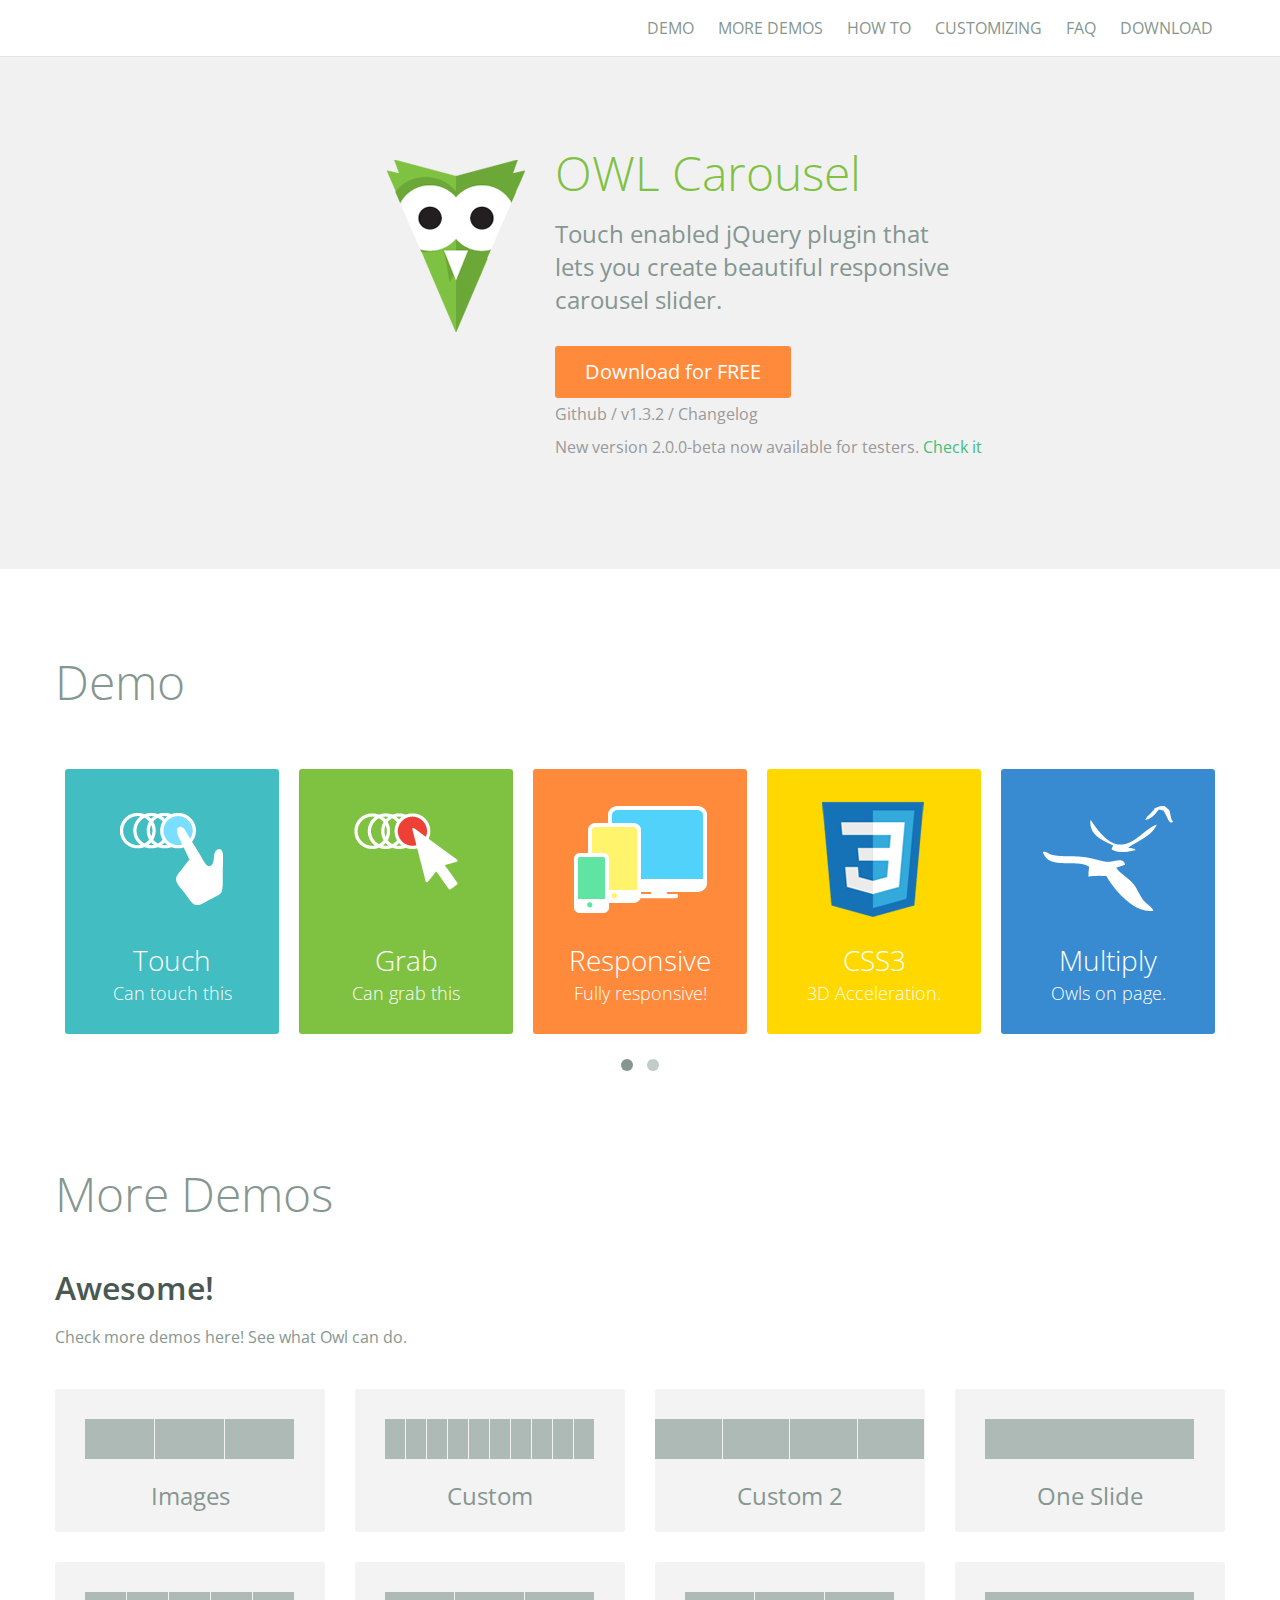
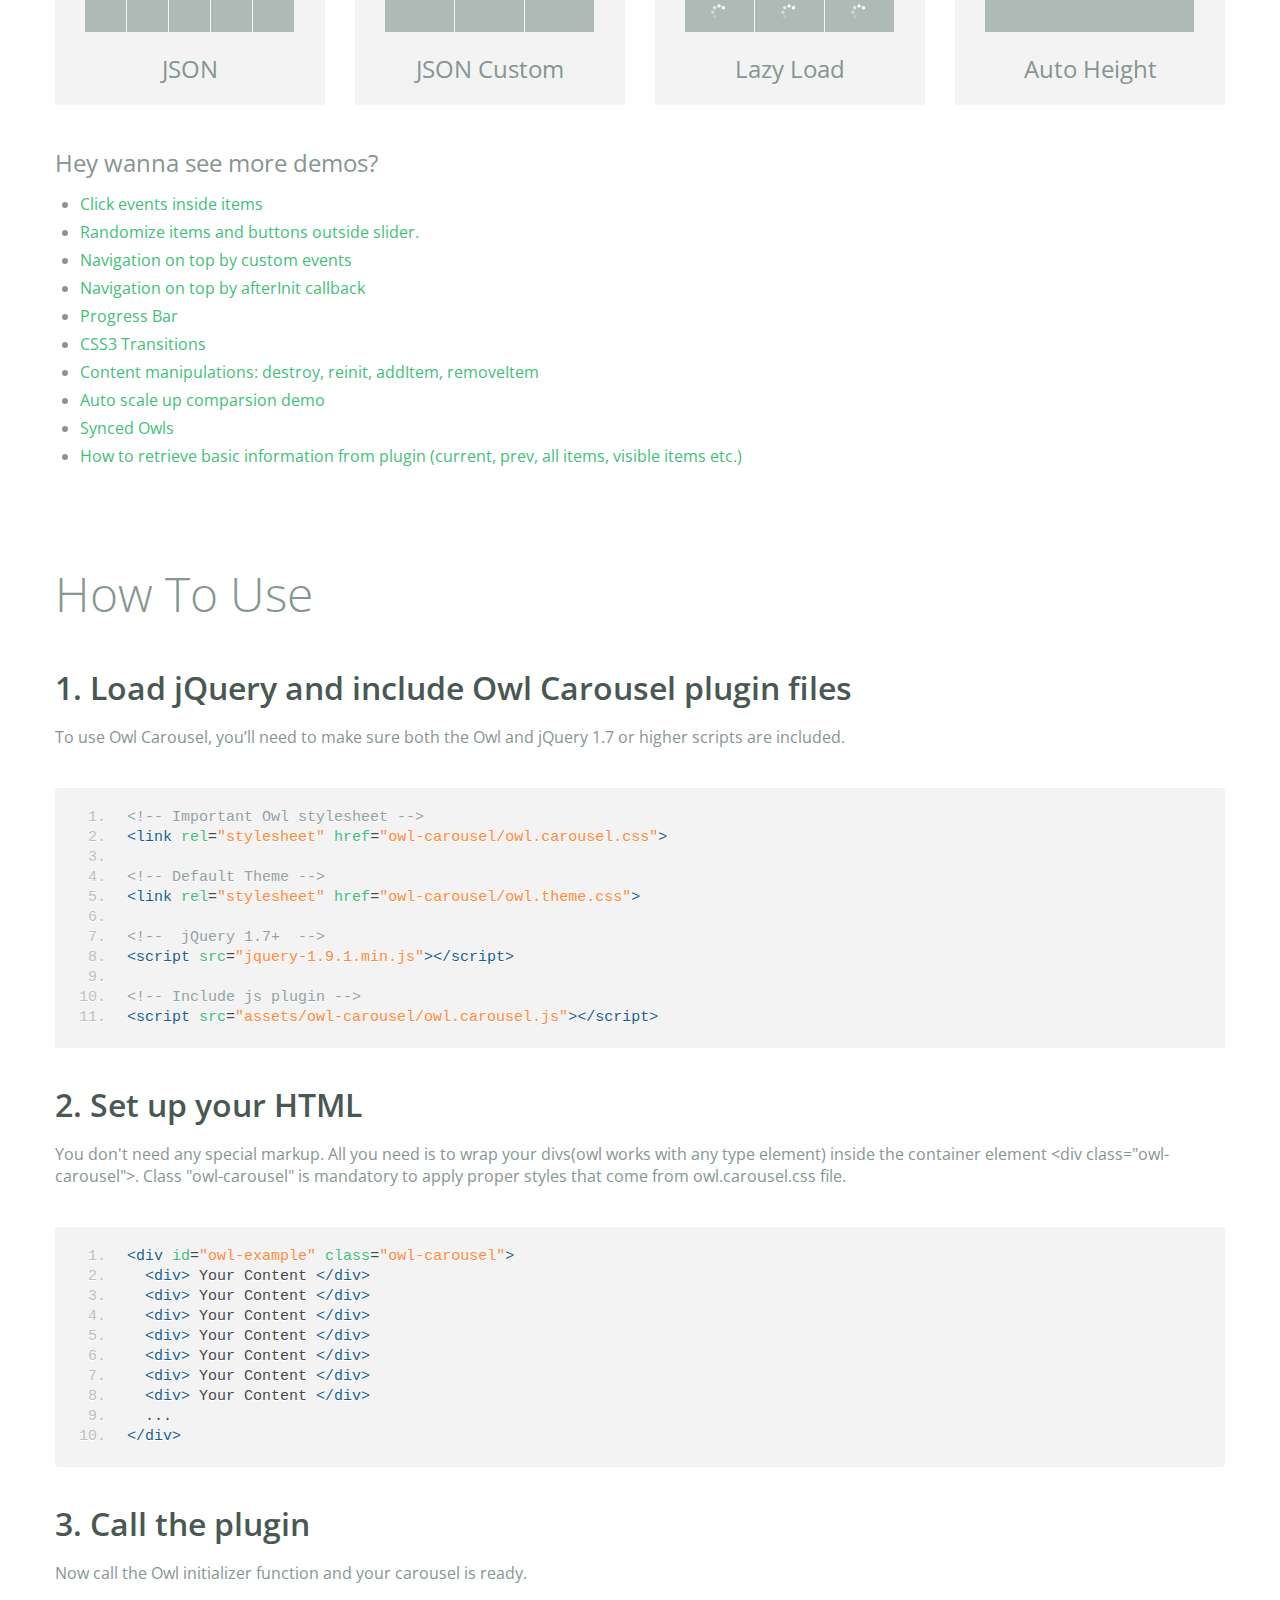
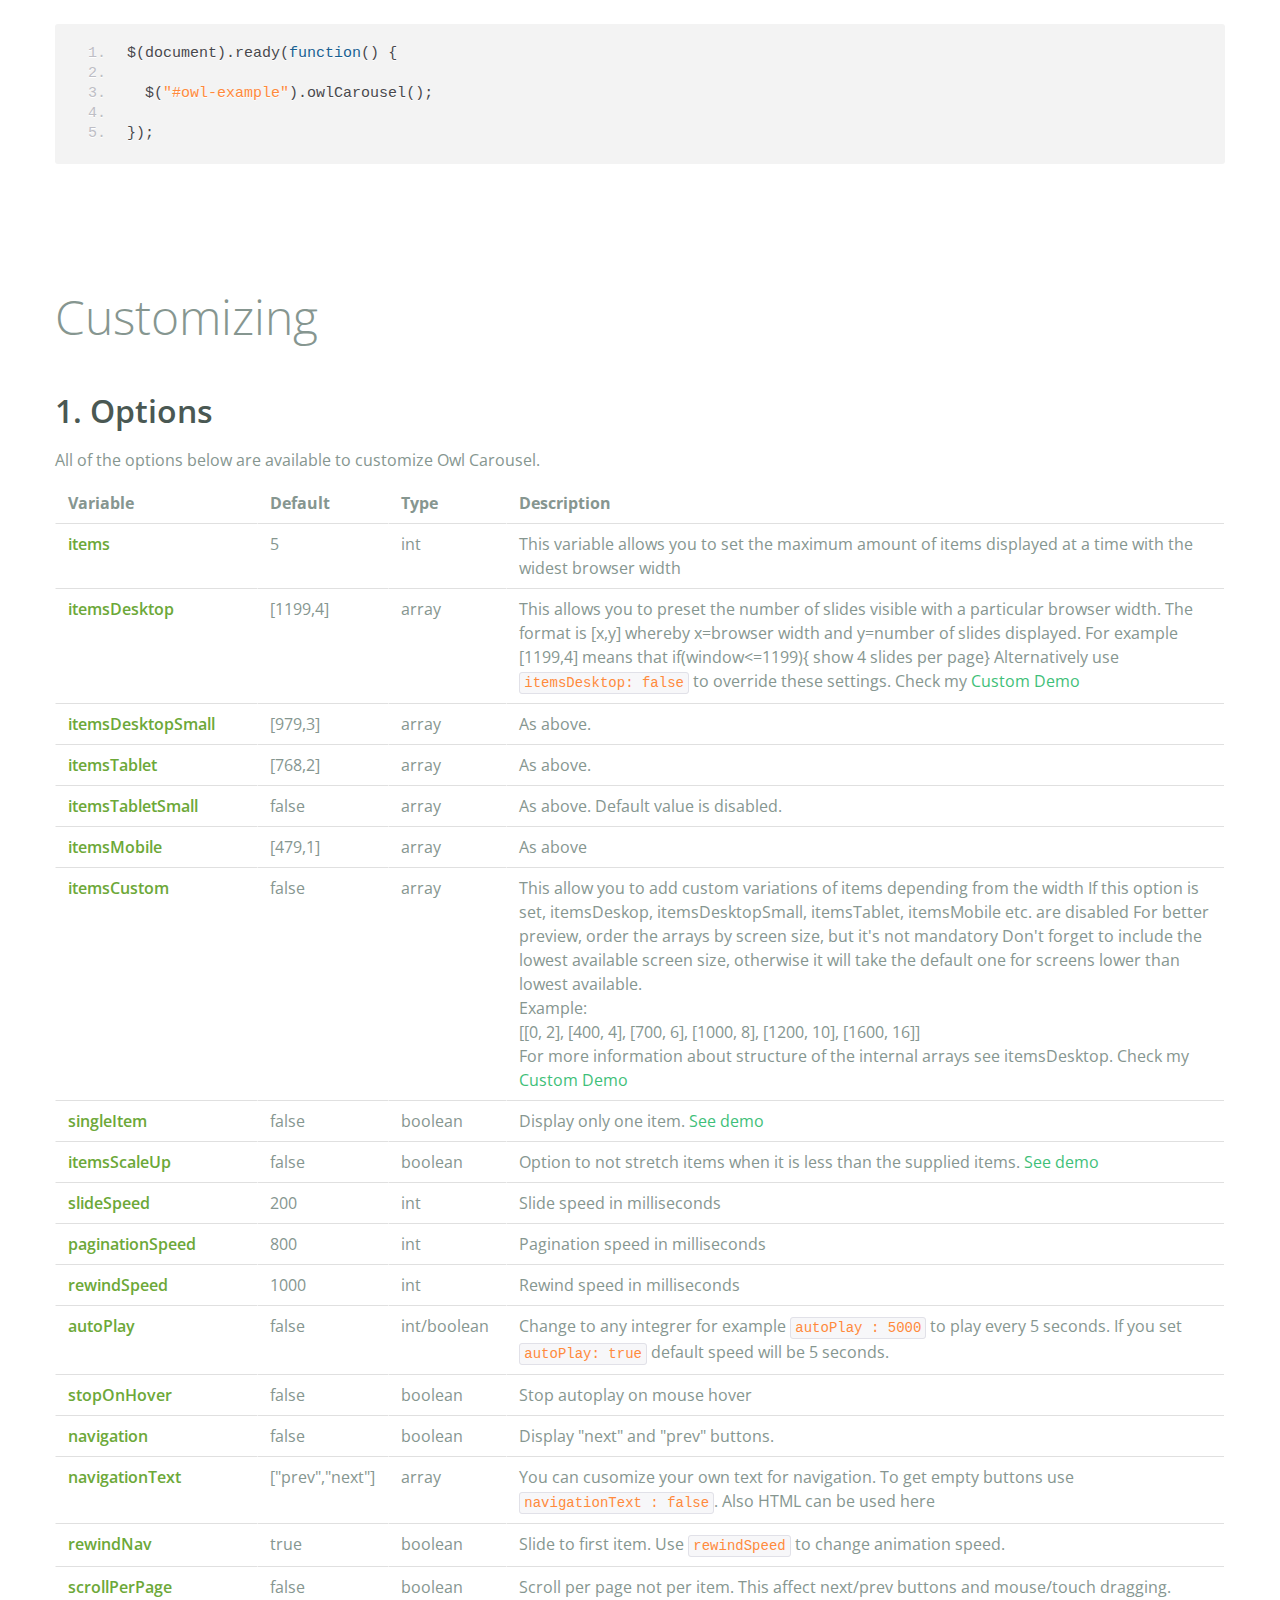
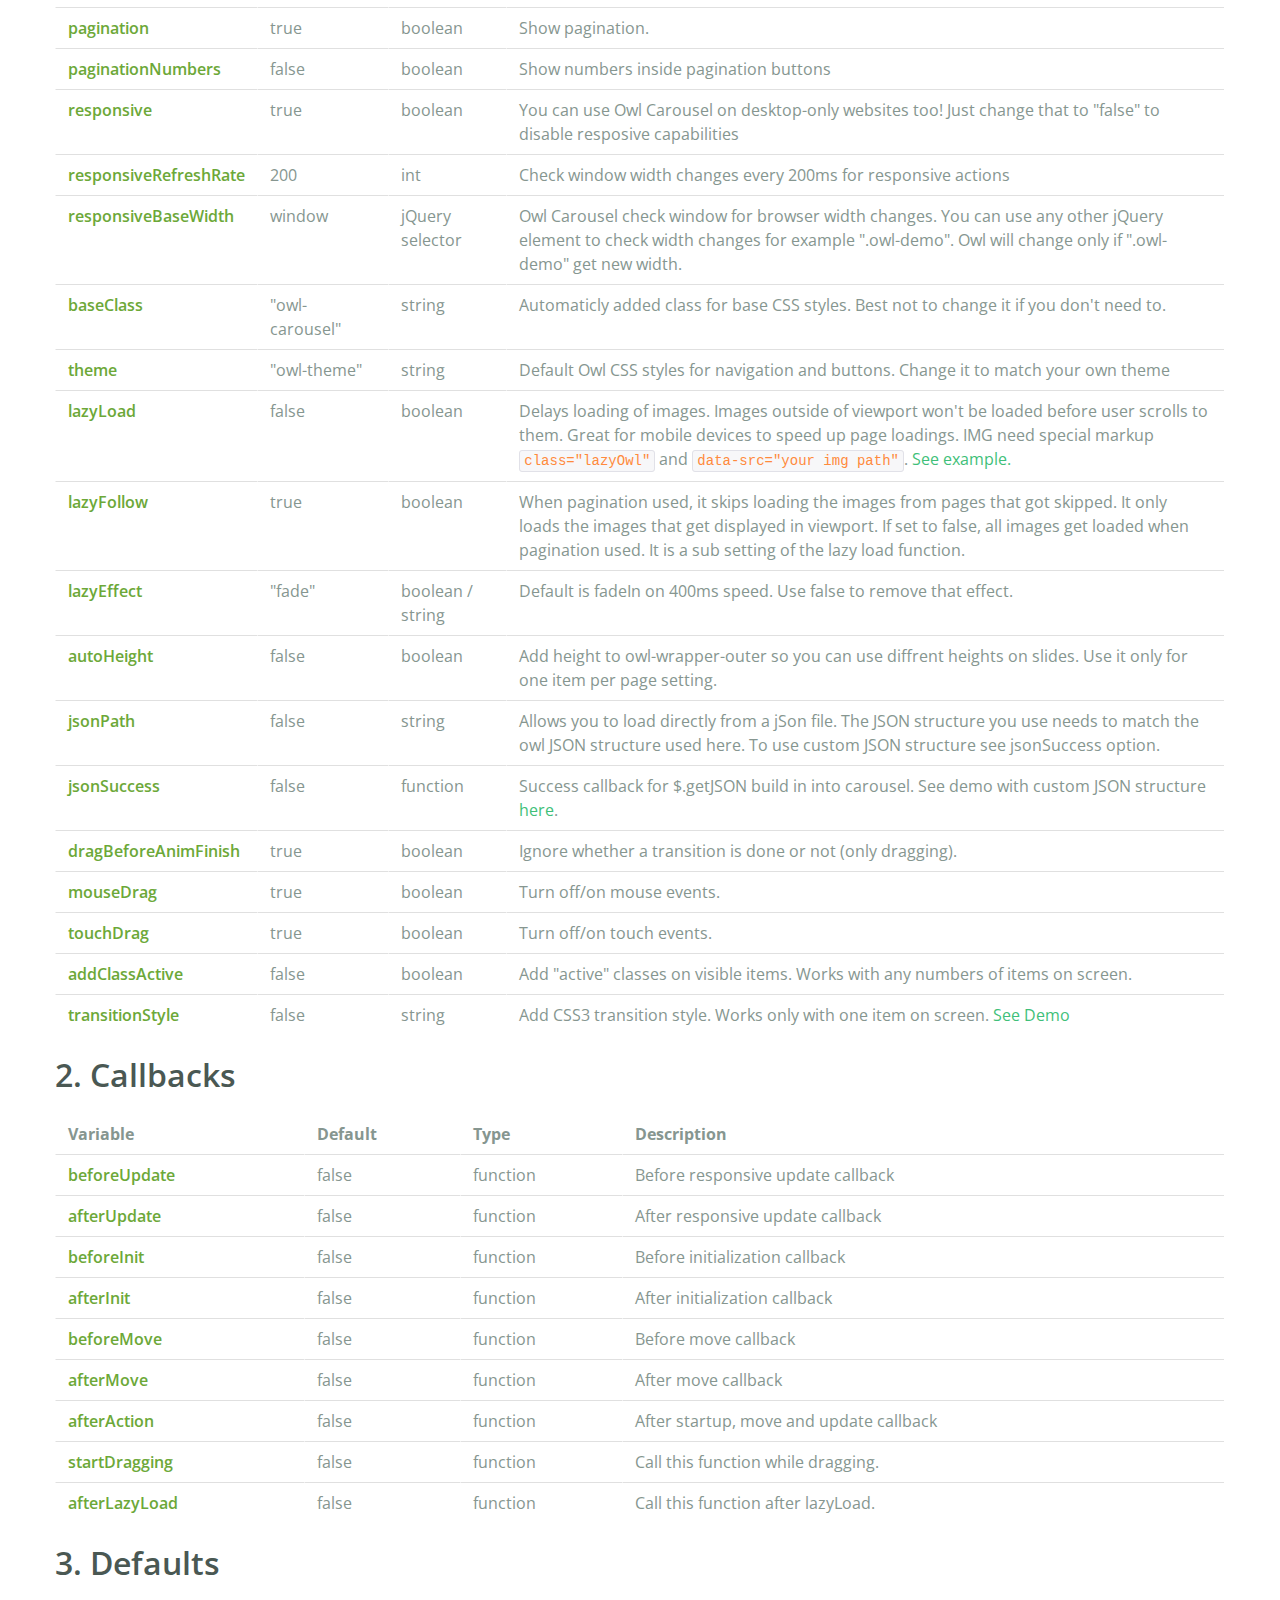
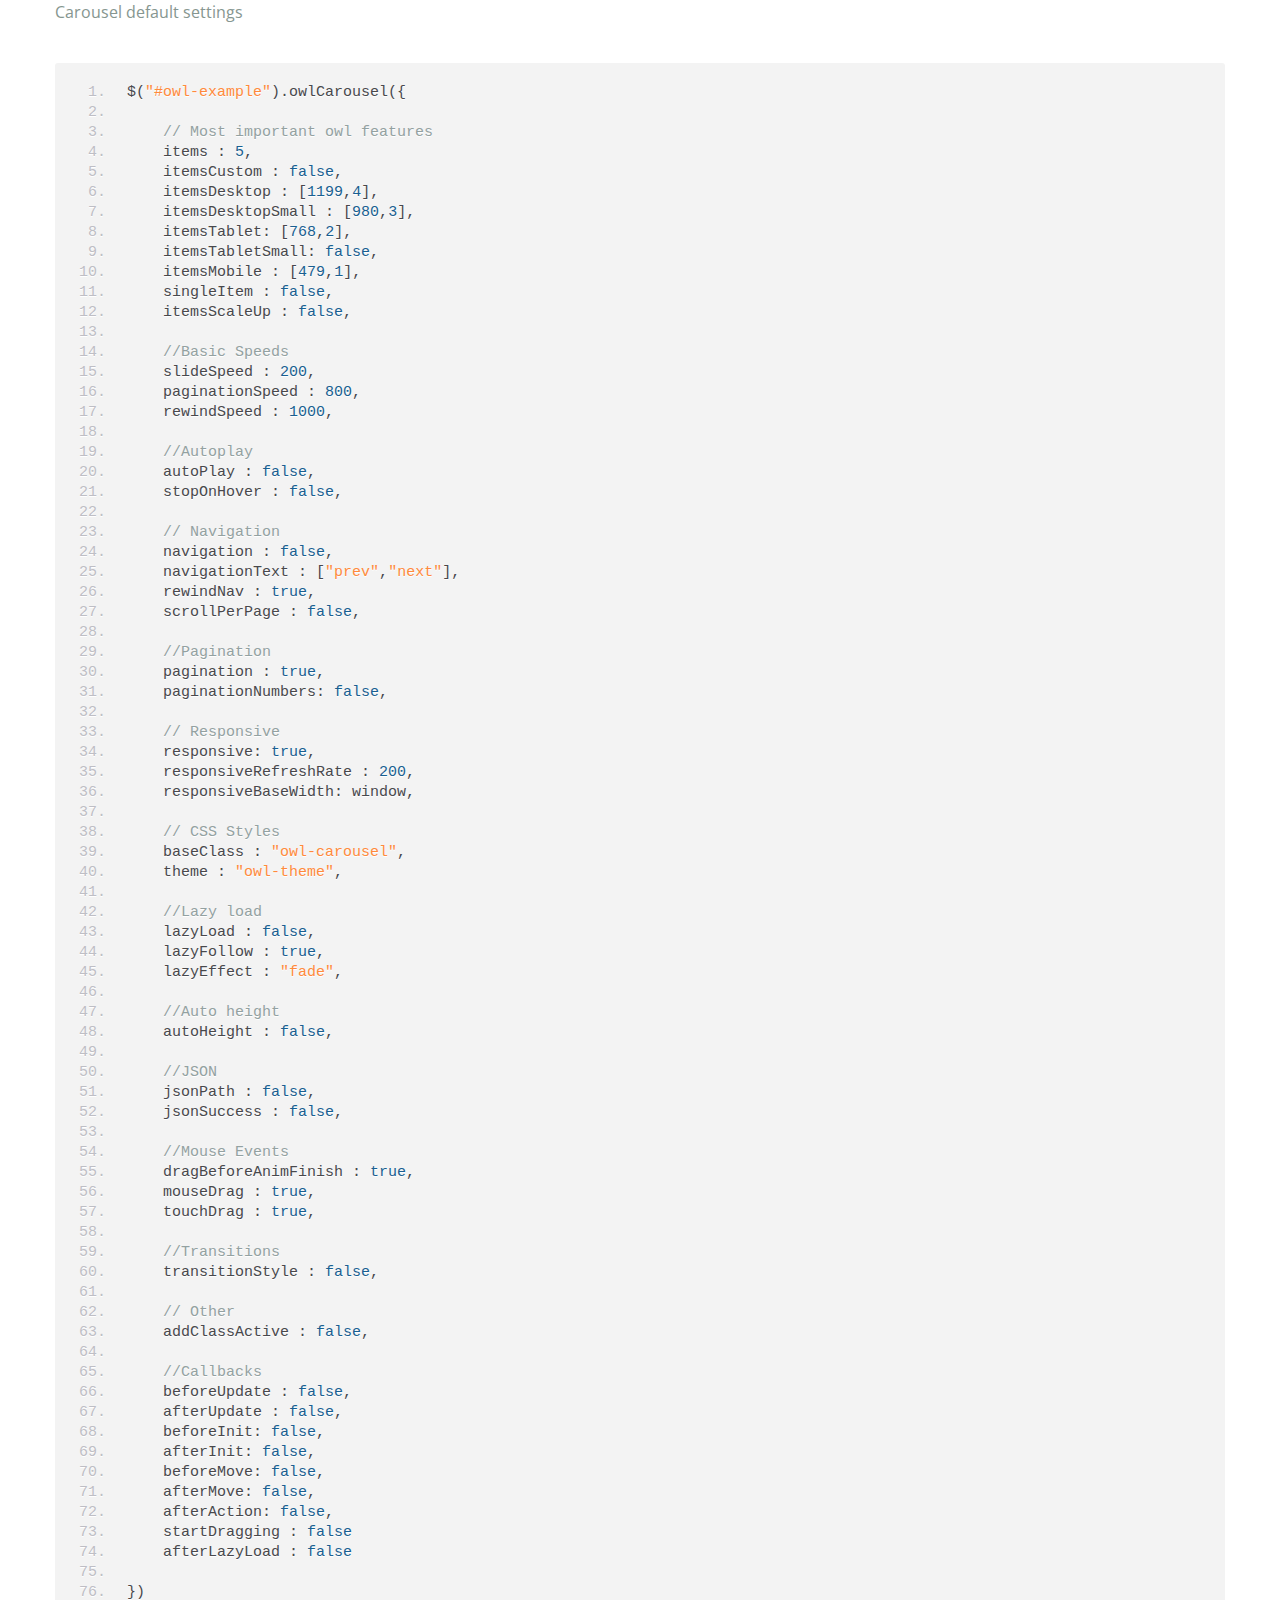
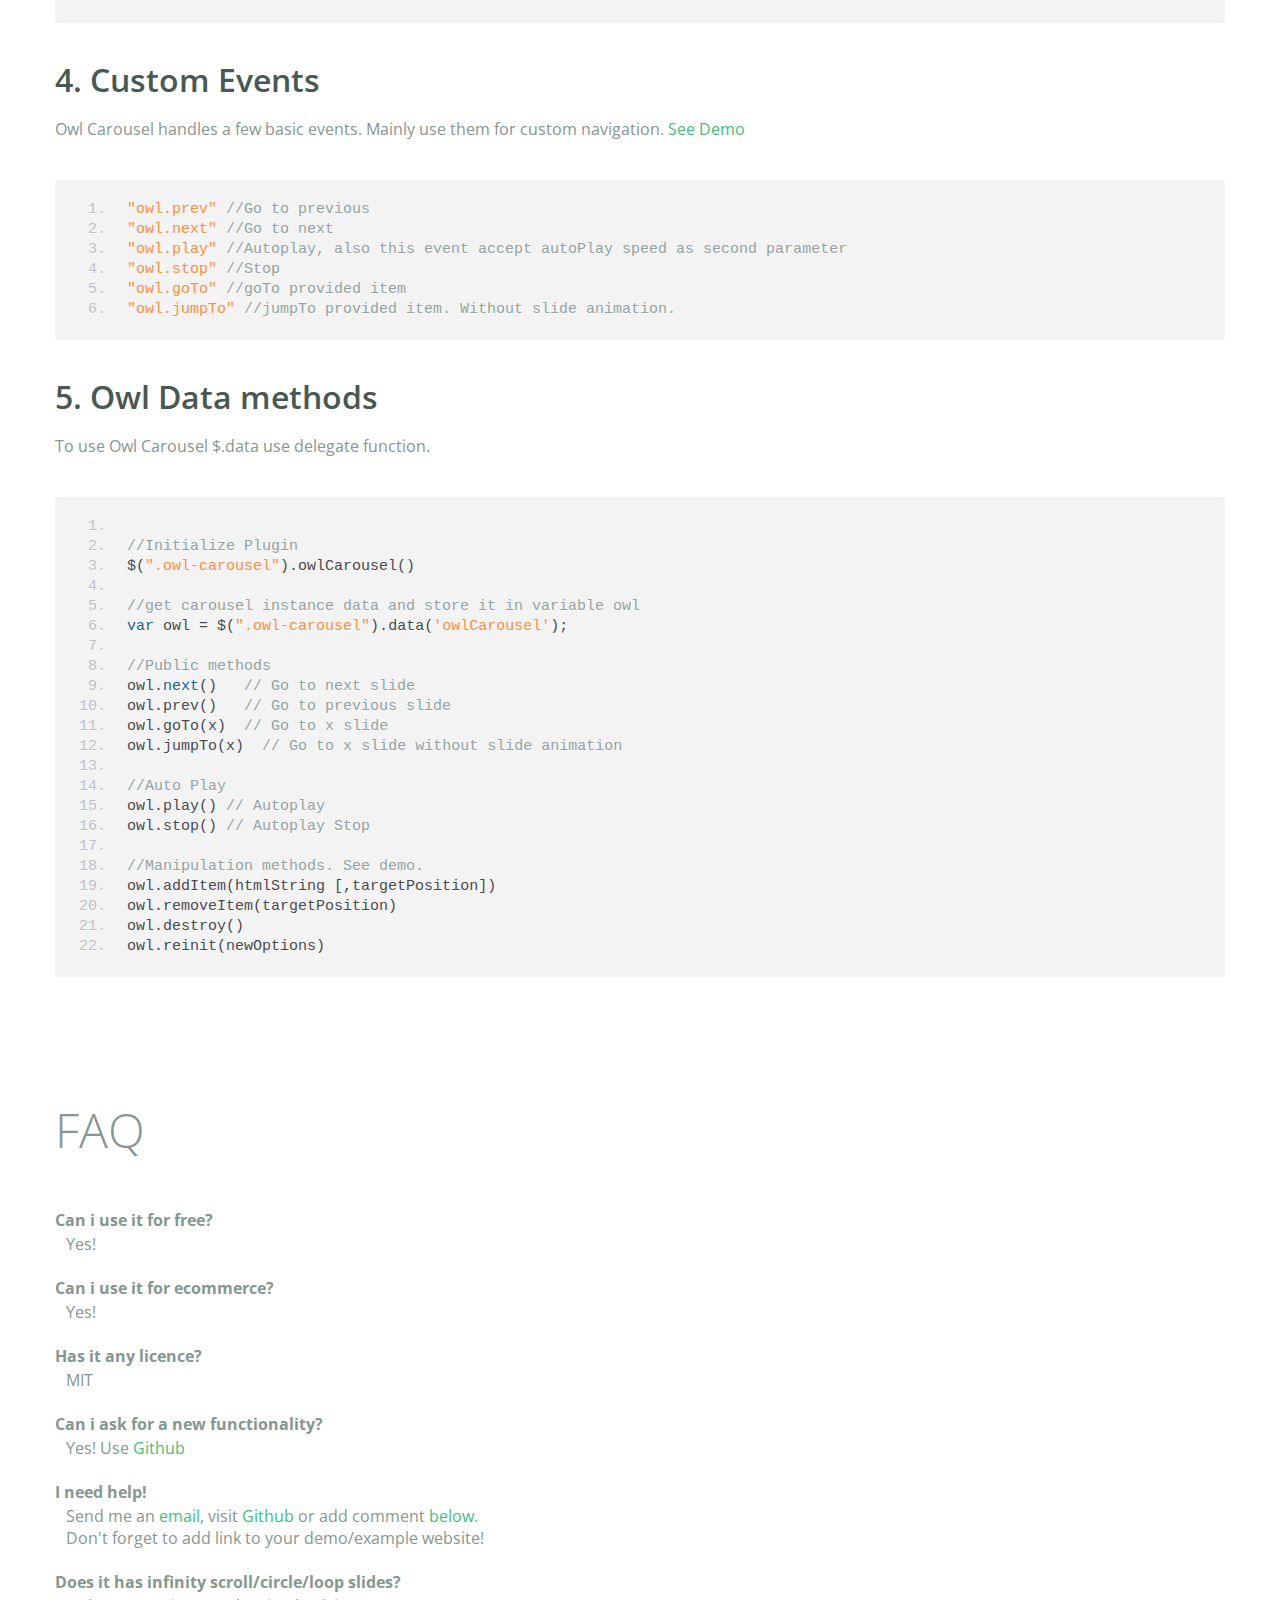
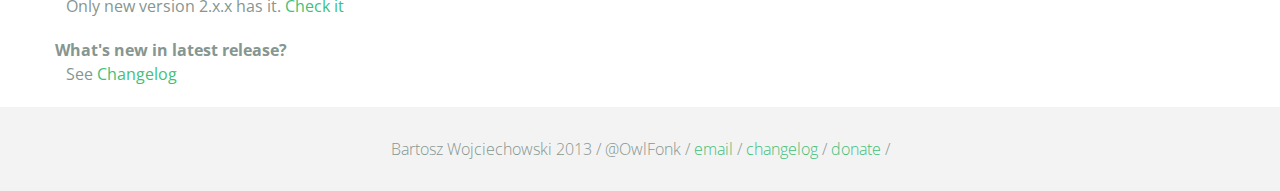
<file: Powerful-Customizable-jQuery-Carousel-Slider-OWL-Carousel/index.html>
<!DOCTYPE html>
<html lang="en">
  <head>
    <meta charset="utf-8">
    <title>Owl Carousel</title>
    <meta name="viewport" content="width=device-width, initial-scale=1.0">
    <meta name="description" content="jQuery Responsive Carousel - Owl Carusel">
    <meta name="author" content="Bartosz Wojciechowski">
    <meta name="keywords" content="HTML,CSS,JSON,JavaScript, jQuery, Responsive, Design, Owl, Carousel, Free">

    <link href='http://fonts.googleapis.com/css?family=Open+Sans:400italic,400,300,600,700' rel='stylesheet' type='text/css'>
    <link href="assets/css/bootstrapTheme.css" rel="stylesheet">
    <link href="assets/css/custom.css" rel="stylesheet">

    <!-- Owl Carousel Assets -->
    <link href="owl-carousel/owl.carousel.css" rel="stylesheet">
    <link href="owl-carousel/owl.theme.css" rel="stylesheet">

    <!-- Prettify -->
    <link href="assets/js/google-code-prettify/prettify.css" rel="stylesheet">

    <!-- Le fav and touch icons -->
    <link rel="apple-touch-icon-precomposed" sizes="144x144" href="assets/ico/apple-touch-icon-144-precomposed.png">
    <link rel="apple-touch-icon-precomposed" sizes="114x114" href="assets/ico/apple-touch-icon-114-precomposed.png">
      <link rel="apple-touch-icon-precomposed" sizes="72x72" href="assets/ico/apple-touch-icon-72-precomposed.png">
                    <link rel="apple-touch-icon-precomposed" href="assets/ico/apple-touch-icon-57-precomposed.png">
                                   <link rel="shortcut icon" href="assets/ico/favicon.png">
  </head>
  <body>
      <div id="top-nav" class="navbar navbar-fixed-top">
        <div class="navbar-inner">
          <div class="container">
            <button type="button" class="btn btn-navbar" data-toggle="collapse" data-target=".nav-collapse">
            <span class="icon-bar"></span>
            <span class="icon-bar"></span>
            <span class="icon-bar"></span>
          </button>
            <div class="nav-collapse collapse">
            <ul class="nav pull-right">
              <li><a href="#demo">Demo</a></li>
              <li><a href="#more-demos">More Demos</a></li>
              <li><a href="#how-to">How To</a></li>
              <li><a href="#customizing">Customizing</a></li>
              <li><a href="#faq">FAQ</a></li>
              <li><a href="owl.carousel.zip" class="download" data-spy="affix" data-offset-top="450">Download</a></li>
            </ul>
            </div>
          </div>
        </div>
      </div>

      <div id="header">
        <div class="container">
          <div class="row">
            <div class="span5">
                <img class="logo" src="assets/img/owl-logo.png" alt="Owl Logo">
              </div>
            <div class="span7">
              <h1>OWL Carousel </h1>
              <h3>Touch enabled jQuery plugin that lets you create beautiful responsive carousel slider.</h3>
              <a class="btn btn-success btn-large" href="owl.carousel.zip">Download for FREE</a>
              <p class="muted"><a class="muted" href="https://github.com/OwlFonk/OwlCarousel">Github</a> / v1.3.2 / <a class="muted" href="changelog.html">Changelog</a></p> 
              <p class="muted">New version 2.0.0-beta now available for testers. <a href="http://www.owlgraphic.com/owlcarousel2/">Check it</a></p>
            </div>
          </div>
        </div>
      </div>

      <div id="demo">
        <div class="container">
          <div class="row">
            <div class="span12">
              <h1>Demo</h1>
            </div>
          </div>

          <div class="row">
            <div class="span12">

              <div id="owl-example" class="owl-carousel">

                <div class="item darkCyan">
                  <img src="assets/img/demo-slides/touch.png" alt="Touch">
                    <h3>Touch</h3>
                    <h4>Can touch this</h4>
                </div>
                <div class="item forestGreen">
                  <img src="assets/img/demo-slides/grab.png" alt="Grab">
                    <h3>Grab</h3>
                    <h4>Can grab this</h4>
                </div>
                <div class="item orange">
                  <img src="assets/img/demo-slides/responsive.png" alt="Responsive">
                    <h3>Responsive</h3>
                    <h4>Fully responsive!</h4>
                </div>

                <div class="item yellow">
                  <img src="assets/img/demo-slides/css3.png" alt="CSS3">
                    <h3>CSS3</h3>
                    <h4>3D Acceleration.</h4>
                </div>

                <div class="item dodgerBlue">
                  <img src="assets/img/demo-slides/multi.png" alt="Multi">
                    <h3>Multiply</h3>
                    <h4>Owls on page.</h4>
                </div>

                <div class="item skyBlue">
                  <img src="assets/img/demo-slides/modern.png" alt="Modern Browsers">
                    <h3>Modern</h3>
                    <h4>Browsers Compatibility</h4>
                </div>

                <div class="item zombieGreen">
                  <img src="assets/img/demo-slides/zombie.png" alt="Zombie Browsers - old ones">
                    <h3>Zombie</h3>
                    <h4>Browsers Compatibility</h4>
                </div>

                <div class="item violet">
                  <img src="assets/img/demo-slides/controls.png" alt="Take Control">
                    <h3>Take Control</h3>
                    <h4>The way you like</h4>
                </div>

                <div class="item yellowLight">
                  <img src="assets/img/demo-slides/feather.png" alt="Light">
                    <h3>Light</h3>
                    <h4>As a feather</h4>
                </div>

                <div class="item steelGray">
                  <img src="assets/img/demo-slides/tons.png" alt="Tons of Opotions">
                    <h3>Tons</h3>
                    <h4>of options</h4>
                </div>

              </div>


            </div>
          </div>

        </div>
      </div>

    <div id="more-demos">
      <div class="container">

        <div class="row">
          <div class="span12">
            <h1>More Demos</h1>
            <h2>Awesome!</h2>
            <p>Check more demos here! See what Owl can do.</p>
          </div>
        </div>

        <div class="row demos-row">
          <div class="span3">
            <a href="demos/images.html" class="demo-box">
              <div class="demo-wrapper demo-images clearfix">
                <div class="demo-slide"><div class="bg"></div></div>
                <div class="demo-slide"><div class="bg"></div></div>
                <div class="demo-slide"><div class="bg"></div></div>
              </div>
              <h3>Images</h3>
            </a>
          </div>

          <div class="span3">
            <a href="demos/custom.html" class="demo-box">
              <div class="demo-wrapper demo-custom clearfix">
                <div class="demo-slide"><div class="bg"></div></div>
                <div class="demo-slide"><div class="bg"></div></div>
                <div class="demo-slide"><div class="bg"></div></div>
                <div class="demo-slide"><div class="bg"></div></div>
                <div class="demo-slide"><div class="bg"></div></div>
                <div class="demo-slide"><div class="bg"></div></div>
                <div class="demo-slide"><div class="bg"></div></div>
                <div class="demo-slide"><div class="bg"></div></div>
                <div class="demo-slide"><div class="bg"></div></div>
                <div class="demo-slide"><div class="bg"></div></div>
              </div>
              <h3>Custom</h3>
            </a>
          </div>

          <div class="span3">
            <a href="demos/itemsCustom.html" class="demo-box">
              <div class="demo-wrapper demo-full clearfix">
                <div class="demo-slide"><div class="bg"></div></div>
                <div class="demo-slide"><div class="bg"></div></div>
                <div class="demo-slide"><div class="bg"></div></div>
                <div class="demo-slide"><div class="bg"></div></div>
              </div>
              <h3>Custom 2</h3>
            </a>
          </div>

          <div class="span3">
            <a href="demos/one.html" class="demo-box">
              <div class="demo-wrapper demo-one clearfix">
                <div class="demo-slide"><div class="bg"></div></div>
              </div>
              <h3>One Slide</h3>
            </a>
          </div>

        </div>
        <div class="row demos-row">
          <div class="span3">
            <a href="demos/json.html" class="demo-box">
              <div class="demo-wrapper demo-Json clearfix">
                <div class="demo-slide"><div class="bg"></div></div>
                <div class="demo-slide"><div class="bg"></div></div>
                <div class="demo-slide"><div class="bg"></div></div>
                <div class="demo-slide"><div class="bg"></div></div>
                <div class="demo-slide"><div class="bg"></div></div>
              </div>
              <h3>JSON</h3>
            </a>
          </div>

          <div class="span3">
            <a href="demos/customJson.html" class="demo-box">
              <div class="demo-wrapper demo-Json-custom clearfix">
                <div class="demo-slide"><div class="bg"></div></div>
                <div class="demo-slide"><div class="bg"></div></div>
                <div class="demo-slide"><div class="bg"></div></div>
              </div>
              <h3>JSON Custom</h3>
            </a>
          </div>

          <div class="span3">
            <a href="demos/lazyLoad.html" class="demo-box">
              <div class="demo-wrapper demo-lazy clearfix">
                <div class="demo-slide"><div class="bg"></div></div>
                <div class="demo-slide"><div class="bg"></div></div>
                <div class="demo-slide"><div class="bg"></div></div>
              </div>
              <h3>Lazy Load</h3>
            </a>
          </div>

          <div class="span3">
            <a href="demos/autoHeight.html" class="demo-box">
              <div class="demo-wrapper demo-height clearfix">
                <div class="demo-slide"><div class="bg"></div></div>
              </div>
              <h3>Auto Height</h3>
            </a>
          </div>

          
        </div>

        <div class="row">
          <div class="span12">
            <h3>Hey wanna see more demos?</h3>
            <ul>
              <li>
                <a href="demos/click.html">Click events inside items</a>
              </li>
              <li>
                <a href="demos/randomOrder.html">Randomize items and buttons outside slider.</a>
              </li>
              <li>
                <a href="demos/navOnTop.html">Navigation on top by custom events</a>
              </li>
              <li>
                <a href="demos/navOnTop2.html">Navigation on top by afterInit callback</a>
              </li>
              <li>
                <a href="demos/progressBar.html">Progress Bar</a>
              </li>
              <li>
                <a href="demos/transitions.html">CSS3 Transitions</a>
              </li>
              <li>
                <a href="demos/manipulations.html">Content manipulations: destroy, reinit, addItem, removeItem</a>
              </li>
              <li>
                <a href="demos/scaleup.html">Auto scale up comparsion demo</a>
              </li>
              <li>
                <a href="demos/sync.html">Synced Owls</a>
              </li>
              <li>
                <a href="demos/owlStatus.html">How to retrieve basic information from plugin (current, prev, all items, visible items etc.)</a>
              </li>
            </ul>
            
          </div>
        </div>


      </div>
    </div>

    <div id="how-to">
      <div class="container">
        <div class="row">
          <div class="span12">
            <h1>How To Use</h1>
            <h2>1. Load jQuery and include Owl Carousel plugin files</h2>
            <p>To use Owl Carousel, you’ll need to make sure both the Owl and jQuery 1.7 or higher scripts are included.</p>
<pre class="pre-show prettyprint linenums">
&lt;!-- Important Owl stylesheet --&gt;
&lt;link rel="stylesheet" href="owl-carousel/owl.carousel.css"&gt;

&lt;!-- Default Theme --&gt;
&lt;link rel="stylesheet" href="owl-carousel/owl.theme.css"&gt;

&lt;!--  jQuery 1.7+  --&gt;
&lt;script src="jquery-1.9.1.min.js"&gt;&lt;/script&gt;

&lt;!-- Include js plugin --&gt;
&lt;script src="assets/owl-carousel/owl.carousel.js"&gt;&lt;/script&gt;
</pre>
          <h2>2. Set up your HTML</h2>
          <p>You don't need any special markup. All you need is to wrap your divs(owl works with any type element) inside the container element &lt;div class="owl-carousel"&gt;. Class "owl-carousel" is mandatory to apply proper styles that come from owl.carousel.css file.</p>
<pre class="pre-show prettyprint linenums">
&lt;div id="owl-example" class="owl-carousel"&gt;
  &lt;div&gt; Your Content &lt;/div&gt;
  &lt;div&gt; Your Content &lt;/div&gt;
  &lt;div&gt; Your Content &lt;/div&gt;
  &lt;div&gt; Your Content &lt;/div&gt;
  &lt;div&gt; Your Content &lt;/div&gt;
  &lt;div&gt; Your Content &lt;/div&gt;
  &lt;div&gt; Your Content &lt;/div&gt;
  ...
&lt;/div>
</pre>    
          <h2>3. Call the plugin</h2>
          <p>Now call the Owl initializer function and your carousel is ready.</p>
<pre class="pre-show prettyprint linenums">
$(document).ready(function() {

  $("#owl-example").owlCarousel();

});
</pre>  
          </div>
        </div>
      </div>
    </div>


    <div id="customizing">
      <div class="container">
        <div class="row">
          <div class="span12">
            <h1>Customizing</h1>
            <h2>1. Options</h2>
            <p>All of the options below are available to customize Owl Carousel.</p> 
            <table class="table hp-table table-bordered table-striped">
              <thead>
                <tr>
                  <th>Variable</th>
                  <th>Default</th>
                  <th>Type</th>
                  <th>Description</th>
                </tr>
              </thead>
              <tbody>
                <tr>
                  <td><span class="text-emp">items</span></td>
                  <td>5</td>
                  <td>int</td>
                  <td>This variable allows you to set the maximum amount of items displayed at a time with the widest browser width</td>
                </tr>
                 <tr>
                  <td><span class="text-emp">itemsDesktop</span></td>
                  <td>[1199,4]</td>
                  <td>array</td>
                  <td>This allows you to preset the number of slides visible with a particular browser width. The format is [x,y] whereby x=browser width and y=number of slides displayed. For example [1199,4] means that if(window&lt;=1199){ show 4 slides per page}
                    Alternatively use <code>itemsDesktop: false</code> to override these settings. Check my <a href="demos/custom.html">Custom Demo</a></td>
                </tr>
                <tr>
                  <td><span class="text-emp">itemsDesktopSmall</span></td>
                  <td>[979,3]</td>
                  <td>array</td>
                  <td>As above.</td>
                </tr>
                <tr>
                  <td><span class="text-emp">itemsTablet</span></td>
                  <td>[768,2]</td>
                  <td>array</td>
                  <td>As above.</td>
                </tr>
                <tr>
                  <td><span class="text-emp">itemsTabletSmall</span></td>
                  <td>false</td>
                  <td>array</td>
                  <td>As above. Default value is disabled.</td>
                </tr>
                <tr>
                  <td><span class="text-emp">itemsMobile</span></td>
                  <td>[479,1]</td>
                  <td>array</td>
                  <td>As above</td>
                </tr>
                <tr>
                  <td><span class="text-emp">itemsCustom</span></td>
                  <td>false</td>
                  <td>array</td>
                  <td>
                    This allow you to add custom variations of items depending from the width
                    If this option is set, itemsDeskop, itemsDesktopSmall, itemsTablet, itemsMobile etc. are disabled
                    For better preview, order the arrays by screen size, but it's not mandatory
                    Don't forget to include the lowest available screen size, otherwise it will take the default one for screens lower than lowest available.
                    <br />Example:<br /> [[0, 2], [400, 4], [700, 6], [1000, 8], [1200, 10], [1600, 16]]<br />
                    For more information about structure of the internal arrays see itemsDesktop. Check my <a href="demos/custom.html">Custom Demo</a></td>
                </tr>
                <tr>
                  <td><span class="text-emp">singleItem</span></td>
                  <td>false</td>
                  <td>boolean</td>
                  <td>Display only one item. <a href="demos/one.html">See demo</a></td>
                </tr>
                <tr>
                  <td><span class="text-emp">itemsScaleUp</span></td>
                  <td>false</td>
                  <td>boolean</td>
                  <td>Option to not stretch items when it is less than the supplied items. <a href="demos/scaleup.html">See demo</a></td>
                </tr>
                <tr>
                  <td><span class="text-emp">slideSpeed</span></td>
                  <td>200</td>
                  <td>int</td>
                  <td>Slide speed in milliseconds</td>
                </tr>
                <tr>
                  <td><span class="text-emp">paginationSpeed</span></td>
                  <td>800</td>
                  <td>int</td>
                  <td>Pagination speed in milliseconds</td>
                </tr>
                <tr>
                  <td><span class="text-emp">rewindSpeed</span></td>
                  <td>1000</td>
                  <td>int</td>
                  <td>Rewind speed in milliseconds</td>
                </tr>
                <tr>
                  <td><span class="text-emp">autoPlay</span></td>
                  <td>false</td>
                  <td>int/boolean</td>
                  <td>Change to any integrer for example <code>autoPlay : 5000</code> to play every 5 seconds. If you set <code>autoPlay: true</code> default speed will be 5 seconds.</td>
                </tr>
                <tr>
                <tr>
                  <td><span class="text-emp">stopOnHover</span></td>
                  <td>false</td>
                  <td>boolean</td>
                  <td>Stop autoplay on mouse hover</td>
                </tr>
                <tr>
                <tr>
                  <td><span class="text-emp">navigation</span></td>
                  <td>false</td>
                  <td>boolean</td>
                  <td>Display "next" and "prev" buttons.</td>
                </tr>
                <tr>
                  <td><span class="text-emp">navigationText</span></td>
                  <td>["prev","next"]</td>
                  <td>array</td>
                  <td>You can cusomize your own text for navigation. To get empty buttons use <code>navigationText : false</code>. Also HTML can be used here</td>
                </tr>
                <tr>
                  <td><span class="text-emp">rewindNav</span></td>
                  <td>true</td>
                  <td>boolean</td>
                  <td>Slide to first item. Use <code>rewindSpeed</code> to change animation speed. </td>
                </tr>
                <tr>
                  <td><span class="text-emp">scrollPerPage</span></td>
                  <td>false</td>
                  <td>boolean</td>
                  <td>Scroll per page not per item. This affect next/prev buttons and mouse/touch dragging.</td>
                </tr>
                <tr>
                  <td><span class="text-emp">pagination</span></td>
                  <td>true</td>
                  <td>boolean</td>
                  <td>Show pagination.</td>
                </tr>
                <tr>
                  <td><span class="text-emp">paginationNumbers</span></td>
                  <td>false</td>
                  <td>boolean</td>
                  <td>Show numbers inside pagination buttons</td>
                </tr>
                <tr>
                  <td><span class="text-emp">responsive</span></td>
                  <td>true</td>
                  <td>boolean</td>
                  <td>You can use Owl Carousel on desktop-only websites too! Just change that to "false" to disable resposive capabilities</td>
                </tr>
                <tr>
                  <td><span class="text-emp">responsiveRefreshRate</span></td>
                  <td>200</td>
                  <td>int</td>
                  <td>Check window width changes every 200ms for responsive actions</td>
                </tr>
                <tr>
                  <td><span class="text-emp">responsiveBaseWidth</span></td>
                  <td>window</td>
                  <td>jQuery selector</td>
                  <td>Owl Carousel check window for browser width changes. You can use any other jQuery element to check width changes for example ".owl-demo". Owl will change only if ".owl-demo" get new width.</td>
                </tr>
                <tr>
                  <td><span class="text-emp">baseClass</span></td>
                  <td>"owl-carousel"</td>
                  <td>string</td>
                  <td>Automaticly added class for base CSS styles. Best not to change it if you don't need to.</td>
                </tr>
                <tr>
                  <td><span class="text-emp">theme</span></td>
                  <td>"owl-theme"</td>
                  <td>string</td>
                  <td>Default Owl CSS styles for navigation and buttons. Change it to match your own theme</td>
                </tr>
                <tr>
                  <td><span class="text-emp">lazyLoad</span></td>
                  <td>false</td>
                  <td>boolean</td>
                  <td>Delays loading of images. Images outside of viewport won't be loaded before user scrolls to them. Great for mobile devices to speed up page loadings. IMG need special markup <code>class="lazyOwl"</code> and <code>data-src="your img path"</code>. <a href="demos/lazyLoad.html">See example.</a></td>
                </tr>
                <tr>
                  <td><span class="text-emp">lazyFollow</span></td>
                  <td>true</td>
                  <td>boolean</td>
                  <td>When pagination used, it skips loading the images from pages that got skipped. It only loads the images that get displayed in viewport. If set to false, all images get loaded when pagination used. It is a sub setting of the lazy load function.</td>
                </tr>
                <tr>
                  <td><span class="text-emp">lazyEffect</span></td>
                  <td>"fade"</td>
                  <td>boolean / string</td>
                  <td>Default is fadeIn on 400ms speed. Use false to remove that effect.</td>
                </tr>
                <tr>
                  <td><span class="text-emp">autoHeight</span></td>
                  <td>false</td>
                  <td>boolean</td>
                  <td>Add height to owl-wrapper-outer so you can use diffrent heights on slides. Use it only for one item per page setting.</td>
                </tr>
                <tr>
                  <td><span class="text-emp">jsonPath</span></td>
                  <td>false</td>
                  <td>string</td>
                  <td>Allows you to load directly from a jSon file. The JSON structure you use needs to match the owl JSON structure used here. To use custom JSON structure see jsonSuccess option.</td>
                </tr>
                <tr>
                  <td><span class="text-emp">jsonSuccess</span></td>
                  <td>false</td>
                  <td>function</td>
                  <td>Success callback for $.getJSON build in into carousel. See demo with custom JSON structure <a href="demos/customJson.html">here</a>. </td>
                </tr>
                <tr>
                  <td><span class="text-emp">dragBeforeAnimFinish</span></td>
                  <td>true</td>
                  <td>boolean</td>
                  <td>Ignore whether a transition is done or not (only dragging).</td>
                </tr>
                <tr>
                  <td><span class="text-emp">mouseDrag</span></td>
                  <td>true</td>
                  <td>boolean</td>
                  <td>Turn off/on mouse events.</td>
                </tr>
                <tr>
                  <td><span class="text-emp">touchDrag</span></td>
                  <td>true</td>
                  <td>boolean</td>
                  <td>Turn off/on touch events.</td>
                </tr>
                <tr>
                  <td><span class="text-emp">addClassActive</span></td>
                  <td>false</td>
                  <td>boolean</td>
                  <td>Add "active" classes on visible items. Works with any numbers of items on screen.</td>
                </tr>
                <tr>
                  <td><span class="text-emp">transitionStyle</span></td>
                  <td>false</td>
                  <td>string</td>
                  <td>Add CSS3 transition style. Works only with one item on screen. <a href="demos/transitions.html">See Demo</a></td>
                </tr>
              </tbody>
            </table>
            <h2>2. Callbacks</h2>
            <table class="table hp-table table-bordered table-striped">
              <thead>
                <tr>
                  <th>Variable</th>
                  <th>Default</th>
                  <th>Type</th>
                  <th>Description</th>
                </tr>
              </thead>
              <tbody>
                <tr>
                  <td><span class="text-emp">beforeUpdate</span></td>
                  <td>false</td>
                  <td>function</td>
                  <td>Before responsive update callback</td>
                </tr>
                <tr>
                  <td><span class="text-emp">afterUpdate</span></td>
                  <td>false</td>
                  <td>function</td>
                  <td>After responsive update callback</td>
                </tr>
                <tr>
                  <td><span class="text-emp">beforeInit</span></td>
                  <td>false</td>
                  <td>function</td>
                  <td>Before initialization callback</td>
                </tr>
                <tr>
                  <td><span class="text-emp">afterInit</span></td>
                  <td>false</td>
                  <td>function</td>
                  <td>After initialization callback</td>
                </tr>
                <tr>
                  <td><span class="text-emp">beforeMove</span></td>
                  <td>false</td>
                  <td>function</td>
                  <td>Before move callback</td>
                </tr>
                <tr>
                  <td><span class="text-emp">afterMove</span></td>
                  <td>false</td>
                  <td>function</td>
                  <td>After move callback</td>
                </tr>
                <tr>
                  <td><span class="text-emp">afterAction</span></td>
                  <td>false</td>
                  <td>function</td>
                  <td>After startup, move and update callback</td>
                </tr>
                <tr>
                  <td><span class="text-emp">startDragging</span></td>
                  <td>false</td>
                  <td>function</td>
                  <td>Call this function while dragging.</td>
                </tr>
                <tr>
                  <td><span class="text-emp">afterLazyLoad</span></td>
                  <td>false</td>
                  <td>function</td>
                  <td>Call this function after lazyLoad.</td>
                </tr>
              </tbody>
            </table>

              <h2>3. Defaults</h2>
              <p>Carousel default settings</p>
<pre class="pre-show prettyprint linenums">
$("#owl-example").owlCarousel({

    // Most important owl features
    items : 5,
    itemsCustom : false,
    itemsDesktop : [1199,4],
    itemsDesktopSmall : [980,3],
    itemsTablet: [768,2],
    itemsTabletSmall: false,
    itemsMobile : [479,1],
    singleItem : false,
    itemsScaleUp : false,

    //Basic Speeds
    slideSpeed : 200,
    paginationSpeed : 800,
    rewindSpeed : 1000,

    //Autoplay
    autoPlay : false,
    stopOnHover : false,

    // Navigation
    navigation : false,
    navigationText : ["prev","next"],
    rewindNav : true,
    scrollPerPage : false,

    //Pagination
    pagination : true,
    paginationNumbers: false,

    // Responsive 
    responsive: true,
    responsiveRefreshRate : 200,
    responsiveBaseWidth: window,

    // CSS Styles
    baseClass : "owl-carousel",
    theme : "owl-theme",

    //Lazy load
    lazyLoad : false,
    lazyFollow : true,
    lazyEffect : "fade",

    //Auto height
    autoHeight : false,

    //JSON 
    jsonPath : false, 
    jsonSuccess : false,

    //Mouse Events
    dragBeforeAnimFinish : true,
    mouseDrag : true,
    touchDrag : true,

    //Transitions
    transitionStyle : false,

    // Other
    addClassActive : false,

    //Callbacks
    beforeUpdate : false,
    afterUpdate : false,
    beforeInit: false, 
    afterInit: false, 
    beforeMove: false, 
    afterMove: false,
    afterAction: false,
    startDragging : false
    afterLazyLoad : false

})
</pre>
              <h2>4. Custom Events</h2>
              <p>Owl Carousel handles a few basic events. Mainly use them for custom navigation. <a href="demos/custom.html">See Demo</a></p>

<pre class="pre-show prettyprint linenums">
"owl.prev" //Go to previous
"owl.next" //Go to next
"owl.play" //Autoplay, also this event accept autoPlay speed as second parameter
"owl.stop" //Stop
"owl.goTo" //goTo provided item
"owl.jumpTo" //jumpTo provided item. Without slide animation.
</pre>

              <h2>5. Owl Data methods</h2>
              <p>To use Owl Carousel $.data use delegate function.</p>
              
<pre class="pre-show prettyprint linenums">

//Initialize Plugin
$(".owl-carousel").owlCarousel()

//get carousel instance data and store it in variable owl
var owl = $(".owl-carousel").data('owlCarousel');

//Public methods
owl.next()   // Go to next slide
owl.prev()   // Go to previous slide
owl.goTo(x)  // Go to x slide
owl.jumpTo(x)  // Go to x slide without slide animation

//Auto Play
owl.play() // Autoplay
owl.stop() // Autoplay Stop

//Manipulation methods. <a href="demos/manipulations.html">See demo.</a>
owl.addItem(htmlString [,targetPosition])
owl.removeItem(targetPosition)
owl.destroy()
owl.reinit(newOptions)
</pre>
          </div>
        </div>
      </div>
    </div>

    <div id="faq" class="container">
      <div class="row">
        <div class="span12">
          <h1>FAQ</h1>
          <dl>
            <dt>Can i use it for free?</dt>
            <dd>Yes!</dd>
            <dt>Can i use it for ecommerce?</dt>
            <dd>Yes!</dd>
            <dt>Has it any licence?</dt>
            <dd>MIT</dd>
            <dt>Can i ask for a new functionality?</dt>
            <dd>Yes! Use <a href="https://github.com/OwlFonk/OwlCarousel">Github</a></dd>
            <dt>I need help!</dt>
            <dd>Send me an <a href="mailto:owl@owlgraphic.com?subject=Hey Owl! I need help">email</a>, visit <a href="https://github.com/OwlFonk/OwlCarousel">Github</a> or add comment <a href="#disqus">below.</a><br>Don't forget to add link to your demo/example website!</dd>
            <dt>Does it has infinity scroll/circle/loop slides?</dt>
            <dd>Only new version 2.x.x has it. <a href="http://www.owlgraphic.com/owlcarousel2/">Check it</a></dd>
            <dt>What's new in latest release?</dt>
            <dd>See <a href="changelog.html">Changelog</a></dd>
          </dl>
        </div>
      </div>
    </div>

    <div class="container disqus">
        <div class="row">
          <div class="span12">
            <h1>Disqus</h1>

    <div id="disqus_thread"></div>
    <noscript>Please enable JavaScript to view the <a href="http://disqus.com/?ref_noscript">comments powered by Disqus.</a></noscript>
    <a href="http://disqus.com" class="dsq-brlink">comments powered by <span class="logo-disqus">Disqus</span></a>
      </div>
    </div>
  </div>

    <div id="footer">
      <div class="container">
        <div class="row">
          <div class="span12">
            <h5>Bartosz Wojciechowski 2013 / @OwlFonk / 
            <a href="mailto:owl@owlgraphic.com?subject=Hey Owl!">email</a> / 
            <a href="changelog.html">changelog</a> /
            <a href="https://www.paypal.com/cgi-bin/webscr?cmd=_s-xclick&hosted_button_id=EFSGXZS7V2U9N">donate</a> / 
            <a href="https://twitter.com/share" class="twitter-share-button" data-url="http://owlgraphic.com/owlcarousel/" data-text="Awesome jQuery Owl Carousel Responsive Plugin" data-via="OwlFonk" data-count="none" data-hashtags="owlcarousel"></a>
            <script>
            var owldomain = window.location.hostname.indexOf("owlgraphic");
            if(owldomain !== -1){
              !function(d,s,id){var js,fjs=d.getElementsByTagName(s)[0],p=/^http:/.test(d.location)?'http':'https';if(!d.getElementById(id)){js=d.createElement(s);js.id=id;js.src=p+'://platform.twitter.com/widgets.js';fjs.parentNode.insertBefore(js,fjs);}}(document, 'script', 'twitter-wjs');
            }
            </script>
            </h5>
          </div>
        </div>
      </div>
    </div>


    <script src="assets/js/jquery-1.9.1.min.js"></script>
    <script src="owl-carousel/owl.carousel.min.js"></script>

    <!-- Frontpage Demo -->
    <script>

    $(document).ready(function($) {
      $("#owl-example").owlCarousel();
    });


    $("body").data("page", "frontpage");

    </script>
    <script src="assets/js/bootstrap-collapse.js"></script>
    <script src="assets/js/bootstrap-transition.js"></script>

    <script src="assets/js/google-code-prettify/prettify.js"></script>
	  <script src="assets/js/application.js"></script>

    <script type="text/javascript">
    jQuery(function($){
      var disqus_loaded = false;
      var top = $("#faq").offset().top; 
      var owldomain = window.location.hostname.indexOf("owlgraphic");
      var comments = window.location.href.indexOf("comment");

      if(owldomain !== -1){
        function check(){
          if ( (!disqus_loaded && $(window).scrollTop() + $(window).height() > top) || (comments !== -1) ){
            $(window).off( "scroll" )
            disqus_loaded = true;
            /* * * CONFIGURATION VARIABLES: EDIT BEFORE PASTING INTO YOUR WEBPAGE * * */
            var disqus_shortname = 'owlcarousel'; // required: replace example with your forum shortname
            var disqus_identifier = 'OWL Carousel';
            //var disqus_url = 'http://owlgraphic.com/owlcarousel/';
            /* * * DON'T EDIT BELOW THIS LINE * * */
            (function() {
                var dsq = document.createElement('script'); dsq.type = 'text/javascript'; dsq.async = true;
                dsq.src = '//' + disqus_shortname + '.disqus.com/embed.js';
                (document.getElementsByTagName('head')[0] || document.getElementsByTagName('body')[0]).appendChild(dsq);
            })();
          }
        }
        $(window).on( "scroll", check )
        check();
      } else {
        $('.disqus').hide();
      }
    });
    </script>

    <script>
    var owldomain = window.location.hostname.indexOf("owlgraphic");
    if(owldomain !== -1){
      (function(i,s,o,g,r,a,m){i['GoogleAnalyticsObject']=r;i[r]=i[r]||function(){
      (i[r].q=i[r].q||[]).push(arguments)},i[r].l=1*new Date();a=s.createElement(o),
      m=s.getElementsByTagName(o)[0];a.async=1;a.src=g;m.parentNode.insertBefore(a,m)
      })(window,document,'script','//www.google-analytics.com/analytics.js','ga');

      ga('create', 'UA-41541058-1', 'owlgraphic.com');
      ga('send', 'pageview');
    }
    </script>

  </body>
</html>
</file>
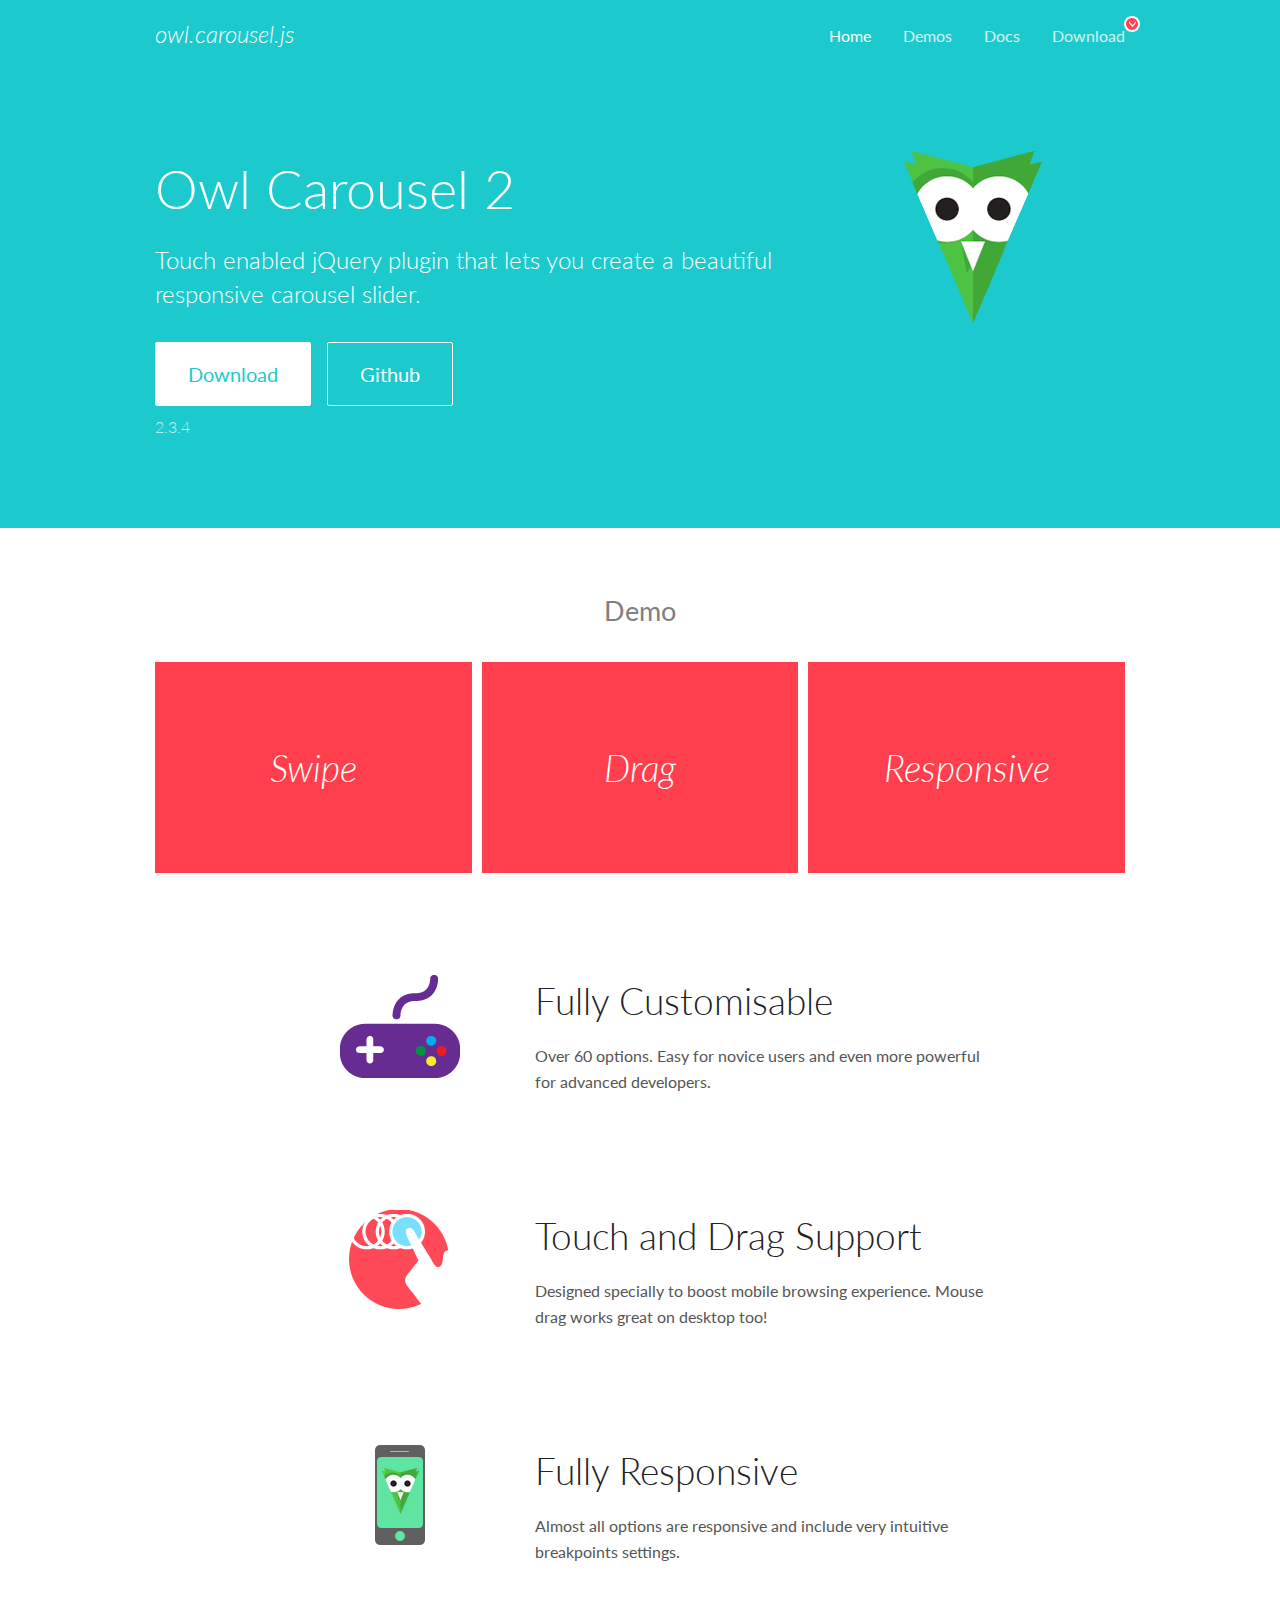
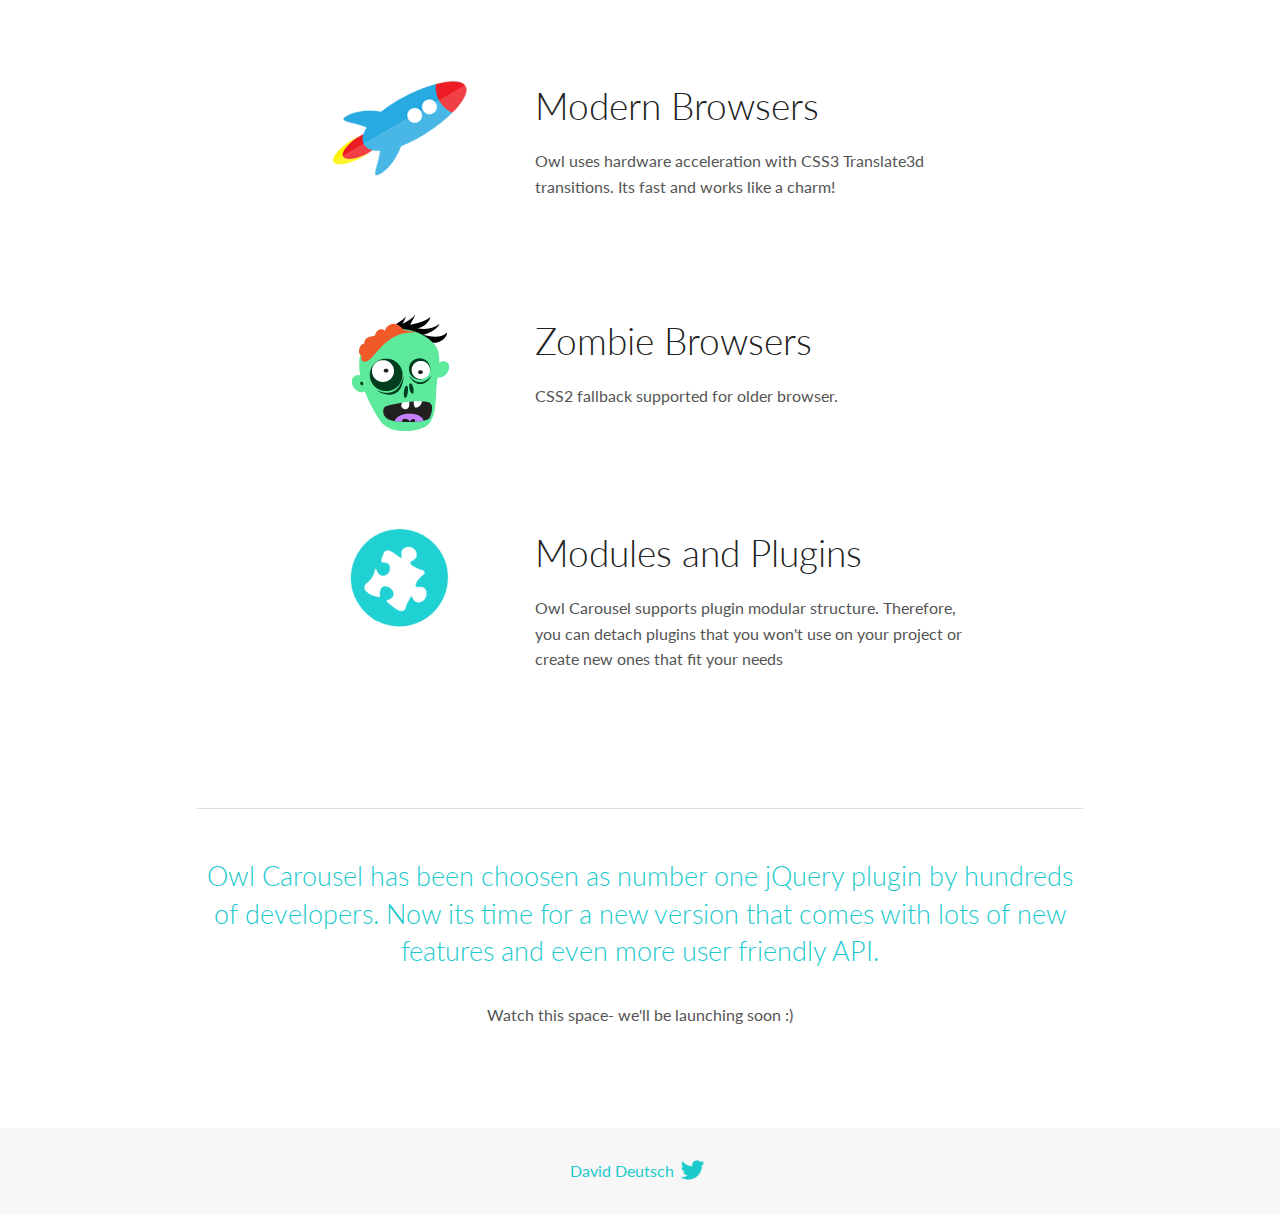
<file: OwlCarousel2-2.3.4/docs/index.html>
<!DOCTYPE html>
<html lang="en">
  <head>

    <!-- head -->
    <meta charset="utf-8">
    <meta name="msapplication-tap-highlight" content="no" />
    <meta name="viewport" content="width=device-width, initial-scale=1.0" />
    <meta name="description" content="Touch enabled jQuery plugin that lets you create beautiful responsive carousel slider.">
    <meta name="author" content="David Deutsch">
    <title>
      Home | Owl Carousel | 2.3.4
    </title>

    <!-- Stylesheets -->
    <link href='https://fonts.googleapis.com/css?family=Lato:300,400,700,400italic,300italic' rel='stylesheet' type='text/css'>
    <link rel="stylesheet" href="assets/css/docs.theme.min.css">

    <!-- Owl Stylesheets -->
    <link rel="stylesheet" href="assets/owlcarousel/assets/owl.carousel.min.css">
    <link rel="stylesheet" href="assets/owlcarousel/assets/owl.theme.default.min.css">

    <!-- HTML5 shim and Respond.js IE8 support of HTML5 elements and media queries -->

    <!--[if lt IE 9]>
      <script src="https://oss.maxcdn.com/libs/html5shiv/3.7.0/html5shiv.js"></script>
      <script src="https://oss.maxcdn.com/libs/respond.js/1.3.0/respond.min.js"></script>
    <![endif]-->

    <!-- Favicons -->
    <link rel="apple-touch-icon-precomposed" sizes="144x144" href="assets/ico/apple-touch-icon-144-precomposed.png">
    <link rel="shortcut icon" href="assets/ico/favicon.png">
    <link rel="shortcut icon" href="favicon.ico">

    <!-- Yeah i know js should not be in header. Its required for demos.-->

    <!-- javascript -->
    <script src="assets/vendors/jquery.min.js"></script>
    <script src="assets/owlcarousel/owl.carousel.js"></script>
  </head>
  <body>

    <!-- header -->
    <header class="header">
      <div class="row">
        <div class="large-12 columns">
          <div class="brand left">
            <h3>
              <a href="/OwlCarousel2/">owl.carousel.js</a> 
            </h3>
          </div>
          <a id="toggle-nav" class="right">
            <span></span> <span></span> <span></span> 
          </a> 
          <div class="nav-bar">
            <ul class="clearfix">
              <li class="active">
                <a href="/OwlCarousel2/index.html">Home</a> 
              </li>
              <li> <a href="/OwlCarousel2/demos/demos.html">Demos</a>  </li>
              <li> <a href="/OwlCarousel2/docs/started-welcome.html">Docs</a>  </li>
              <li>
                <a href="https://github.com/OwlCarousel2/OwlCarousel2/archive/2.3.4.zip">Download</a> 
                <span class="download"></span> 
              </li>
            </ul>
          </div>
        </div>
      </div>
    </header>

    <!-- home panel -->
    <section id="hero">
      <div class="row">
        <div class="large-8 medium-8 columns">
          <h1>Owl Carousel 2</h1>
          <h4>Touch enabled jQuery plugin that lets you create a beautiful responsive carousel slider.</h4>
          <a href="https://github.com/OwlCarousel2/OwlCarousel2/archive/2.3.4.zip" class="hero-button">Download</a> 
          <a href="https://github.com/OwlCarousel2/OwlCarousel2" class="hero-button outline">Github</a> 
          <p>2.3.4</p>
        </div>
        <div class="large-4 medium-4 columns">
          <img class="owl-logo" src="assets/img/owl-logo.png" alt="mr. Owl">
        </div>
      </div>
    </section>

    <!-- body -->
    <div class="home-demo">
      <div class="row">
        <div class="large-12 columns">
          <h3>Demo</h3>
          <div class="owl-carousel">
            <div class="item">
              <h2>Swipe</h2>
            </div>
            <div class="item">
              <h2>Drag</h2>
            </div>
            <div class="item">
              <h2>Responsive</h2>
            </div>
            <div class="item">
              <h2>CSS3</h2>
            </div>
            <div class="item">
              <h2>Fast</h2>
            </div>
            <div class="item">
              <h2>Easy</h2>
            </div>
            <div class="item">
              <h2>Free</h2>
            </div>
            <div class="item">
              <h2>Upgradable</h2>
            </div>
            <div class="item">
              <h2>Tons of options</h2>
            </div>
            <div class="item">
              <h2>Infinity</h2>
            </div>
            <div class="item">
              <h2>Auto Width</h2>
            </div>
          </div>
        </div>
      </div>
    </div>
    <script>
      var owl = $('.owl-carousel');
      owl.owlCarousel({
        margin: 10,
        loop: true,
        responsive: {
          0: {
            items: 1
          },
          600: {
            items: 2
          },
          1000: {
            items: 3
          }
        }
      })
    </script>

    <!-- features -->
    <div id="features">
      <div class="row">
        <div class="small-12 medium-9 small-centered columns">
          <section class="row feature">
            <div class="medium-4 small-12 columns">
              <img src="assets/img/feature-options.png" alt="">
            </div>
            <div class="medium-8 small-12 columns">
              <h2>Fully Customisable</h2>
              <p>Over 60 options. Easy for novice users and even more powerful for advanced developers.</p>
            </div>
          </section>
          <section class="row feature">
            <div class="medium-4 small-12 columns">
              <img src="assets/img/feature-drag.png" alt="">
            </div>
            <div class="medium-8 small-12 columns">
              <h2>Touch and Drag Support</h2>
              <p>Designed specially to boost mobile browsing experience. Mouse drag works great on desktop too!</p>
            </div>
          </section>
          <section class="row feature">
            <div class="medium-4 small-12 columns">
              <img src="assets/img/feature-responsive.png" alt="">
            </div>
            <div class="medium-8 small-12 columns">
              <h2>Fully Responsive</h2>
              <p>Almost all options are responsive and include very intuitive breakpoints settings.</p>
            </div>
          </section>
          <section class="row feature">
            <div class="medium-4 small-12 columns">
              <img src="assets/img/feature-modern.png" alt="">
            </div>
            <div class="medium-8 small-12 columns">
              <h2>Modern Browsers</h2>
              <p>Owl uses hardware acceleration with CSS3 Translate3d transitions. Its fast and works like a charm! </p>
            </div>
          </section>
          <section class="row feature">
            <div class="medium-4 small-12 columns">
              <img src="assets/img/feature-zombie.png" alt="">
            </div>
            <div class="medium-8 small-12 columns">
              <h2>Zombie Browsers</h2>
              <p>CSS2 fallback supported for older browser.</p>
            </div>
          </section>
          <section class="row feature">
            <div class="medium-4 small-12 columns">
              <img src="assets/img/feature-module.png" alt="">
            </div>
            <div class="medium-8 small-12 columns">
              <h2>Modules and Plugins</h2>
              <p>Owl Carousel supports plugin modular structure. Therefore, you can detach plugins that you won&#x27;t use on your project or create new ones that fit your needs</p>
            </div>
          </section>
        </div>
      </div>
    </div>

    <!-- footer -->
    <section id="teaser-text">
      <div class="row">
        <div class="small-12 medium-11 small-centered columns">
          <hr>
          <h3 id="owl-carousel-has-been-choosen-as-number-one-jquery-plugin-by-hundreds-of-developers-now-its-time-for-a-new-version-that-comes-with-lots-of-new-features-and-even-more-user-friendly-api-">Owl Carousel has been choosen as number one jQuery plugin by hundreds of developers. Now its time for a new version that comes with lots of new features and even more user friendly API.</h3>
          <p>Watch this space- we&#39;ll be launching soon :)</p>
        </div>
      </div>
    </section>

    <!-- footer -->
    <footer class="footer">
      <div class="row">
        <div class="large-12 columns">
          <h5>
            <a href="/OwlCarousel2/docs/support-contact.html">David Deutsch</a> 
            <a id="custom-tweet-button" href="https://twitter.com/share?url=https://github.com/OwlCarousel2/OwlCarousel2&text=Owl Carousel - This is so awesome! " target="_blank"></a> 
          </h5>
        </div>
      </div>
    </footer>

    <!-- vendors -->
    <script src="assets/vendors/highlight.js"></script>
    <script src="assets/js/app.js"></script>
  </body>
</html>
</file>
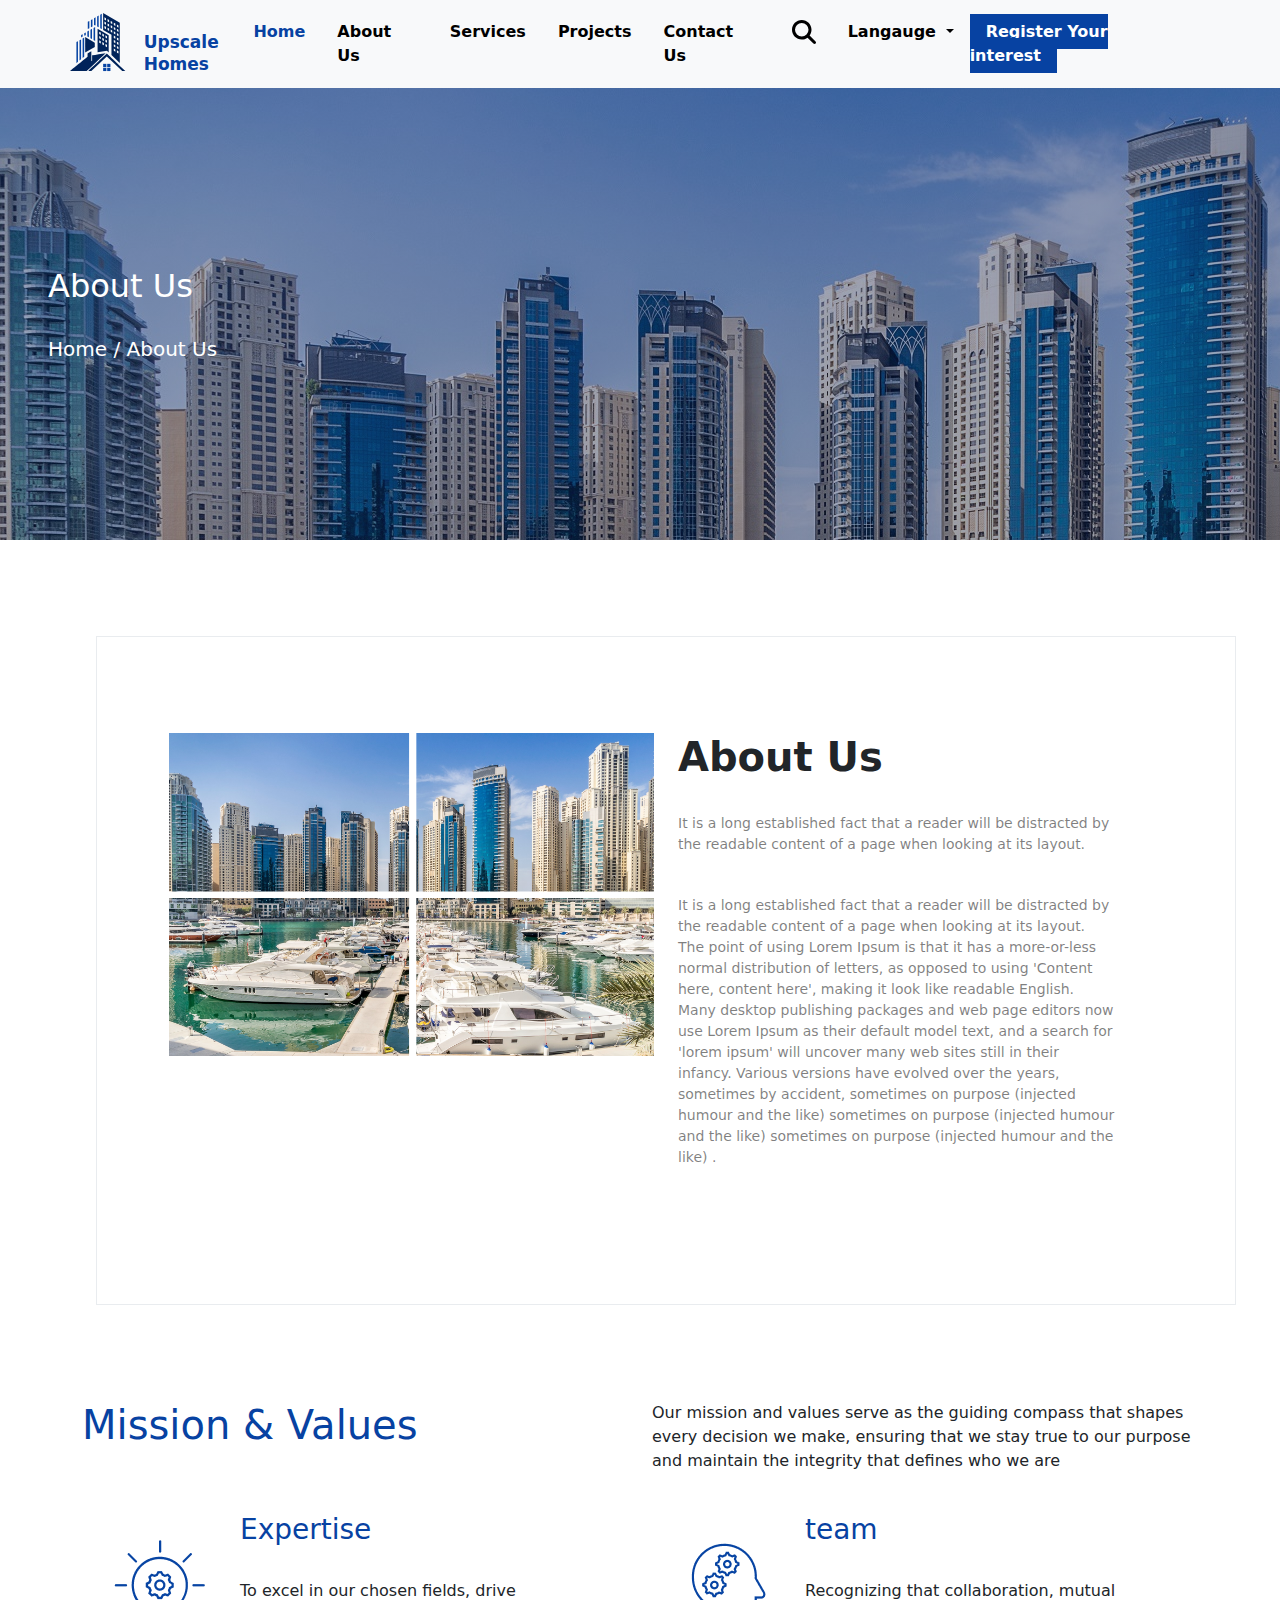
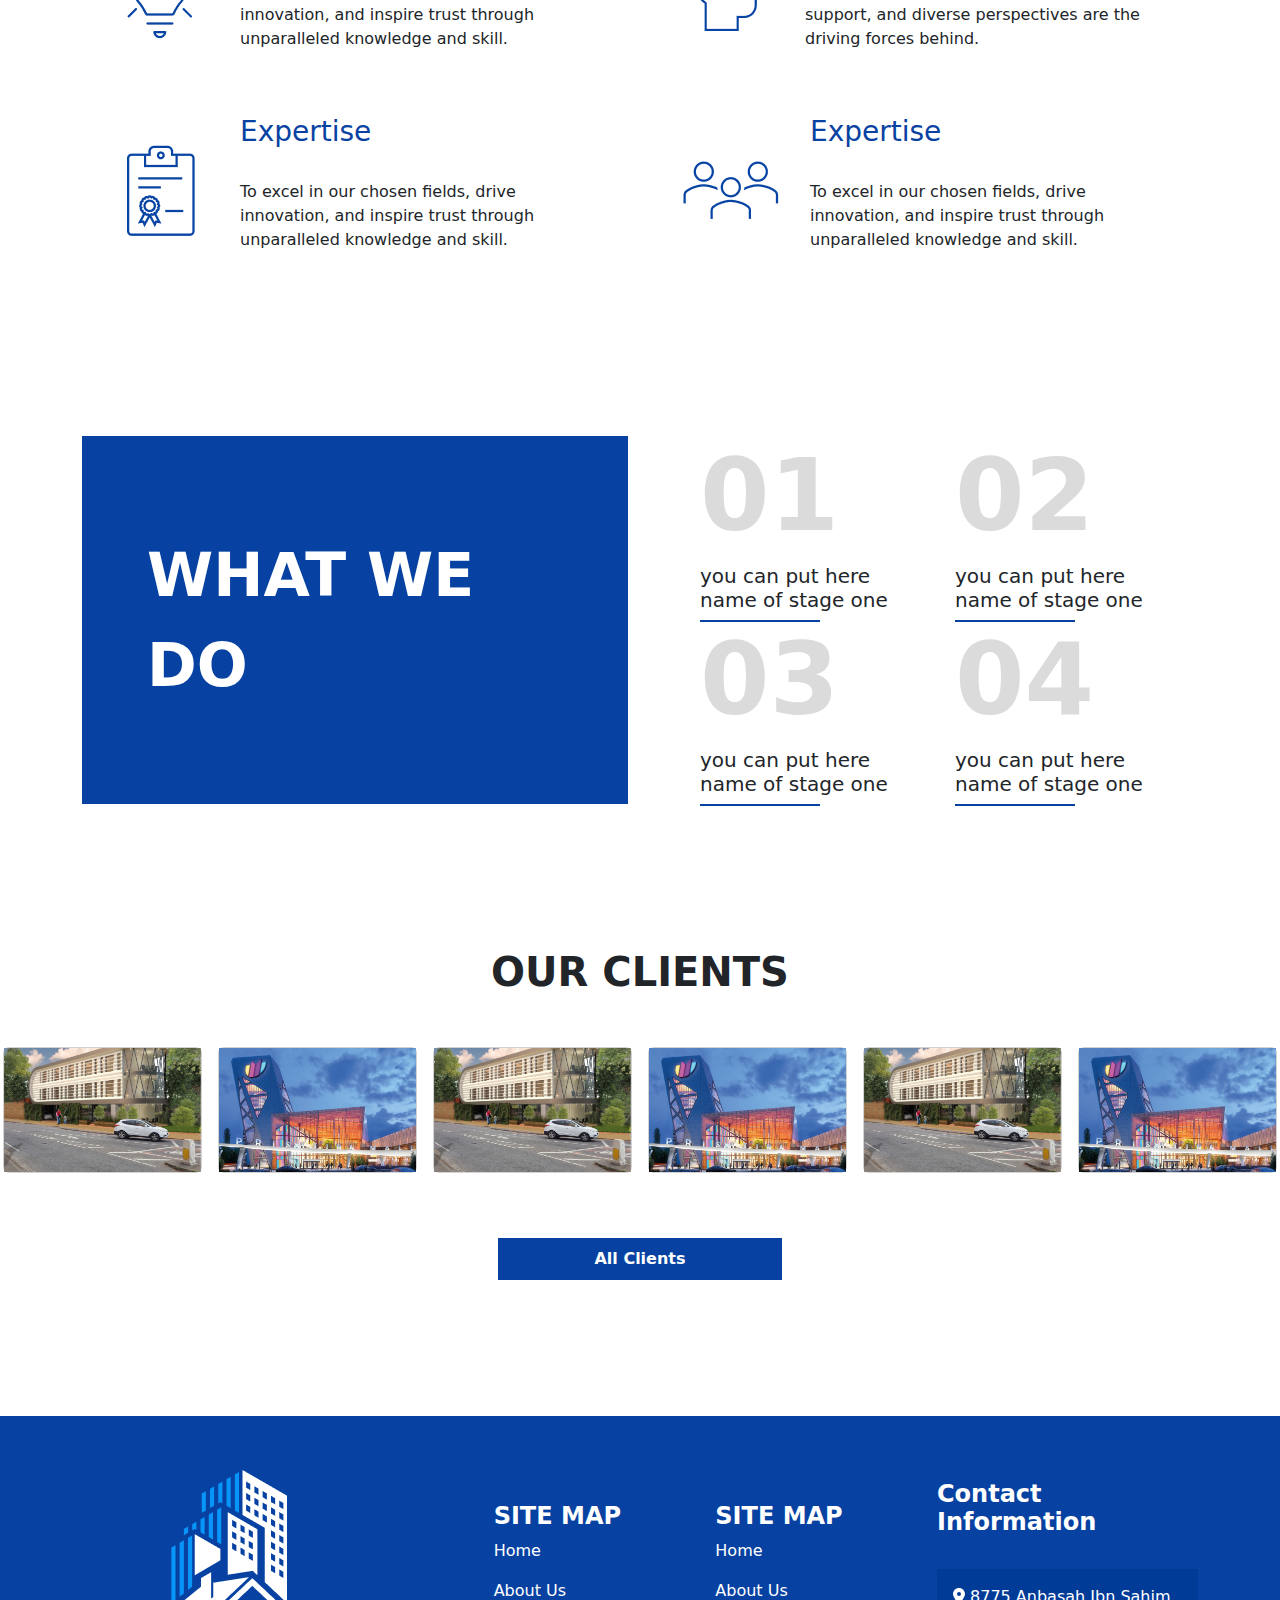
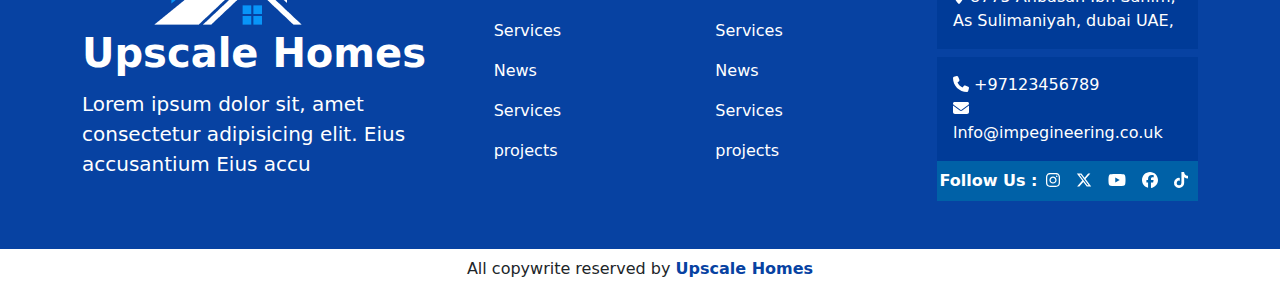
<file: about.html>
<!DOCTYPE html>
<html lang="en">
<head>
    <meta charset="UTF-8">
    <meta name="viewport" content="width=device-width, initial-scale=1.0">
    <link rel="stylesheet" href="style.css">
    <link rel="stylesheet" href="bootstrap/css/bootstrap.min.css">
    <link rel="stylesheet" href="fontawesome/css/all.min.css">
    <link rel="preconnect" href="https://fonts.googleapis.com">
    <link rel="stylesheet" href="css/owl.carousel.min.css ">
    <link rel="stylesheet" href="css/owl.theme.default.min.css"> 
<link rel="preconnect" href="https://fonts.gstatic.com" crossorigin>
<link href="https://fonts.googleapis.com/css2?family=Roboto:wght@100;300;400;500&display=swap" rel="stylesheet">
    <title>Document</title>
</head>
<body>

<!-- start navbar -->
<nav class="navbar bg-body-tertiary navbar-expand-lg fixed-top ">
  <div class="container">
    <!-- logo -->
    <a class="navbar-brand ms-2 ms-lg-0 " href="#">
      <div class="row">
        <div class="col-6 p-0 m-0">
          <img src="images/Group 69521.svg" alt="">
        </div>
        <div class="col-6 p-0 m-0">
          <div class="row d-flex brand-name">
            <div class="col-12 p-0 m-0">
            <p class="p-0 m-0">Upscale</p>
            </div>
            <div class="col-12 p-0 m-0">
            <p class="p-0 m-0">Homes</p>
            </div>
          </div>
        </div>
      </div>
    </a>
    <!-- toggler -->
    <button class="navbar-toggler shadow-none border-0" type="button" data-bs-toggle="offcanvas" data-bs-target="#offcanvasNavbar" aria-controls="offcanvasNavbar" aria-label="Toggle navigation">
      <span class="navbar-toggler-icon"></span>
    </button>

    <div class="sidebar offcanvas offcanvas-start h-75" tabindex="-1" id="offcanvasNavbar" aria-labelledby="offcanvasNavbarLabel">
      <div class="offcanvas-header">
        <h5 class="offcanvas-title" id="offcanvasNavbarLabel">Offcanvas</h5>
        <button type="button" class="btn-close" data-bs-dismiss="offcanvas" aria-label="Close"></button>
      </div>
      <div class="offcanvas-body ">
        <ul class="navbar-nav justify-content-center flex-grow-1 gap-3  pe-3 ">
          <li class="nav-item ">
            <a class="nav-link active " aria-current="page" href="index.html">Home</a>
          </li>
          <li class="nav-item">
            <a class="nav-link  " href="about.html">About Us</a>
          </li>
          <li class="nav-item">
            <a class="nav-link " href="services.html">Services</a>
          </li>
          <li class="nav-item">
            <a class="nav-link " href="projects.html">Projects</a>
          </li>
          <li class="nav-item">
            <a class="nav-link " href="contact.html">Contact Us</a>
          </li>
        
        </ul>
        <div class="navbar-nav">
          <li class="nav-item pe-3">
            <a class="nav-link"><i class="fa-solid fa-magnifying-glass fs-4"></i></a>
          </li>
          <li class="nav-item dropdown">
            <a class="nav-link dropdown-toggle text-md-white" href="#" role="button" data-bs-toggle="dropdown" aria-expanded="false">
              Langauge
            </a>
            <ul class="dropdown-menu">
              <li><a class="dropdown-item" href="#"><img src="images/image 1.svg"><span class="lang-name ps-2">Arabic</span></a></li>
            
              
              
            </ul>
          </li>
          <li class="nav-item mt-2 ms-2">
            <a class="main-btn  fw-bold" href="#">Register Your interest</a>

          </li>
        </div>
      </div>
    </div>
  </div>
</nav>
<!-- end navbar -->
<!--start banner -->
    <div class="page-banner d-flex align-items-center">
        
                <div class="item text-white  ps-5 mt-5"> 
                    <h2 class="pt-5 pb-4 ">About Us</h2>
        <h5>Home / <span>About Us</span></h5>   
        </div>
        
    </div>
<!-- end banner -->
<!-- start about -->
<div class="about p-lg-5 ">
    <div class="container py-5 m-lg-5 border border-light-subtle">
      <div class="row d-flex  m-lg-5 ">
        <div class="col-lg-6 image-container">
          <div class="box">
            <img class="img-fluid"  src="images/754a4c3f64c9b30a2affcdc78d6adf62.jfif" alt="">
          </div>
        </div>
        <div class="col-lg-6 ">
          <div class="about-content  pt-5 pt-lg-0">
            <h1 class="fw-bold pb-4  ">About Us</h1>
            <p class="pb-4 text-black-50">It is a long established fact that a reader will be distracted by the readable content of a page when looking at its layout. </p>
            <p class="pb-4 text-black-50">It is a long established fact that a reader will be distracted by the readable content of a page when looking at its layout. The point of using Lorem Ipsum is that it has a more-or-less normal distribution of letters, as opposed to using 'Content here, content here', making it look like readable English. Many desktop publishing packages and web page editors now use Lorem Ipsum as their default model text, and a search for 'lorem ipsum' will uncover many web sites still in their infancy. Various versions have evolved over the years, sometimes by accident, sometimes on purpose (injected humour and the like) sometimes on purpose (injected humour and the like) sometimes on purpose (injected humour and the like) .</p>
            
  
          </div>
        </div>
      </div>
    </div>
  </div>
<!-- end about -->
<!-- start mission -->
  <div class="mission  mb-5">
    <div class="container">
        <div class="row">
            <div class="col-sm-12 col-md-6 col-lg-6 pt-sm-5 pt-lg-0">
                <h1 class="head-content">Mission & Values</h1>
            </div>
            <div class="col-sm-12 col-md-6 col-lg-6 pt-sm-5 pt-lg-0">
                <p>Our mission and values serve as the guiding compass that shapes every decision we make, ensuring that we stay true to our purpose and maintain the integrity that defines who we are</p>
            </div>
            <div class="col col-lg-6 ">
                <div class="item d-flex align-items-center justify-content-center p-4">
                    <img id="image-container" src="images/mission 1.png" alt="">
                <div class="mission-content ps-4">
                    <h3 class="head-content">
                        Expertise
                    </h3>
                    <p class="pt-4">To excel in our chosen fields, drive innovation, and inspire trust through unparalleled knowledge and skill.</p>
                </div>
                </div>
            </div>
            <div class="col col-lg-6 ">
                <div class="item d-flex align-items-center justify-content-center p-4">
                    <img id="image-container" src="images/mission 2.png" alt="">
                <div class="mission-content ps-4">
                    <h3 class="head-content">
                        team
                    </h3>
                    <p class="pt-4">Recognizing that collaboration, mutual support, and diverse perspectives are the driving forces behind.</p>
                </div>
                </div>
            </div>
            <div class="col col-lg-6 ">
                <div class="item d-flex align-items-center justify-content-center p-4">
                    <img id="image-container" src="images/mission 3.png" alt="">
                <div class="mission-content ps-4">
                    <h3 class="head-content">
                        Expertise
                    </h3>
                    <p class="pt-4">To excel in our chosen fields, drive innovation, and inspire trust through unparalleled knowledge and skill.</p>
                </div>
                </div>
            </div>
            <div class="col col-lg-6  ">
                <div class="item d-flex align-items-center justify-content-center p-4">
                    <img id="image-container" src="images/mission 4.png" alt="">
                <div class="mission-content ps-4">
                    <h3 class="head-content">
                        Expertise
                    </h3>
                    <p class="pt-4">To excel in our chosen fields, drive innovation, and inspire trust through unparalleled knowledge and skill.</p>
                </div>
                </div>
            </div>
        </div>
    </div>
  </div>
<!-- end mission -->
<!-- what-we-do -->
<div class="our-works py-5">
    <div class="container mt-5">
      <div class="row ">
        <div class=" col-lg-6 ">
          <div class="banner w-100 h-100 p-5 justify-content-center  m-auto align-items-center d-flex ">
            
          </div>
        </div>
        <div class=" col-lg-6 ps-5 ">
          <div class="container">
            <div class="row">
              <div class="col-sm-6 col-md-6 col-lg-6">
                <div class="item my-md-5 my-lg-0" data-work="1">
                  <div class="child cl">
                    <h1 >01</h1>
                  </div>
                  <div class="child">
                    <h5>you can put here  name of stage one</h5>
                  </div>
                </div>
              </div>
              <div class="col-sm-6 col-md-6 col-lg-6">
                <div class="item my-md-5 my-lg-0 " data-work="2">
                  <div class="child cl">
                    <h1 >02</h1>
                  </div>
                  <div class="child">
                    <h5>you can put here  name of stage one</h5>
                  </div>
                </div>
              </div>
              <div class="col-sm-6 col-md-6 col-lg-6 justify-content-center">
                <div class="item my-md-5 my-lg-0" data-work="3">
                  <div class="child cl">
                    <h1 >03</h1>
                  </div>
                  <div class="child">
                    <h5>you can put here  name of stage one</h5>
                  </div>
                  
                </div>
              </div>
              <div class="col-sm-6 col-md-6 col-lg-6">
                <div class="item my-md-5 my-lg-0" data-work="4">
                  
                  <div class="child cl">
                    <h1 >04</h1>
                  </div>
                  <div class="child">
                    <h5>you can put here  name of stage one</h5>
                  </div>
                </div>
              </div>
            </div>
          </div>
        </div>
      </div>
    </div>
    
  </div>
<!-- end what-we-do -->
<!-- clients -->
<div class="clients  my-5">
    
    <div class="row m-0 ">
      <div class="header">
        
            <div class="text-center  my-5">
              <h1 class="text-uppercase fw-bold">our clients</h1>
            </div>
           
      
      </div>
      <div id="owl-demo" class="owl-carousel owl-two owl-theme p-0">
        <div class="item">
          <div class="card">
            <img src="images/Rectangle 14 (1).png" class="d-block w-100" alt="...">
            
          </div>
        </div>
        <div class="item">
          <div class="card">
            <img src="images/Rectangle 14 (2).png" class="d-block w-100" alt="...">
            
          </div>
        </div>
        <div class="item">
          <div class="card">
            <img src="images/Rectangle 14 (1).png" class="d-block w-100" alt="...">
            
          </div>
        </div>
        <div class="item">
          <div class="card">
            <img src="images/Rectangle 14 (2).png" class="d-block w-100" alt="...">
            
          </div>
        </div>
        <div class="item">
          <div class="card">
            <img src="images/Rectangle 14 (1).png" class="d-block w-100" alt="...">
            
          </div>
        </div>
        <div class=" item">
          <div class="card">
            <img src="images/Rectangle 14 (2).png" class="d-block w-100" alt="...">
            
            </div>
        </div>
        
        </div>
        <div class="text-center py-5 mt-4 mb-5">
          <a class="main-btn ">All Clients</a>
        </div>
      </div>
    </div>
  </div>

<!-- end clients -->
<!-- start footer -->
<div class="footer py-5  ">
    <div class="container ">
      <div class="row d-flex  justify-content-between align-items-center">
        <div class="col-md-6 col-lg-4 text-center text-lg-start">
          <div class="logo">
            <div class="image-container ps-lg-4">
              <img class="ps-lg-5" src="images/Group.png" alt="">
            </div>
            <h1 class="text-white  pt-1 fw-bold">Upscale Homes</h1>
            <p class="text-white fs-5 pt-1">
              Lorem ipsum dolor sit, amet consectetur adipisicing elit. Eius accusantium Eius accu
            </p>
          </div>
        </div>

        <div class="col-md-3 col-lg-2 text-center text-lg-start  text-white mt-3">
            <h4 class="text-uppercase fw-bold ">site map</h4>
                <div class="links ">
                  <ul class="list-unstyled">
                    <li class="pb-3">Home</li>
                    <li class="pb-3">About Us</li>
                    <li class="pb-3">Services</li>
                    <li class="pb-3">News</li>
                    <li class="pb-3">Services</li>
                      <li>projects</li>
                  </ul>
                </div>
             

         
        </div>
        <div class="col-md-3 col-lg-2  text-center text-lg-start text-white mt-3">
       
          <h4 class="text-uppercase fw-bold">site map</h4>

              <div class="links">
                <ul class="list-unstyled ">
                  <li class="pb-3">Home</li>
                  <li class="pb-3">About Us</li>
                  <li class="pb-3">Services</li>
                  <li class="pb-3">News</li>
                  <li class="pb-3">Services</li>
                    <li>projects</li>
                </ul>
              </div>
           

       
      </div>
        <div class="col-md-6 col-lg-3 m-s2 mt-3 text-center text-lg-start">
          <h4 class="text-white   pb-4 fw-bold">Contact Information</h4>
          <div class="location p-3">
            <i class="fa-solid fa-location-dot text-white"></i>
            <span class="text-white">8775 Anbasah Ibn Sahim, As Sulimaniyah, dubai UAE,</span>
          </div>
          <div class="contact p-3 mt-2">
            <div class="tel ">
              <i class="fa-solid fa-phone text-white"></i>
              <span class="text-white">+97123456789</span>
            </div>
            <div class="tel ">
              <i class="fa-solid fa-envelope text-white"></i>
              <span class="text-white">lnfo@impegineering.co.uk</span>
            </div>
            
          </div>
            <div class="social d-flex justify-content-center align-items-center">
              <span class="fw-bold text-white">Follow Us :</span>
              <div class="">
                <ul class="list-unstyled d-flex gap-3 m-1 p-1">
                  <li><i class="fa-brands fa-instagram text-white"></i></li>
                  <li><i class="fa-brands fa-x-twitter text-white"></i></li>
                  <li><i class="fa-brands fa-youtube text-white"></i></li>
                  <li><i class="fa-brands fa-facebook text-white"></i></li>
                  <li> <i class="fa-brands fa-tiktok text-white"></i></li>
                </ul>
              </div>
              
            </div>

         
        </div>
      </div>
    </div>
  </div>
<!-- end footer -->
<!-- copyright -->
<div class="copyright  text-center p-2">
    <p class="m-0">All copywrite reserved by <span class="com-name fw-bold">Upscale  Homes</span></p>
    
  </div>
<!-- end copyright -->

<script src="jquery-1.9.1.min.js"></script>
    <script src="bootstrap/js/bootstrap.bundle.min.js"></script>
    <script src="fontawesome/js/all.min.js"></script>
    <script src="index.js"></script>
    <script src="owl.carousel.min.js"></script>


</body>
</html>
</file>
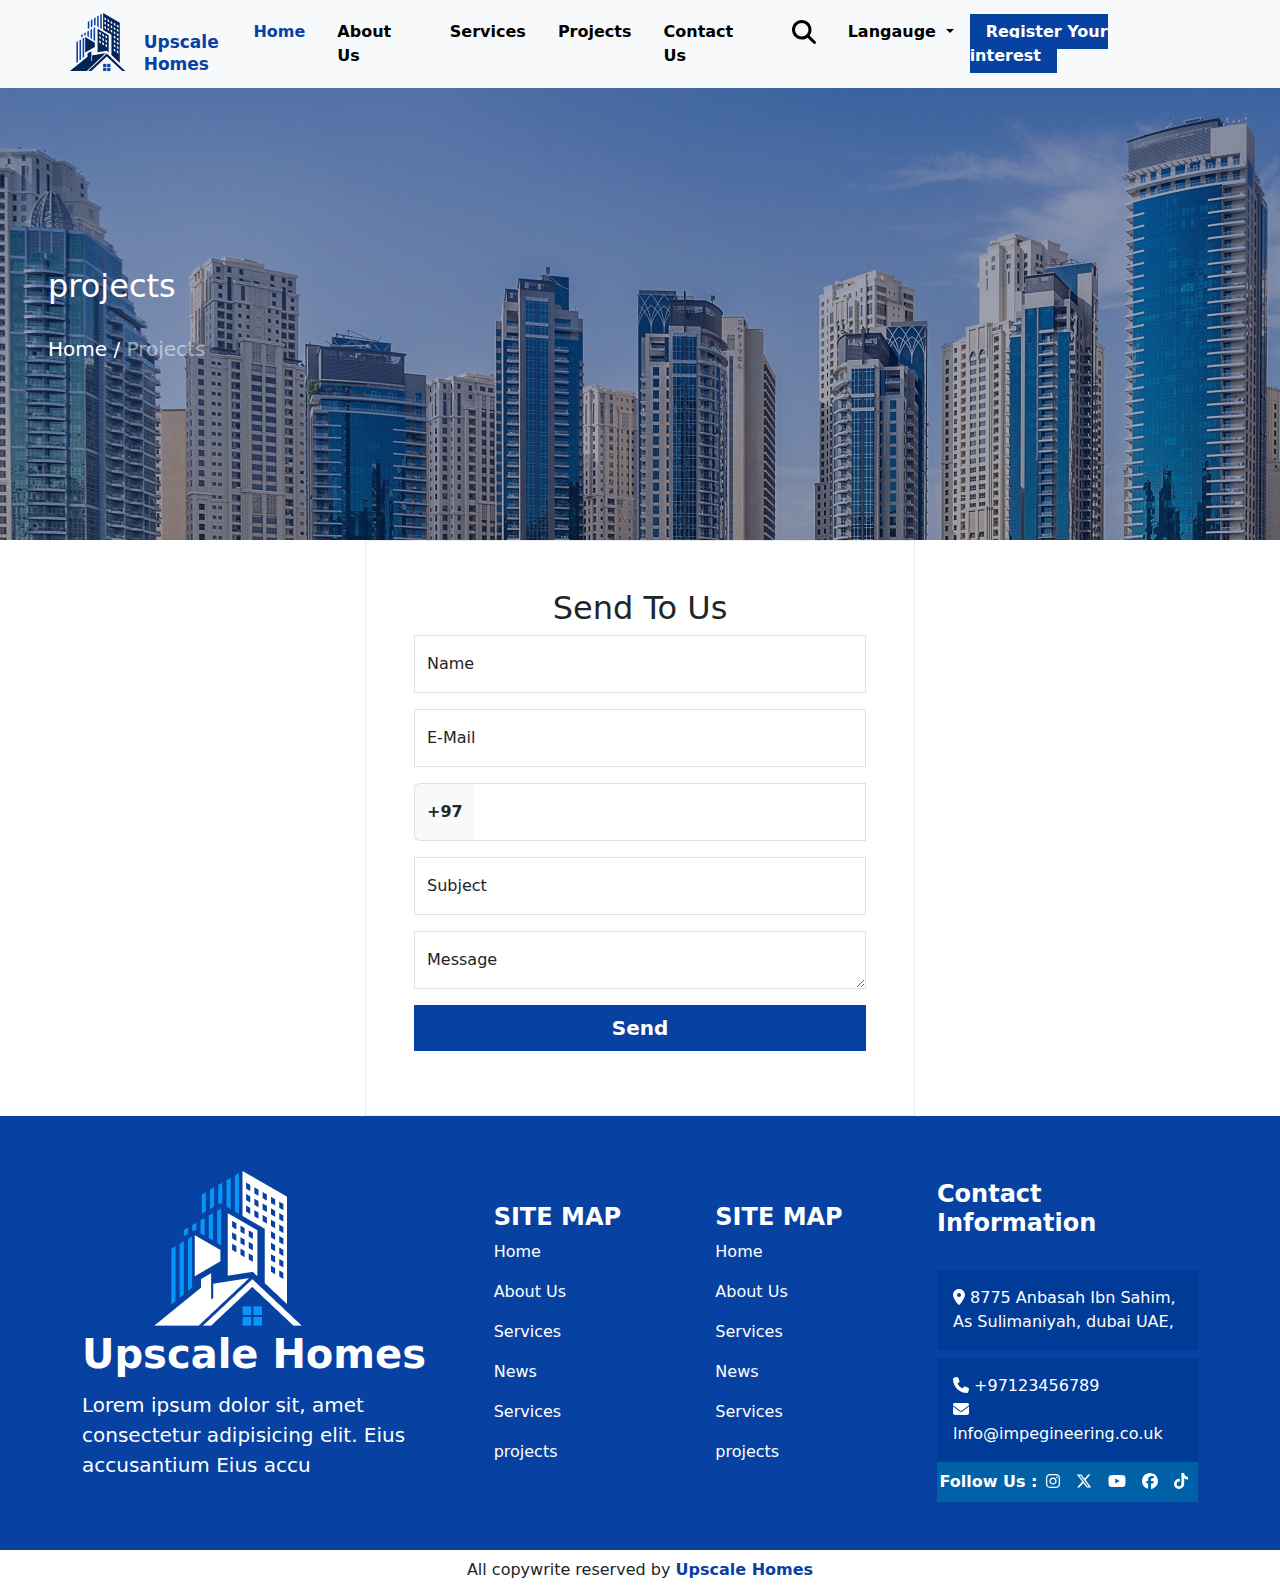
<file: contact.html>
<!DOCTYPE html>
<html lang="en">
<head>
    <meta charset="UTF-8">
    <meta name="viewport" content="width=device-width, initial-scale=1.0">
    <link rel="stylesheet" href="style.css">
    <link rel="stylesheet" href="bootstrap/css/bootstrap.min.css">
    <link rel="stylesheet" href="fontawesome/css/all.min.css">
    <link rel="preconnect" href="https://fonts.googleapis.com">
    <link rel="stylesheet" href="css/owl.carousel.min.css ">
    <link rel="stylesheet" href="css/owl.theme.default.min.css"> 
<link rel="preconnect" href="https://fonts.gstatic.com" crossorigin>
<link href="https://fonts.googleapis.com/css2?family=Roboto:wght@100;300;400;500&display=swap" rel="stylesheet">
    <title>Document</title>
</head>
<body>

<!-- start navbar -->
<nav class="navbar bg-body-tertiary navbar-expand-lg fixed-top ">
  <div class="container">
    <!-- logo -->
    <a class="navbar-brand ms-2 ms-lg-0 " href="#">
      <div class="row">
        <div class="col-6 p-0 m-0">
          <img src="images/Group 69521.svg" alt="">
        </div>
        <div class="col-6 p-0 m-0">
          <div class="row d-flex brand-name">
            <div class="col-12 p-0 m-0">
            <p class="p-0 m-0">Upscale</p>
            </div>
            <div class="col-12 p-0 m-0">
            <p class="p-0 m-0">Homes</p>
            </div>
          </div>
        </div>
      </div>
    </a>
    <!-- toggler -->
    <button class="navbar-toggler shadow-none border-0" type="button" data-bs-toggle="offcanvas" data-bs-target="#offcanvasNavbar" aria-controls="offcanvasNavbar" aria-label="Toggle navigation">
      <span class="navbar-toggler-icon"></span>
    </button>

    <div class="sidebar offcanvas offcanvas-start h-75" tabindex="-1" id="offcanvasNavbar" aria-labelledby="offcanvasNavbarLabel">
      <div class="offcanvas-header">
        <h5 class="offcanvas-title" id="offcanvasNavbarLabel">Offcanvas</h5>
        <button type="button" class="btn-close" data-bs-dismiss="offcanvas" aria-label="Close"></button>
      </div>
      <div class="offcanvas-body ">
        <ul class="navbar-nav justify-content-center flex-grow-1 gap-3  pe-3 ">
          <li class="nav-item ">
            <a class="nav-link active " aria-current="page" href="index.html">Home</a>
          </li>
          <li class="nav-item">
            <a class="nav-link  " href="about.html">About Us</a>
          </li>
          <li class="nav-item">
            <a class="nav-link " href="services.html">Services</a>
          </li>
          <li class="nav-item">
            <a class="nav-link " href="projects.html">Projects</a>
          </li>
          <li class="nav-item">
            <a class="nav-link " href="contact.html">Contact Us</a>
          </li>
        
        </ul>
        <div class="navbar-nav">
          <li class="nav-item pe-3">
            <a class="nav-link"><i class="fa-solid fa-magnifying-glass fs-4"></i></a>
          </li>
          <li class="nav-item dropdown">
            <a class="nav-link dropdown-toggle text-md-white" href="#" role="button" data-bs-toggle="dropdown" aria-expanded="false">
              Langauge
            </a>
            <ul class="dropdown-menu">
              <li><a class="dropdown-item" href="#"><img src="images/image 1.svg"><span class="lang-name ps-2">Arabic</span></a></li>
            
              
              
            </ul>
          </li>
          <li class="nav-item mt-2 ms-2">
            <a class="main-btn  fw-bold" href="#">Register Your interest</a>

          </li>
        </div>
      </div>
    </div>
  </div>
</nav>
<!-- end navbar -->
<!--start banner -->
<div class="page-banner d-flex align-items-center">
        
    <div class="item text-white  ps-5 mt-5"> 
        <h2 class="pt-5 pb-4 ">projects</h2>
<h5>Home / <span class="text-white-50">Projects</span></h5>   
</div>

</div>
<!-- end banner -->
<div class="contact-form  ">
    <div class="container ">
        <div class="row ">
            <div class="col  border border-light-subtle p-5">
                <h2>Send To Us</h2>
                <form action="" method="">
                    
                    <div class="form-floating mb-3">
                        <input type="text" class="form-control" id="floatingInput" placeholder="Name">
                        <label for="floatingInput">Name</label>       
                    </div>
                    <div class="form-floating mb-3">
                        <input type="email" class="form-control" id="floatingInput" placeholder="name@example.com">
                        <label for="floatingInput">E-Mail</label>
                    </div> 
                    <div class="input-group mb-3">
                        <span class="input-group-text phone1 fw-bold" id="basic-addon1">+97</span>   
                        <input type="text" class="form-control py-3 phone2" id="floatingInput" placeholder="">
                               
                    </div>
                    <div class="form-floating mb-3">
                        <input type="text" class="form-control" id="floatingInput" placeholder="Subject">
                        <label for="floatingInput">Subject</label>       
                    </div>
                      <div class="form-floating">
                        <textarea class="form-control" placeholder="Leave a message here" id="floatingTextarea"></textarea>
                        <label for="floatingTextarea">Message</label>
                      </div>
                      <div class="input-group my-3">
                        <input type="submit" value="Send" class="w-100 text-white fw-bold border-0 p-2 fs-5">
                      </div>
                </form>
            </div>
        </div>
    </div>
</div>




<!-- start footer -->
<div class="footer py-5  ">
    <div class="container ">
      <div class="row d-flex  justify-content-between align-items-center">
        <div class="col-md-6 col-lg-4 text-center text-lg-start">
          <div class="logo">
            <div class="image-container ps-lg-4">
              <img class="ps-lg-5" src="images/Group.png" alt="">
            </div>
            <h1 class="text-white  pt-1 fw-bold">Upscale Homes</h1>
            <p class="text-white fs-5 pt-1">
              Lorem ipsum dolor sit, amet consectetur adipisicing elit. Eius accusantium Eius accu
            </p>
          </div>
        </div>

        <div class="col-md-3 col-lg-2 text-center text-lg-start  text-white mt-3">
            <h4 class="text-uppercase fw-bold ">site map</h4>
                <div class="links ">
                  <ul class="list-unstyled">
                    <li class="pb-3">Home</li>
                    <li class="pb-3">About Us</li>
                    <li class="pb-3">Services</li>
                    <li class="pb-3">News</li>
                    <li class="pb-3">Services</li>
                      <li>projects</li>
                  </ul>
                </div>
             

         
        </div>
        <div class="col-md-3 col-lg-2  text-center text-lg-start text-white mt-3">
       
          <h4 class="text-uppercase fw-bold">site map</h4>

              <div class="links">
                <ul class="list-unstyled ">
                  <li class="pb-3">Home</li>
                  <li class="pb-3">About Us</li>
                  <li class="pb-3">Services</li>
                  <li class="pb-3">News</li>
                  <li class="pb-3">Services</li>
                    <li>projects</li>
                </ul>
              </div>
           

       
      </div>
        <div class="col-md-6 col-lg-3 m-s2 mt-3 text-center text-lg-start">
          <h4 class="text-white   pb-4 fw-bold">Contact Information</h4>
          <div class="location p-3">
            <i class="fa-solid fa-location-dot text-white"></i>
            <span class="text-white">8775 Anbasah Ibn Sahim, As Sulimaniyah, dubai UAE,</span>
          </div>
          <div class="contact p-3 mt-2">
            <div class="tel ">
              <i class="fa-solid fa-phone text-white"></i>
              <span class="text-white">+97123456789</span>
            </div>
            <div class="tel ">
              <i class="fa-solid fa-envelope text-white"></i>
              <span class="text-white">lnfo@impegineering.co.uk</span>
            </div>
            
          </div>
            <div class="social d-flex justify-content-center align-items-center">
              <span class="fw-bold text-white">Follow Us :</span>
              <div class="">
                <ul class="list-unstyled d-flex gap-3 m-1 p-1">
                  <li><i class="fa-brands fa-instagram text-white"></i></li>
                  <li><i class="fa-brands fa-x-twitter text-white"></i></li>
                  <li><i class="fa-brands fa-youtube text-white"></i></li>
                  <li><i class="fa-brands fa-facebook text-white"></i></li>
                  <li> <i class="fa-brands fa-tiktok text-white"></i></li>
                </ul>
              </div>
              
            </div>

         
        </div>
      </div>
    </div>
  </div>
<!-- end footer -->
<!-- copyright -->
  <div class="copyright  text-center p-2">
    <p class="m-0">All copywrite reserved by <span class="com-name fw-bold">Upscale  Homes</span></p>
    
  </div>
<!-- end copyright -->
<script src="jquery-1.9.1.min.js"></script>
  <script src="bootstrap/js/bootstrap.bundle.min.js"></script>
  <script src="fontawesome/js/all.min.js"></script>
  <script src="index.js"></script>
  <script src="owl.carousel.min.js"></script>


</body>
</html>
</file>
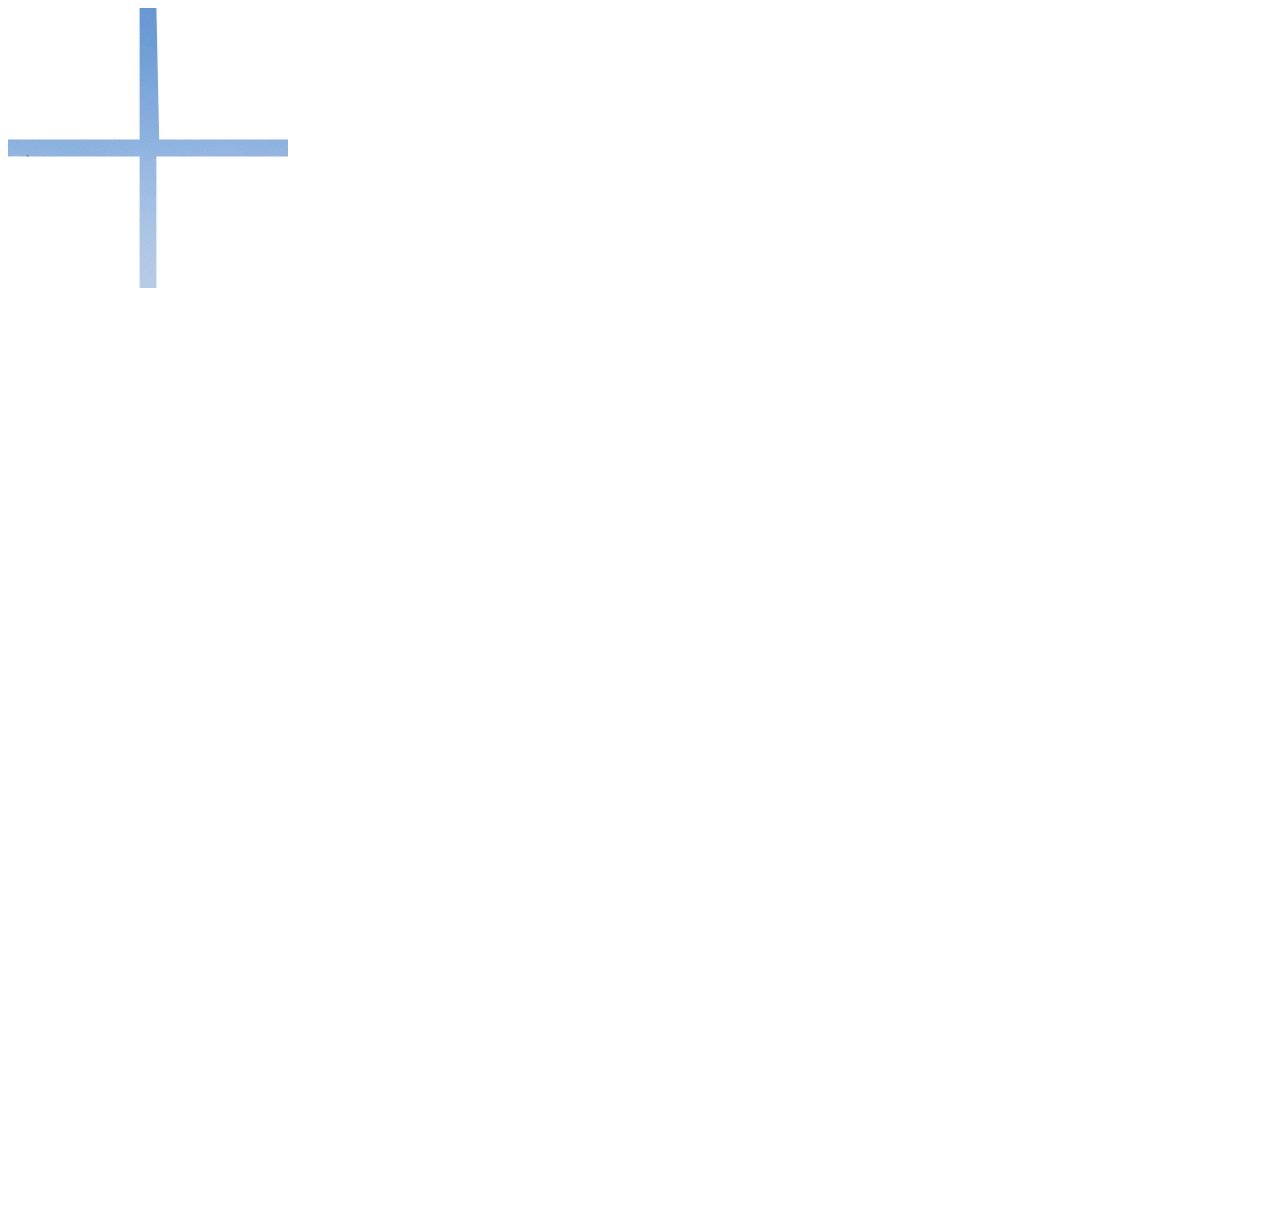
<file: image.html>
<!DOCTYPE html>
<html lang="en">
<head>
    <meta charset="UTF-8">
    <meta name="viewport" content="width=device-width, initial-scale=1.0">
    <title>Document</title>
    <style>
  
.image-container {
    clip-path: polygon(0 47%, 47% 47%, 47% 0, 53% 0, 54% 47%, 100% 47%, 100% 53%, 53% 53%, 53% 100%, 47% 100%, 47% 53%, 0 53%);
    width: 280px;
    height: 280px;
}
div{
    background-color: aqua;
}
    </style>
</head>

<body>
    <div class="image-container">
        
        <img src="images/754a4c3f64c9b30a2affcdc78d6adf62.jfif">
      </div>
      
</body>
</html>
</file>
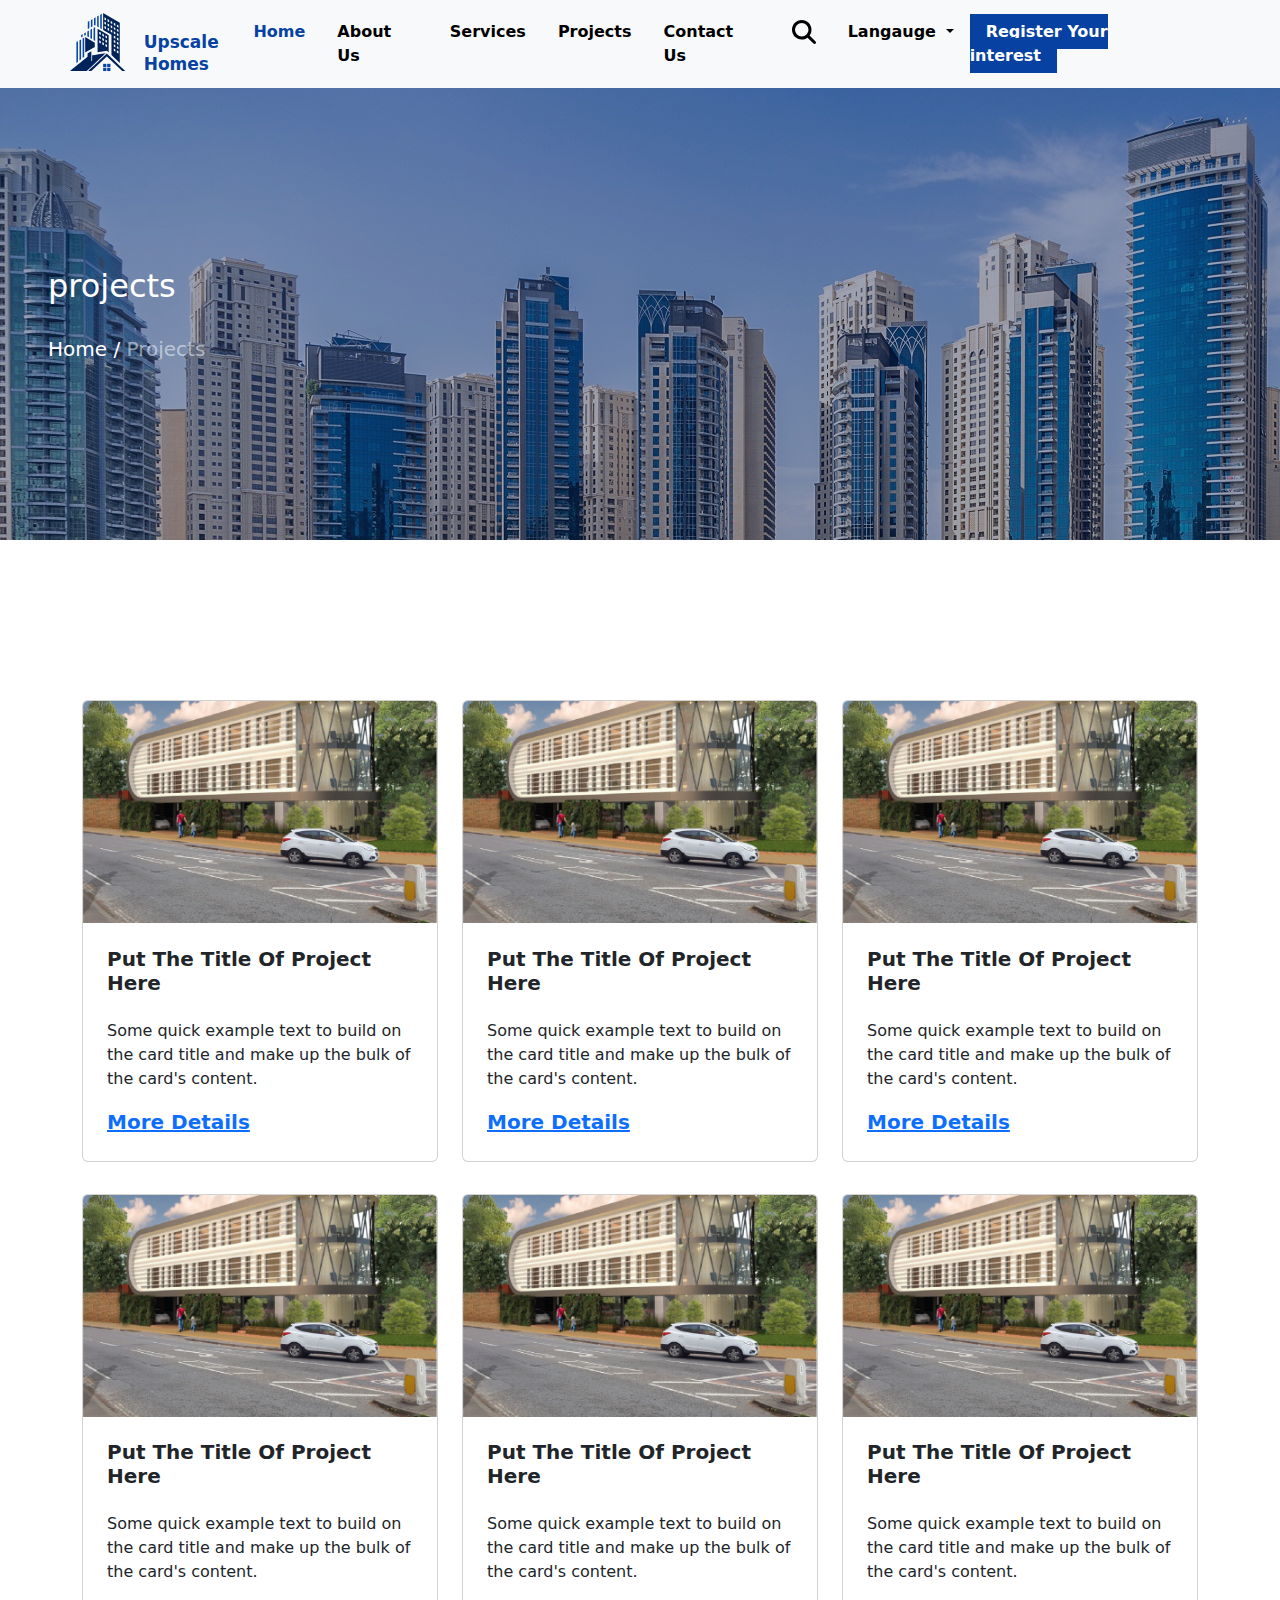
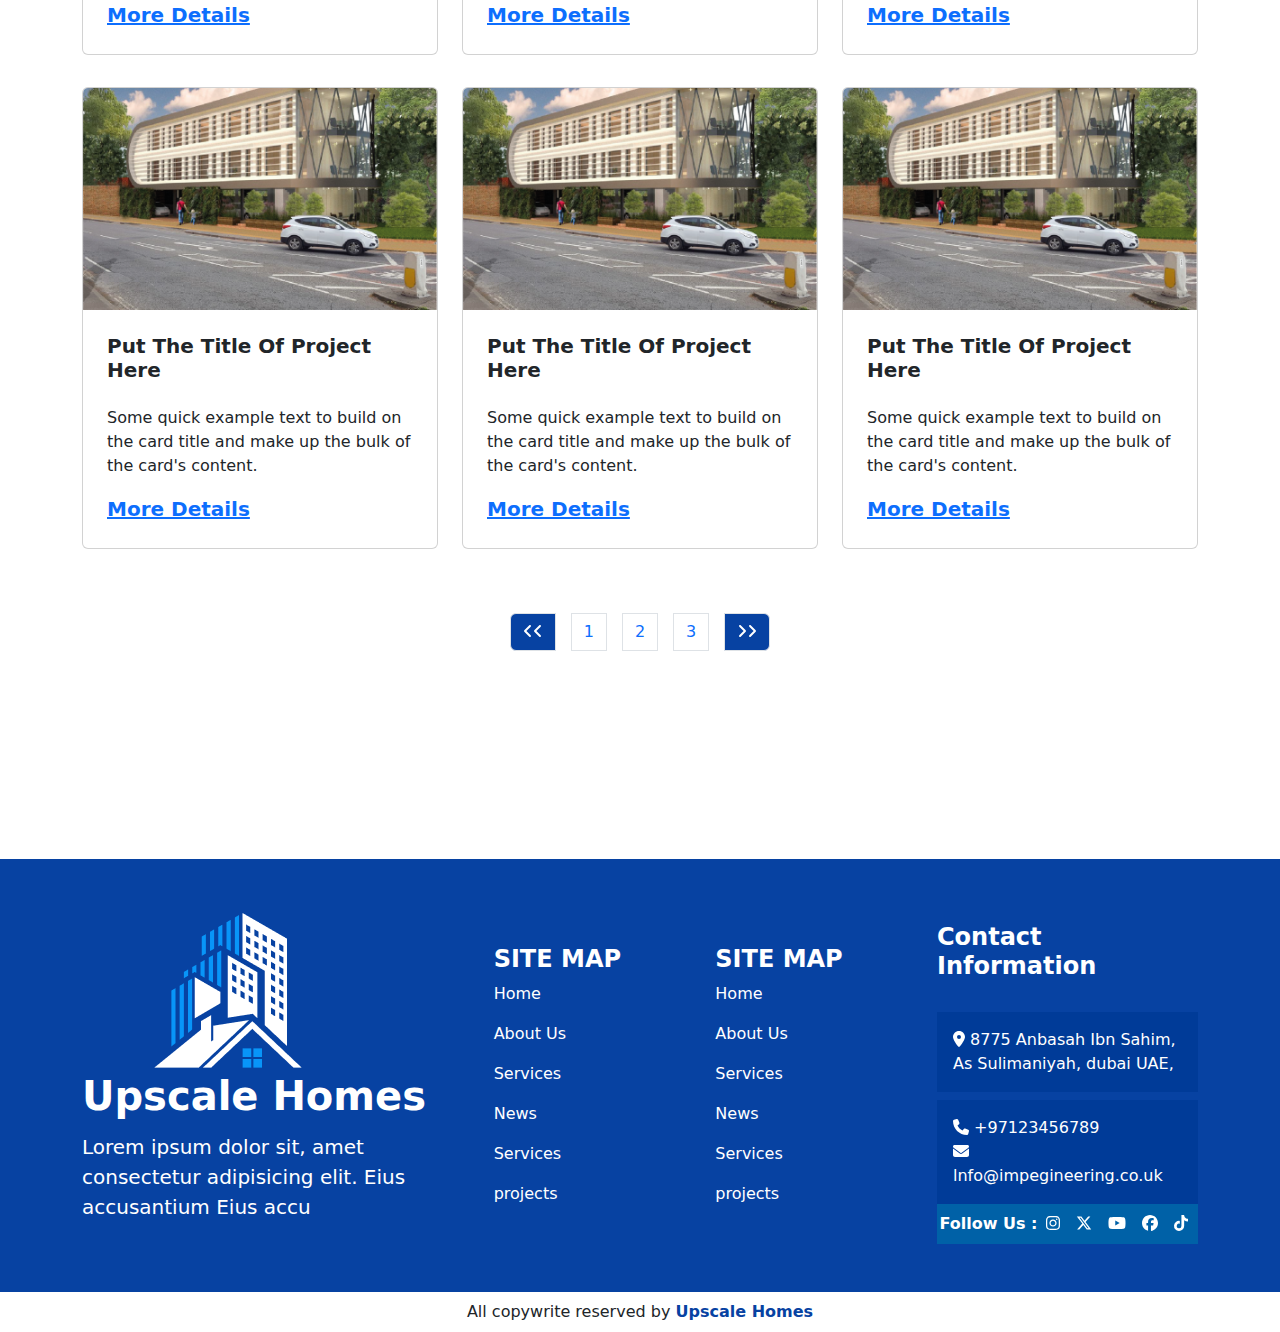
<file: projects.html>
<!DOCTYPE html>
<html lang="en">
<head>
    <meta charset="UTF-8">
    <meta name="viewport" content="width=device-width, initial-scale=1.0">
    <link rel="stylesheet" href="style.css">
    <link rel="stylesheet" href="bootstrap/css/bootstrap.min.css">
    <link rel="stylesheet" href="fontawesome/css/all.min.css">
    <link rel="preconnect" href="https://fonts.googleapis.com">
    <link rel="stylesheet" href="css/owl.carousel.min.css ">
    <link rel="stylesheet" href="css/owl.theme.default.min.css"> 
<link rel="preconnect" href="https://fonts.gstatic.com" crossorigin>
<link href="https://fonts.googleapis.com/css2?family=Roboto:wght@100;300;400;500&display=swap" rel="stylesheet">
    <title>Document</title>
</head>
<body>

<!-- start navbar -->
<nav class="navbar bg-body-tertiary navbar-expand-lg fixed-top ">
  <div class="container">
    <!-- logo -->
    <a class="navbar-brand ms-2 ms-lg-0 " href="#">
      <div class="row">
        <div class="col-6 p-0 m-0">
          <img src="images/Group 69521.svg" alt="">
        </div>
        <div class="col-6 p-0 m-0">
          <div class="row d-flex brand-name">
            <div class="col-12 p-0 m-0">
            <p class="p-0 m-0">Upscale</p>
            </div>
            <div class="col-12 p-0 m-0">
            <p class="p-0 m-0">Homes</p>
            </div>
          </div>
        </div>
      </div>
    </a>
    <!-- toggler -->
    <button class="navbar-toggler shadow-none border-0" type="button" data-bs-toggle="offcanvas" data-bs-target="#offcanvasNavbar" aria-controls="offcanvasNavbar" aria-label="Toggle navigation">
      <span class="navbar-toggler-icon"></span>
    </button>

    <div class="sidebar offcanvas offcanvas-start h-75" tabindex="-1" id="offcanvasNavbar" aria-labelledby="offcanvasNavbarLabel">
      <div class="offcanvas-header">
        <h5 class="offcanvas-title" id="offcanvasNavbarLabel">Offcanvas</h5>
        <button type="button" class="btn-close" data-bs-dismiss="offcanvas" aria-label="Close"></button>
      </div>
      <div class="offcanvas-body ">
        <ul class="navbar-nav justify-content-center flex-grow-1 gap-3  pe-3 ">
          <li class="nav-item ">
            <a class="nav-link active " aria-current="page" href="index.html">Home</a>
          </li>
          <li class="nav-item">
            <a class="nav-link  " href="about.html">About Us</a>
          </li>
          <li class="nav-item">
            <a class="nav-link " href="services.html">Services</a>
          </li>
          <li class="nav-item">
            <a class="nav-link " href="projects.html">Projects</a>
          </li>
          <li class="nav-item">
            <a class="nav-link " href="contact.html">Contact Us</a>
          </li>
        
        </ul>
        <div class="navbar-nav">
          <li class="nav-item pe-3">
            <a class="nav-link"><i class="fa-solid fa-magnifying-glass fs-4"></i></a>
          </li>
          <li class="nav-item dropdown">
            <a class="nav-link dropdown-toggle text-md-white" href="#" role="button" data-bs-toggle="dropdown" aria-expanded="false">
              Langauge
            </a>
            <ul class="dropdown-menu">
              <li><a class="dropdown-item" href="#"><img src="images/image 1.svg"><span class="lang-name ps-2">Arabic</span></a></li>
            
              
              
            </ul>
          </li>
          <li class="nav-item mt-2 ms-2">
            <a class="main-btn  fw-bold" href="#">Register Your interest</a>

          </li>
        </div>
      </div>
    </div>
  </div>
</nav>
<!-- end navbar -->
<!--start banner -->
<div class="page-banner d-flex align-items-center">
        
    <div class="item text-white  ps-5 mt-5"> 
        <h2 class="pt-5 pb-4 ">projects</h2>
<h5>Home / <span class="text-white-50">Projects</span></h5>   
</div>

</div>
<!-- end banner -->
<!-- start projects -->
    <div class="project-carsoul my-5 p-5">
        <div class="container py-5">
            <div class="row">
                <div class="col-sm-12 col-md-6 col-lg-4 my-3">
                   <div class="item">
                    <div class="card">
              
                        <img src="images/Rectangle 14 (1).png" class="d-block w-100" alt="...">
                      
                        
                      <div class="card-body m-2">
                          <h5 class="card-title fw-bold pb-3">Put The Title Of Project Here</h5>
                          <p class="card-text">Some quick example text to build on the card title and make up the bulk of the
                              card's content.</p>
                              <a href="#" class="btn-link fs-5 fw-bold">More Details</a>
                      </div>
                     </div>
                   </div>
                </div>
                <div class="col-sm-12 col-md-6 col-lg-4 my-3">
                    <div class="item">
                        <div class="card">
                  
                            <img src="images/Rectangle 14 (1).png" class="d-block w-100" alt="...">
                          
                            
                          <div class="card-body m-2">
                              <h5 class="card-title fw-bold pb-3">Put The Title Of Project Here</h5>
                              <p class="card-text">Some quick example text to build on the card title and make up the bulk of the
                                  card's content.</p>
                                  <a href="#" class="btn-link fs-5 fw-bold">More Details</a>
                          </div>
                         </div>
                       </div>
                </div> 
                <div class="col-sm-12 col-md-6 col-lg-4 my-3">
                    <div class="item">
                        <div class="card">
                  
                            <img src="images/Rectangle 14 (1).png" class="d-block w-100" alt="...">
                          
                            
                          <div class="card-body m-2">
                              <h5 class="card-title fw-bold pb-3">Put The Title Of Project Here</h5>
                              <p class="card-text">Some quick example text to build on the card title and make up the bulk of the
                                  card's content.</p>
                                  <a href="#" class="btn-link fs-5 fw-bold">More Details</a>
                          </div>
                         </div>
                       </div>
                </div> 
                <div class="col-sm-12 col-md-6 col-lg-4 my-3">
                    <div class="item">
                        <div class="card">
                  
                            <img src="images/Rectangle 14 (1).png" class="d-block w-100" alt="...">
                          
                            
                          <div class="card-body m-2">
                              <h5 class="card-title fw-bold pb-3">Put The Title Of Project Here</h5>
                              <p class="card-text">Some quick example text to build on the card title and make up the bulk of the
                                  card's content.</p>
                                  <a href="#" class="btn-link fs-5 fw-bold">More Details</a>
                          </div>
                         </div>
                       </div>
                </div> 
                <div class="col-sm-12 col-md-6 col-lg-4 my-3">
                    <div class="item">
                        <div class="card">
                  
                            <img src="images/Rectangle 14 (1).png" class="d-block w-100" alt="...">
                          
                            
                          <div class="card-body m-2">
                              <h5 class="card-title fw-bold pb-3">Put The Title Of Project Here</h5>
                              <p class="card-text">Some quick example text to build on the card title and make up the bulk of the
                                  card's content.</p>
                                  <a href="#" class="btn-link fs-5 fw-bold">More Details</a>
                          </div>
                         </div>
                       </div>
                </div> 
                <div class="col-sm-12 col-md-6 col-lg-4 my-3">
                    <div class="item">
                        <div class="card">
                  
                            <img src="images/Rectangle 14 (1).png" class="d-block w-100" alt="...">
                          
                            
                          <div class="card-body m-2">
                              <h5 class="card-title fw-bold pb-3">Put The Title Of Project Here</h5>
                              <p class="card-text">Some quick example text to build on the card title and make up the bulk of the
                                  card's content.</p>
                                  <a href="#" class="btn-link fs-5 fw-bold">More Details</a>
                          </div>
                         </div>
                       </div>
                </div> 
                <div class="col-sm-12 col-md-6 col-lg-4 my-3">
                    <div class="item">
                        <div class="card">
                  
                            <img src="images/Rectangle 14 (1).png" class="d-block w-100" alt="...">
                          
                            
                          <div class="card-body m-2">
                              <h5 class="card-title fw-bold pb-3">Put The Title Of Project Here</h5>
                              <p class="card-text">Some quick example text to build on the card title and make up the bulk of the
                                  card's content.</p>
                                  <a href="#" class="btn-link fs-5 fw-bold">More Details</a>
                          </div>
                         </div>
                       </div>
                </div> 
                <div class="col-sm-12 col-md-6 col-lg-4 my-3">
                    <div class="item">
                        <div class="card">
                  
                            <img src="images/Rectangle 14 (1).png" class="d-block w-100" alt="...">
                          
                            
                          <div class="card-body m-2">
                              <h5 class="card-title fw-bold pb-3">Put The Title Of Project Here</h5>
                              <p class="card-text">Some quick example text to build on the card title and make up the bulk of the
                                  card's content.</p>
                                  <a href="#" class="btn-link fs-5 fw-bold">More Details</a>
                          </div>
                         </div>
                       </div>
                </div> 
                <div class="col-sm-12 col-md-6 col-lg-4 my-3">
                    <div class="item">
                        <div class="card">
                  
                            <img src="images/Rectangle 14 (1).png" class="d-block w-100" alt="...">
                          
                            
                          <div class="card-body m-2">
                              <h5 class="card-title fw-bold pb-3">Put The Title Of Project Here</h5>
                              <p class="card-text">Some quick example text to build on the card title and make up the bulk of the
                                  card's content.</p>
                                  <a href="#" class="btn-link fs-5 fw-bold">More Details</a>
                          </div>
                         </div>
                       </div>
                </div> 
              
               
                
            </div>
            <div class="pag py-5 d-flex justify-content-center">
                <nav aria-label="Page navigation example">
                    <ul class="pagination gap-3 ">
                      <li class="page-item "><a class="page-link prev" href="#"><i class="fa-solid fa-angle-left"></i><i class="fa-solid fa-angle-left"></i></a></li>
                      <li class="page-item"><a class="page-link" href="#">1</a></li>
                      <li class="page-item"><a class="page-link" href="#">2</a></li>
                      <li class="page-item"><a class="page-link" href="#">3</a></li>
                      <li class="page-item "><a class="page-link next" href="#"><i class="fa-solid fa-angle-right"></i><i class="fa-solid fa-angle-right"></i></a></li>
                    </ul>
                  </nav>
              </div>
        </div>
    </div>

<!-- end projects -->
<!-- start footer -->
<div class="footer py-5  ">
    <div class="container ">
      <div class="row d-flex  justify-content-between align-items-center">
        <div class="col-md-6 col-lg-4 text-center text-lg-start">
          <div class="logo">
            <div class="image-container ps-lg-4">
              <img class="ps-lg-5" src="images/Group.png" alt="">
            </div>
            <h1 class="text-white  pt-1 fw-bold">Upscale Homes</h1>
            <p class="text-white fs-5 pt-1">
              Lorem ipsum dolor sit, amet consectetur adipisicing elit. Eius accusantium Eius accu
            </p>
          </div>
        </div>

        <div class="col-md-3 col-lg-2 text-center text-lg-start  text-white mt-3">
            <h4 class="text-uppercase fw-bold ">site map</h4>
                <div class="links ">
                  <ul class="list-unstyled">
                    <li class="pb-3">Home</li>
                    <li class="pb-3">About Us</li>
                    <li class="pb-3">Services</li>
                    <li class="pb-3">News</li>
                    <li class="pb-3">Services</li>
                      <li>projects</li>
                  </ul>
                </div>
             

         
        </div>
        <div class="col-md-3 col-lg-2  text-center text-lg-start text-white mt-3">
       
          <h4 class="text-uppercase fw-bold">site map</h4>

              <div class="links">
                <ul class="list-unstyled ">
                  <li class="pb-3">Home</li>
                  <li class="pb-3">About Us</li>
                  <li class="pb-3">Services</li>
                  <li class="pb-3">News</li>
                  <li class="pb-3">Services</li>
                    <li>projects</li>
                </ul>
              </div>
           

       
      </div>
        <div class="col-md-6 col-lg-3 m-s2 mt-3 text-center text-lg-start">
          <h4 class="text-white   pb-4 fw-bold">Contact Information</h4>
          <div class="location p-3">
            <i class="fa-solid fa-location-dot text-white"></i>
            <span class="text-white">8775 Anbasah Ibn Sahim, As Sulimaniyah, dubai UAE,</span>
          </div>
          <div class="contact p-3 mt-2">
            <div class="tel ">
              <i class="fa-solid fa-phone text-white"></i>
              <span class="text-white">+97123456789</span>
            </div>
            <div class="tel ">
              <i class="fa-solid fa-envelope text-white"></i>
              <span class="text-white">lnfo@impegineering.co.uk</span>
            </div>
            
          </div>
            <div class="social d-flex justify-content-center align-items-center">
              <span class="fw-bold text-white">Follow Us :</span>
              <div class="">
                <ul class="list-unstyled d-flex gap-3 m-1 p-1">
                  <li><i class="fa-brands fa-instagram text-white"></i></li>
                  <li><i class="fa-brands fa-x-twitter text-white"></i></li>
                  <li><i class="fa-brands fa-youtube text-white"></i></li>
                  <li><i class="fa-brands fa-facebook text-white"></i></li>
                  <li> <i class="fa-brands fa-tiktok text-white"></i></li>
                </ul>
              </div>
              
            </div>

         
        </div>
      </div>
    </div>
  </div>
<!-- end footer -->
<!-- copyright -->
  <div class="copyright  text-center p-2">
    <p class="m-0">All copywrite reserved by <span class="com-name fw-bold">Upscale  Homes</span></p>
    
  </div>
<!-- end copyright -->
<script src="jquery-1.9.1.min.js"></script>
    <script src="bootstrap/js/bootstrap.bundle.min.js"></script>
    <script src="fontawesome/js/all.min.js"></script>
    <script src="index.js"></script>
    <script src="owl.carousel.min.js"></script>


</body>
</html>
</file>
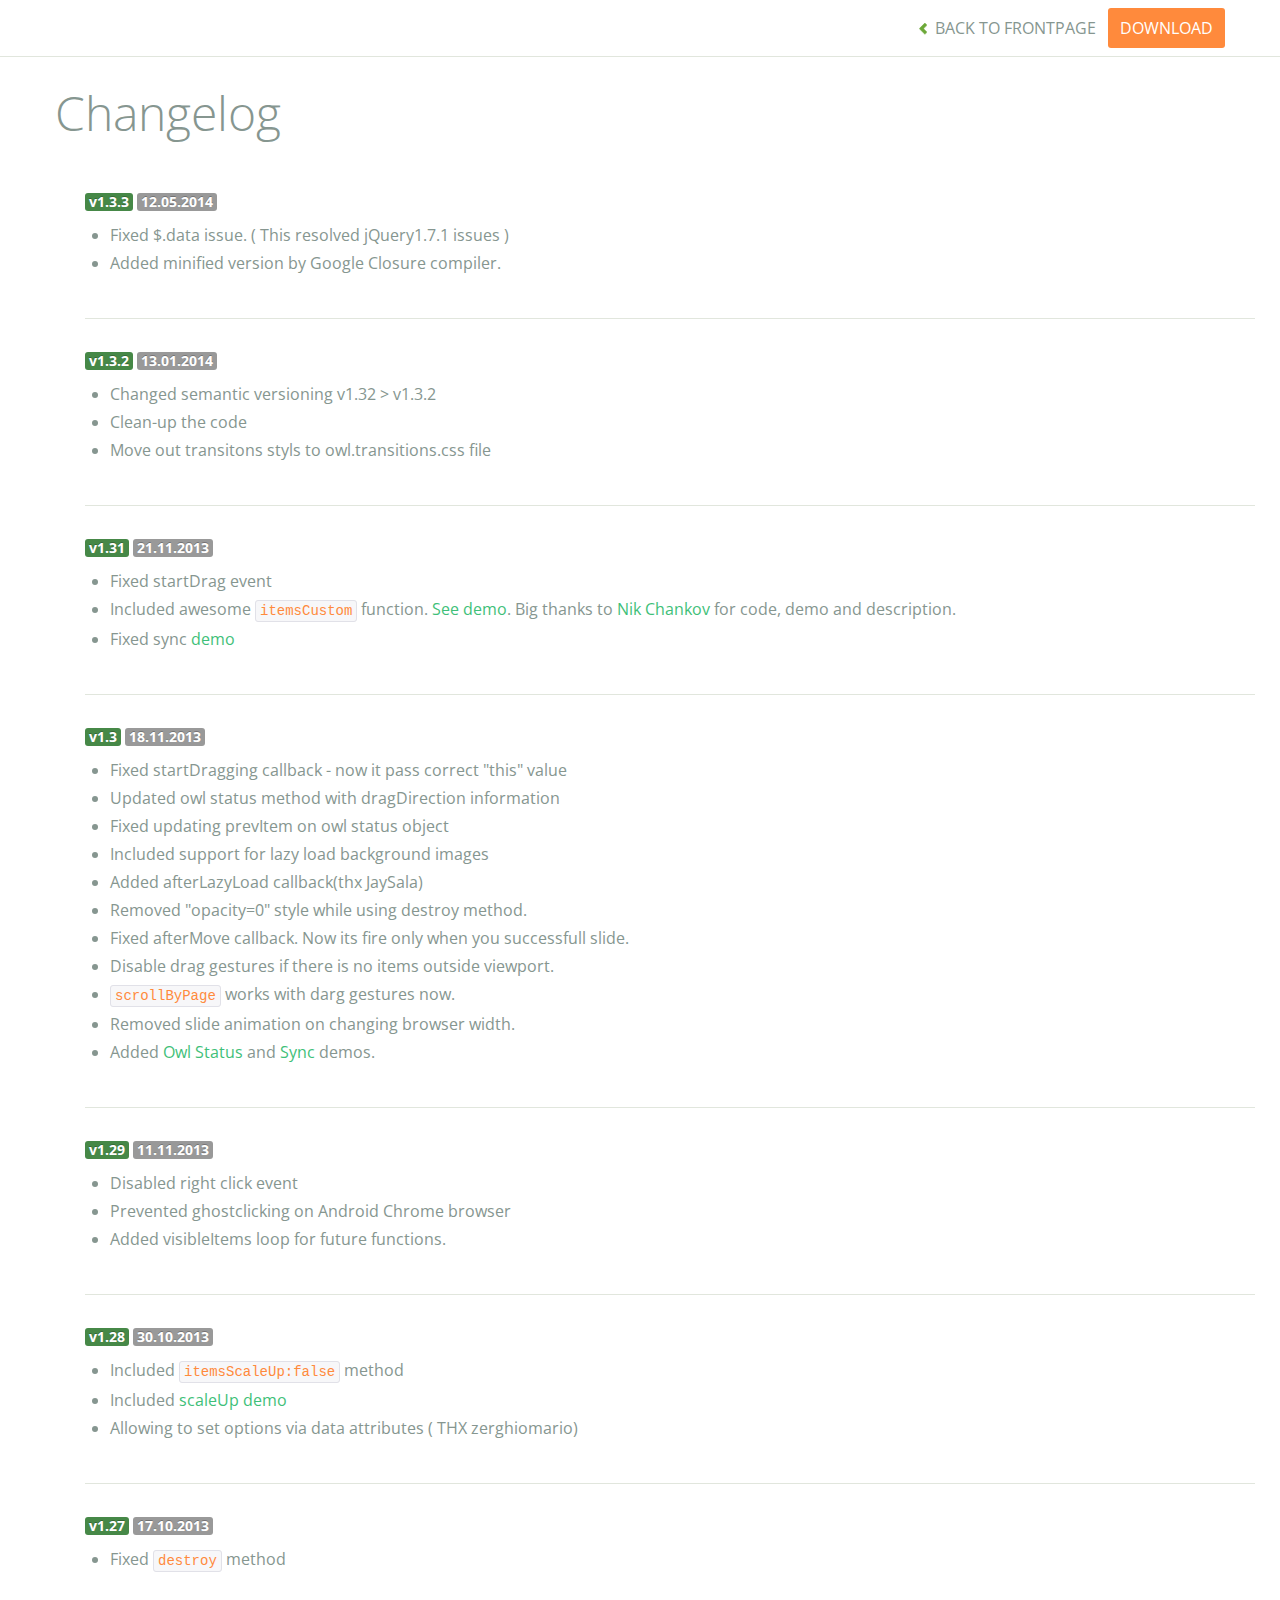
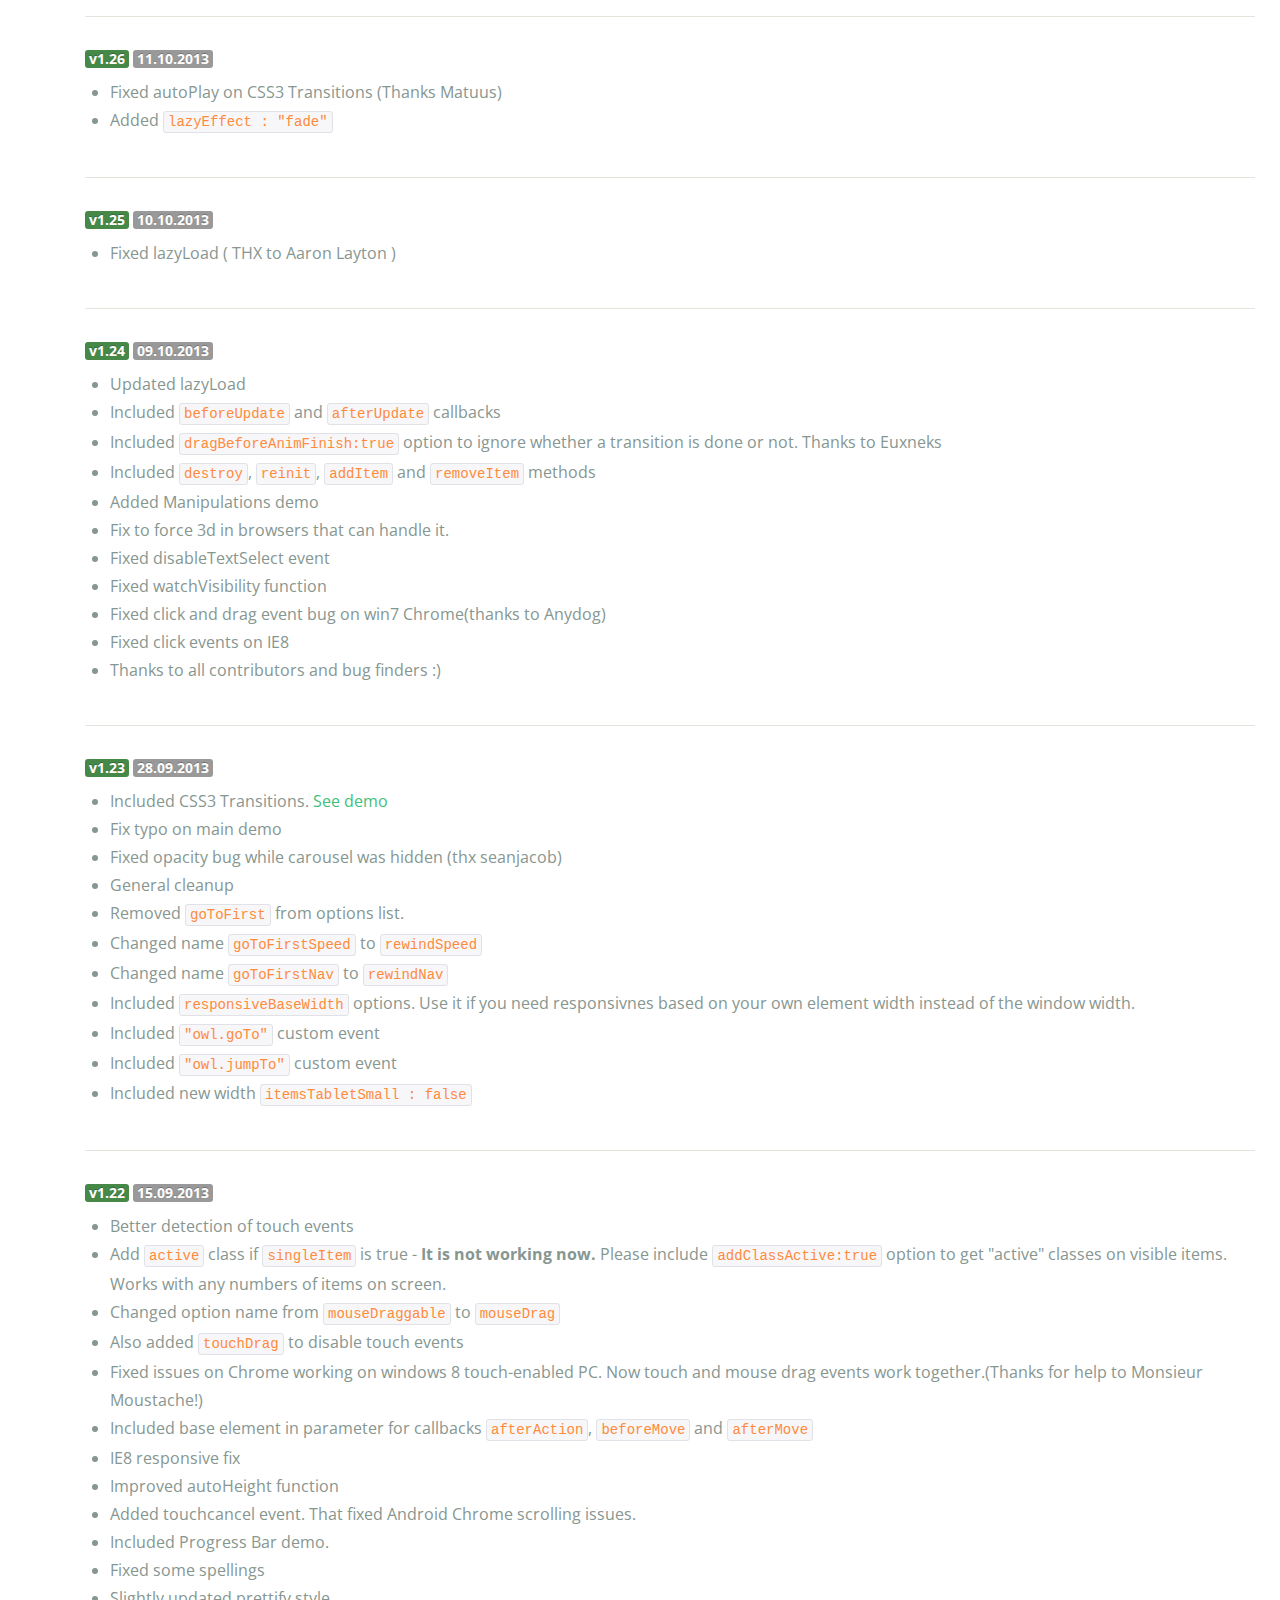
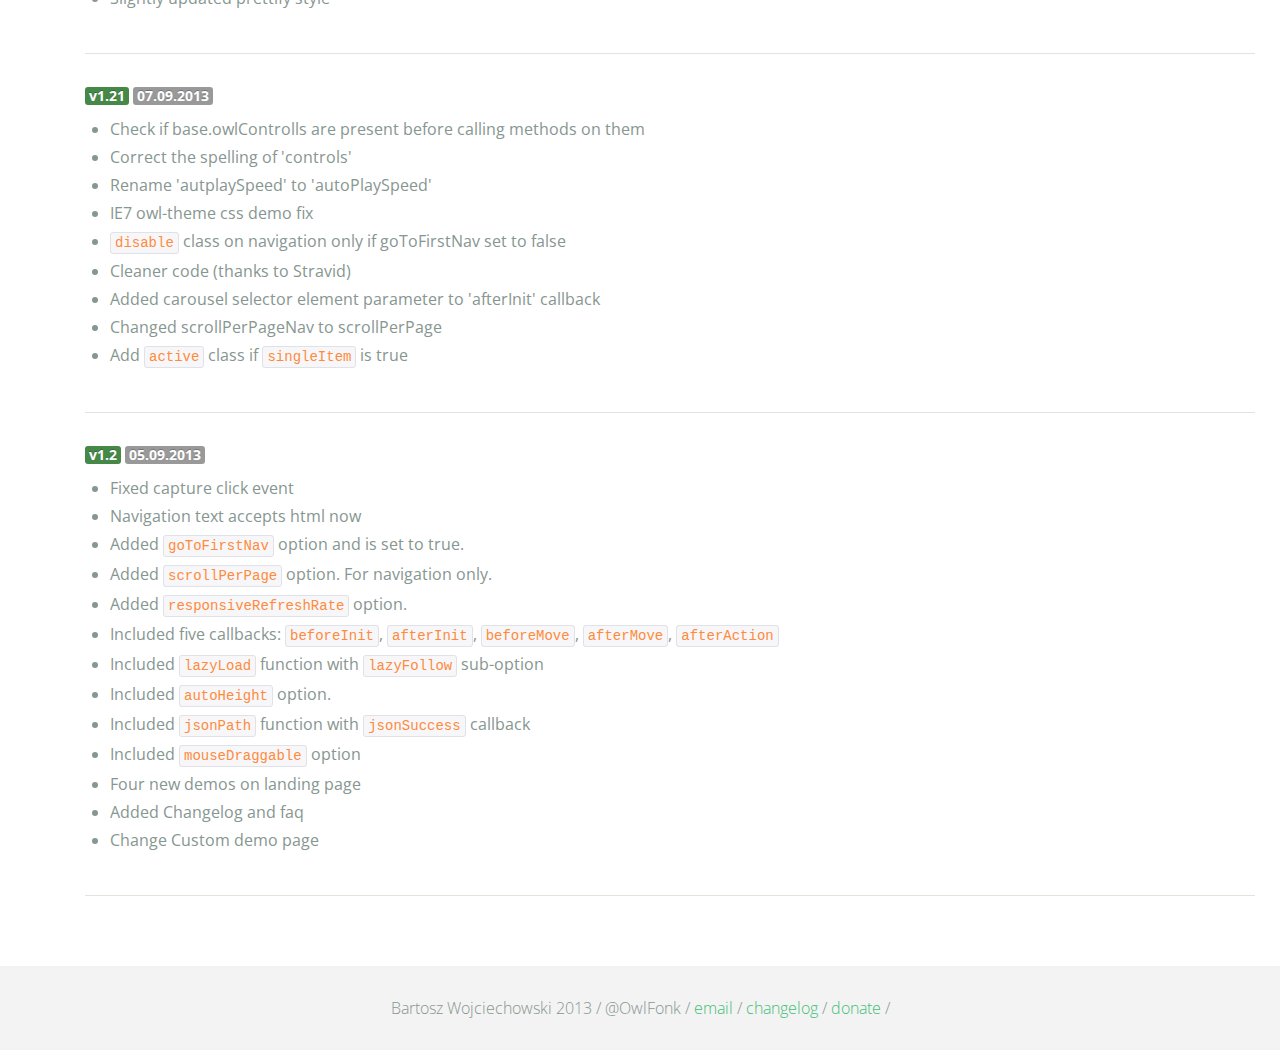
<file: Powerful-Customizable-jQuery-Carousel-Slider-OWL-Carousel/changelog.html>
<!DOCTYPE html>
<html lang="en">
  <head>
    <meta charset="utf-8">
    <title>Owl Carousel - Changelog</title>
    <meta name="viewport" content="width=device-width, initial-scale=1.0">
    <meta name="description" content="jQuery Responsive Carousel - Owl Carusel">
    <meta name="author" content="Bartosz Wojciechowski">

    <link href='http://fonts.googleapis.com/css?family=Open+Sans:400italic,400,300,600,700' rel='stylesheet' type='text/css'>
    <link href="assets/css/bootstrapTheme.css" rel="stylesheet">
    <link href="assets/css/custom.css" rel="stylesheet">

    <!-- Owl Carousel Assets -->
    <link href="owl-carousel/owl.carousel.css" rel="stylesheet">
    <link href="owl-carousel/owl.theme.css" rel="stylesheet">

    <!-- Prettify -->
    <link href="assets/js/google-code-prettify/prettify.css" rel="stylesheet">
	

    <!-- Le fav and touch icons -->
    <link rel="apple-touch-icon-precomposed" sizes="144x144" href="assets/ico/apple-touch-icon-144-precomposed.png">
    <link rel="apple-touch-icon-precomposed" sizes="114x114" href="assets/ico/apple-touch-icon-114-precomposed.png">
      <link rel="apple-touch-icon-precomposed" sizes="72x72" href="assets/ico/apple-touch-icon-72-precomposed.png">
                    <link rel="apple-touch-icon-precomposed" href="assets/ico/apple-touch-icon-57-precomposed.png">
                                   <link rel="shortcut icon" href="assets/ico/favicon.png">
  </head>
  <body>

      <div id="top-nav" class="navbar navbar-fixed-top">
        <div class="navbar-inner">
          <div class="container">
            <button type="button" class="btn btn-navbar" data-toggle="collapse" data-target=".nav-collapse">
            <span class="icon-bar"></span>
            <span class="icon-bar"></span>
            <span class="icon-bar"></span>
          </button>
            <div class="nav-collapse collapse">
            <ul class="nav pull-right">
              <li><a href="index.html"><i class="icon-chevron-left"></i> Back to Frontpage</a></li>
              <li><a href="owl.carousel.zip" class="download download-on" data-spy="affix" data-offset-top="450">Download</a></li>
            </ul>
            <ul class="nav pull-left">
              
            </ul>
            </div>
          </div>
        </div>
      </div>

    <div id="changelog" class="container">
      <div class="row">
        <div class="span12">
          <h1>Changelog</h1>
          
          <div class="span12 log">
          <span class="label label-success">v1.3.3</span> <span class="label">12.05.2014</span>
            <ul>
              <li>Fixed $.data issue. ( This resolved jQuery1.7.1 issues )</li>
              <li>Added minified version by Google Closure compiler.</li>
            </ul>
          </div>

          <div class="span12 log">
          <span class="label label-success">v1.3.2</span> <span class="label">13.01.2014</span>
            <ul>
              <li>Changed semantic versioning v1.32 > v1.3.2</li>
              <li>Clean-up the code</li>
              <li>Move out transitons styls to owl.transitions.css file</li>             

            </ul>
          </div>

          <div class="span12 log">
          <span class="label label-success">v1.31</span> <span class="label">21.11.2013</span>
            <ul>
              <li>Fixed startDrag event</li>
              <li>Included awesome <code>itemsCustom</code> function. <a href="demos/itemsCustom.html">See demo</a>. Big thanks to <a href="https://github.com/nchankov">Nik Chankov</a> for code, demo and description.</li>
              <li>Fixed sync <a href="demos/sync.html">demo</a></li>
            </ul>
          </div>

          <div class="span12 log">
          <span class="label label-success">v1.3</span> <span class="label">18.11.2013</span>
            <ul>
              <li>Fixed startDragging callback - now it pass correct "this" value</li>
              <li>Updated owl status method with dragDirection information</li>
              <li>Fixed updating prevItem on owl status object</li>
              <li>Included support for lazy load background images</li>
              <li>Added afterLazyLoad callback(thx JaySala)</li>
              <li>Removed "opacity=0" style while using destroy method.</li>
              <li>Fixed afterMove callback. Now its fire only when you successfull slide.</li>
              <li>Disable drag gestures if there is no items outside viewport.</li>
              <li><code>scrollByPage</code> works with darg gestures now. </li>
              <li>Removed slide animation on changing browser width.</li>
              <li>Added <a href="demos/owlStatus.html">Owl Status</a> and <a href="demos/sync.html">Sync</a> demos.</li>
            </ul>
          </div>

          <div class="span12 log">
          <span class="label label-success">v1.29</span> <span class="label">11.11.2013</span>
            <ul>
              <li>Disabled right click event</li>
              <li>Prevented ghostclicking on Android Chrome browser</li>
              <li>Added visibleItems loop for future functions.</li>
            </ul>
          </div>

          <div class="span12 log">
          <span class="label label-success">v1.28</span> <span class="label">30.10.2013</span>
            <ul>
              <li>Included <code>itemsScaleUp:false</code> method</li>
              <li>Included <a href="demos/scaleup.html">scaleUp demo</a></li>
              <li>Allowing to set options via data attributes ( THX zerghiomario)</li>
            </ul>
          </div>

          <div class="span12 log">
          <span class="label label-success">v1.27</span> <span class="label">17.10.2013</span>
            <ul>
              <li>Fixed <code>destroy</code> method</li>
            </ul>
          </div>

          <div class="span12 log">
          <span class="label label-success">v1.26</span> <span class="label">11.10.2013</span>
            <ul>
              <li>Fixed autoPlay on CSS3 Transitions (Thanks Matuus)</li>
              <li>Added <code>lazyEffect : "fade"</code></li>
            </ul>
          </div>

          <div class="span12 log">
          <span class="label label-success">v1.25</span> <span class="label">10.10.2013</span>
            <ul>
              <li>Fixed lazyLoad ( THX to Aaron Layton )</li>
            </ul>
          </div>


          <div class="span12 log">
          <span class="label label-success">v1.24</span> <span class="label">09.10.2013</span>
            <ul>
              <li>Updated lazyLoad</li>
              <li>Included <code>beforeUpdate</code> and <code>afterUpdate</code> callbacks</li>
              <li>Included <code>dragBeforeAnimFinish:true</code> option to ignore whether a transition is done or not. Thanks to Euxneks</li>
              <li>Included <code>destroy</code>, <code>reinit</code>, <code>addItem</code> and <code>removeItem</code> methods</li>
              <li>Added Manipulations demo</li>
              <li>Fix to force 3d in browsers that can handle it.</li>
              <li>Fixed disableTextSelect event</li>
              <li>Fixed watchVisibility function</li>
              <li>Fixed click and drag event bug on win7 Chrome(thanks to Anydog)</li>
              <li>Fixed click events on IE8</li>
              <li>Thanks to all contributors and bug finders :)</li>
            </ul>
          </div>

          <div class="span12 log">
          <span class="label label-success">v1.23</span> <span class="label">28.09.2013</span>
            <ul>
              <li>Included CSS3 Transitions. <a href="demos/transitions.html">See demo</a></li>
              <li>Fix typo on main demo</li>
              <li>Fixed opacity bug while carousel was hidden (thx seanjacob)</li>
              <li>General cleanup</li>
              <li>Removed <code>goToFirst</code> from options list.</li>
              <li>Changed name <code>goToFirstSpeed</code> to <code>rewindSpeed</code></li>
              <li>Changed name <code>goToFirstNav</code> to <code>rewindNav</code></li>
              <li>Included <code>responsiveBaseWidth</code> options. Use it if you need responsivnes based on your own element width instead of the window width.</li>
              <li>Included <code>"owl.goTo"</code> custom event</li>
              <li>Included <code>"owl.jumpTo"</code> custom event</li>
              <li>Included new width <code>itemsTabletSmall : false</code></li>
            </ul>
          </div>

          <div class="span12 log">
          <span class="label label-success">v1.22</span> <span class="label">15.09.2013</span>
            <ul>
              <li>Better detection of touch events</li>
              <li>Add <code>active</code> class if <code>singleItem</code> is true - <b>It is not working now.</b> Please include <code>addClassActive:true</code> option to get "active" classes on visible items. Works with any numbers of items on screen.</li>
              <li>Changed option name from <code>mouseDraggable</code> to <code>mouseDrag</code></li>
              <li>Also added <code>touchDrag</code> to disable touch events</li>
              <li>Fixed issues on Chrome working on windows 8 touch-enabled PC. Now touch and mouse drag events work together.(Thanks for help to Monsieur Moustache!)</li>
              <li>Included base element in parameter for callbacks <code>afterAction</code>, <code>beforeMove</code> and <code>afterMove</code></li>
              <li>IE8 responsive fix</li>
              <li>Improved autoHeight function</li>
              <li>Added touchcancel event. That fixed Android Chrome scrolling issues.</li>
              <li>Included Progress Bar demo.</li>
              <li>Fixed some spellings</li>
              <li>Slightly updated prettify style</li>
            </ul>
          </div>

          <div class="span12 log">
          <span class="label label-success">v1.21</span> <span class="label">07.09.2013</span>
            <ul>
              <li>Check if base.owlControlls are present before calling methods on them</li>
              <li>Correct the spelling of 'controls'</li>
              <li>Rename 'autplaySpeed' to 'autoPlaySpeed'</li>
              <li>IE7 owl-theme css demo fix</li>
              <li><code>disable</code> class on navigation only if goToFirstNav set to false</li>
              <li>Cleaner code (thanks to Stravid)</li>
              <li>Added carousel selector element parameter to 'afterInit' callback</li>
              <li>Changed scrollPerPageNav to scrollPerPage</li>
              <li>Add <code>active</code> class if <code>singleItem</code> is true</li>
            </ul>
          </div>
          <div class="span12 log">
          <span class="label label-success">v1.2</span> <span class="label">05.09.2013</span>
            <ul>
              <li>Fixed capture click event</li>
              <li>Navigation text accepts html now</li>
              <li>Added <code>goToFirstNav</code> option and is set to true.</li>
              <li>Added <code>scrollPerPage</code> option. For navigation only.</li>
              <li>Added <code>responsiveRefreshRate</code> option.</li>
              <li>Included five callbacks: <code>beforeInit</code>, <code>afterInit</code>, <code>beforeMove</code>, <code>afterMove</code>, <code>afterAction</code></li>
              <li>Included <code>lazyLoad</code> function with <code>lazyFollow</code> sub-option</li>
              <li>Included <code>autoHeight</code> option.</li>
              <li>Included <code>jsonPath</code> function with <code>jsonSuccess</code> callback</li>
              <li>Included <code>mouseDraggable</code> option</li>
              <li>Four new demos on landing page</li>
              <li>Added Changelog and faq</li>
              <li>Change Custom demo page</li>
            </ul>
          </div>
        </div>
      </div>
    </div>

    <div id="footer">
      <div class="container">
        <div class="row">
          <div class="span12">
            <h5>Bartosz Wojciechowski 2013 / @OwlFonk / 
            <a href="mailto:owl@owlgraphic.com?subject=Hey Owl!">email</a> / 
            <a href="changelog.html">changelog</a> /
            <a href="https://www.paypal.com/cgi-bin/webscr?cmd=_s-xclick&hosted_button_id=EFSGXZS7V2U9N">donate</a> / 
            </h5>
          </div>
        </div>
      </div>
    </div>


    <script src="assets/js/jquery-1.9.1.min.js"></script> 
    <script src="owl-carousel/owl.carousel.js"></script>

    <!-- Frontpage Demo -->
    <script>
    jQuery(document).ready(function($) {
      $("#owl-example").owlCarousel();
    });

    $("body").data("page", "frontpage");

    </script>
    <script src="assets/js/bootstrap-collapse.js"></script>
    <script src="assets/js/bootstrap-transition.js"></script>

    <script src="assets/js/google-code-prettify/prettify.js"></script>
	  <script src="assets/js/application.js"></script>

    <script>
    var owldomain = window.location.hostname.indexOf("owlgraphic");
    if(owldomain !== -1){
      (function(i,s,o,g,r,a,m){i['GoogleAnalyticsObject']=r;i[r]=i[r]||function(){
      (i[r].q=i[r].q||[]).push(arguments)},i[r].l=1*new Date();a=s.createElement(o),
      m=s.getElementsByTagName(o)[0];a.async=1;a.src=g;m.parentNode.insertBefore(a,m)
      })(window,document,'script','//www.google-analytics.com/analytics.js','ga');

      ga('create', 'UA-41541058-1', 'owlgraphic.com');
      ga('send', 'pageview');
    }

    </script>

  </body>
</html>
</file>
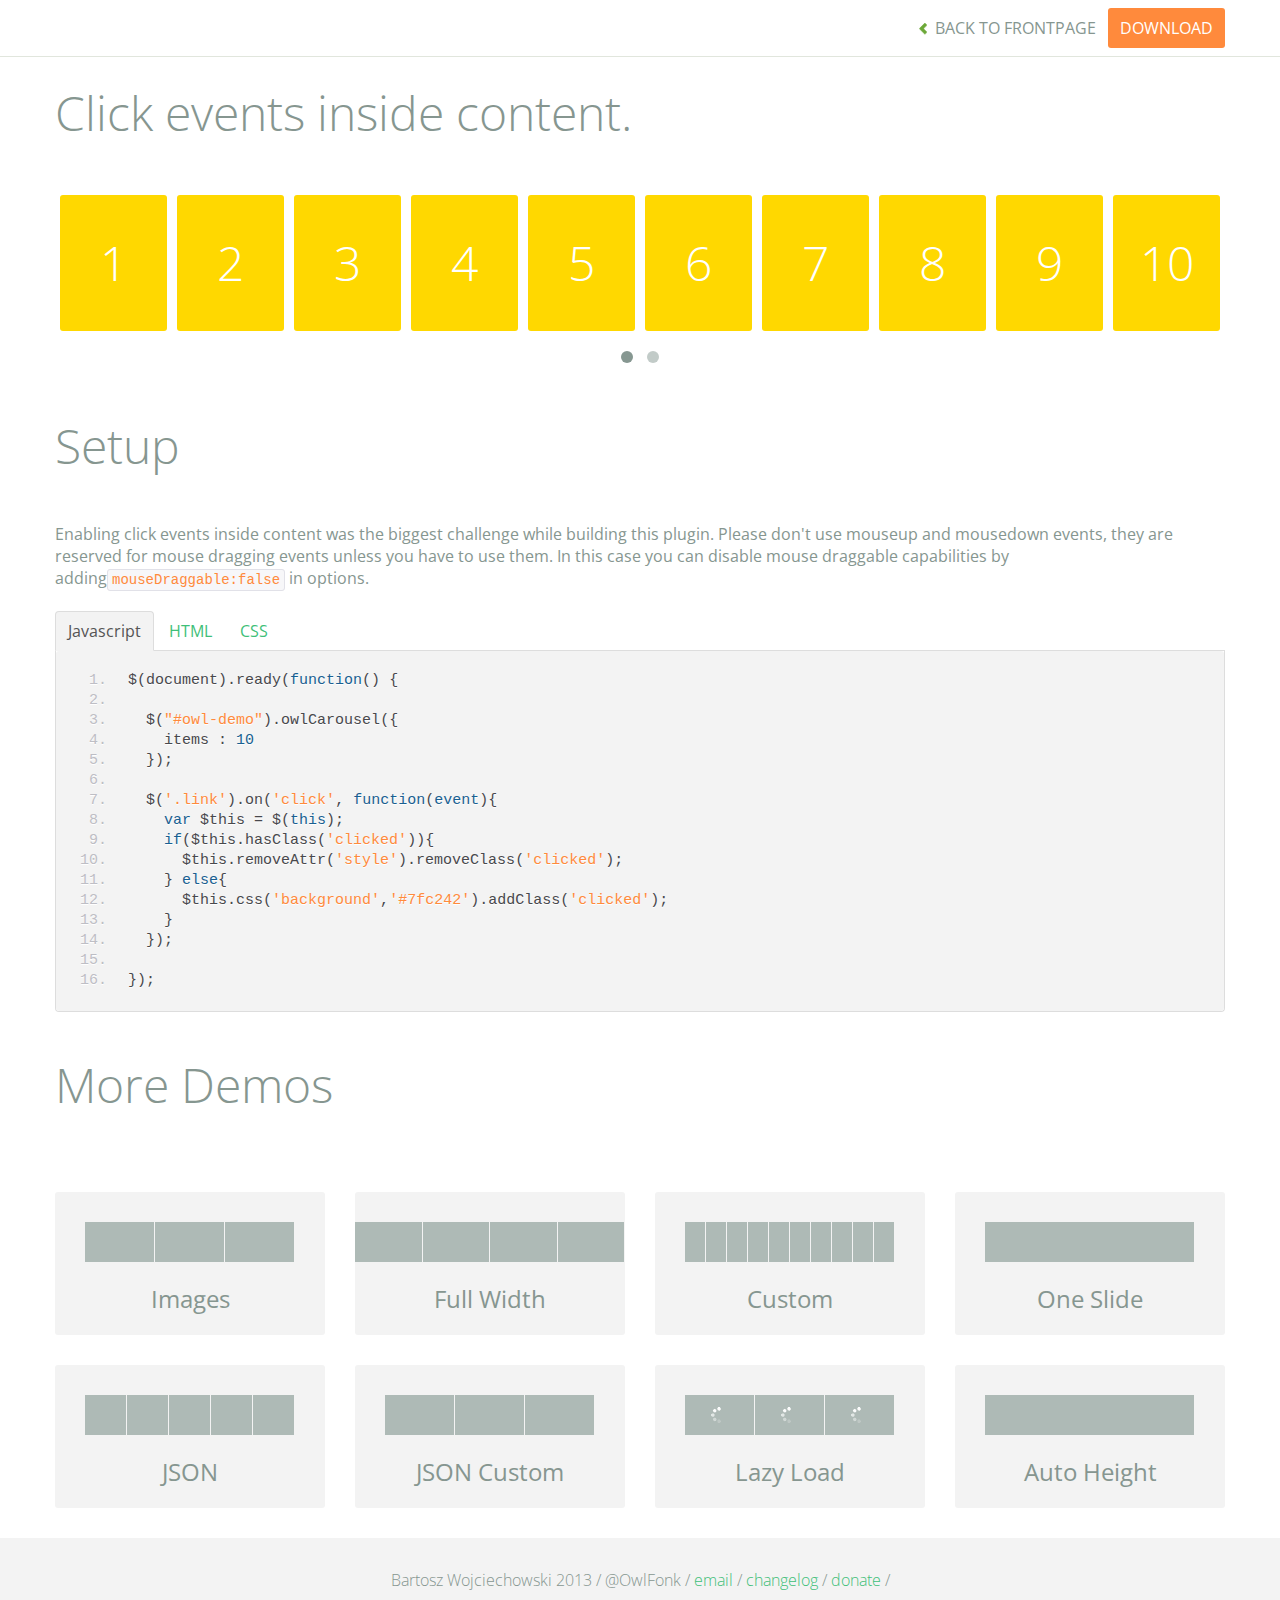
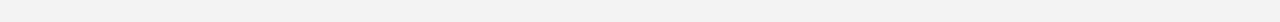
<file: Powerful-Customizable-jQuery-Carousel-Slider-OWL-Carousel/demos/click.html>
<!DOCTYPE html>
<html lang="en">
  <head>
    <meta charset="utf-8">
    <title>Owl Carousel - Click Event</title>
    <meta name="viewport" content="width=device-width, initial-scale=1.0">
    <meta name="description" content="jQuery Responsive Carousel - Owl Carusel">
    <meta name="author" content="Bartosz Wojciechowski">

    <link href='http://fonts.googleapis.com/css?family=Open+Sans:400italic,400,300,600,700' rel='stylesheet' type='text/css'>
    <link href="../assets/css/bootstrapTheme.css" rel="stylesheet">
    <link href="../assets/css/custom.css" rel="stylesheet">

    <!-- Owl Carousel Assets -->
    <link href="../owl-carousel/owl.carousel.css" rel="stylesheet">
    <link href="../owl-carousel/owl.theme.css" rel="stylesheet">

    <link href="../assets/js/google-code-prettify/prettify.css" rel="stylesheet">

    <!-- Le fav and touch icons -->
    <link rel="apple-touch-icon-precomposed" sizes="144x144" href="../assets/ico/apple-touch-icon-144-precomposed.png">
    <link rel="apple-touch-icon-precomposed" sizes="114x114" href="../assets/ico/apple-touch-icon-114-precomposed.png">
      <link rel="apple-touch-icon-precomposed" sizes="72x72" href="../assets/ico/apple-touch-icon-72-precomposed.png">
                    <link rel="apple-touch-icon-precomposed" href="../assets/ico/apple-touch-icon-57-precomposed.png">
                                   <link rel="shortcut icon" href="../assets/ico/favicon.png">
  </head>
  <body>

      <div id="top-nav" class="navbar navbar-fixed-top">
        <div class="navbar-inner">
          <div class="container">
            <button type="button" class="btn btn-navbar" data-toggle="collapse" data-target=".nav-collapse">
            <span class="icon-bar"></span>
            <span class="icon-bar"></span>
            <span class="icon-bar"></span>
          </button>
            <div class="nav-collapse collapse">
            <ul class="nav pull-right">
              <li><a href="../index.html"><i class="icon-chevron-left"></i> Back to Frontpage</a></li>
              <li><a href="../owl.carousel.zip" class="download download-on" data-spy="affix" data-offset-top="450">Download</a></li>
            </ul>
            <ul class="nav pull-left">
              
            </ul>
            </div>
          </div>
        </div>
      </div>
   
    <div id="title">
      <div class="container">
        <div class="row">
          <div class="span12">
            <h1>Click events inside content.</h1>
          </div>
        </div>
      </div>
    </div>

      <div id="demo">
        <div class="container">
          <div class="row">
            <div class="span12">

              <div id="owl-demo" class="owl-carousel">
                
                <a class="item link"><h1>1</h1></a>
                <a class="item link"><h1>2</h1></a>
                <a class="item link"><h1>3</h1></a>
                <a class="item link"><h1>4</h1></a>
                <a class="item link"><h1>5</h1></a>
                <a class="item link"><h1>6</h1></a>
                <a class="item link"><h1>7</h1></a>
                <a class="item link"><h1>8</h1></a>
                <a class="item link"><h1>9</h1></a>
                <a class="item link"><h1>10</h1></a>
                <a class="item link"><h1>11</h1></a>
                <a class="item link"><h1>12</h1></a>
                <a class="item link"><h1>13</h1></a>
                <a class="item link"><h1>14</h1></a>
                <a class="item link"><h1>15</h1></a>
                <a class="item link"><h1>16</h1></a>

              </div>
            </div>
          </div>
        </div>

    </div>

    <div id="example-info">
      <div class="container">
        <div class="row">
          <div class="span12">
            <h1>Setup</h1>
            <p>Enabling click events inside content was the biggest challenge while building this plugin. Please don't use mouseup and mousedown events, they are reserved for mouse dragging events unless you have to use them. In this case you can disable mouse draggable capabilities by adding<code>mouseDraggable:false</code> in options.
            </p>
            <ul class="nav nav-tabs" id="myTab">
              <li class="active"><a href="#javascript">Javascript</a></li>
              <li><a href="#HTML">HTML</a></li>
              <li><a href="#CSS">CSS</a></li>
            </ul>
             
            <div class="tab-content">

              <div class="tab-pane active" id="javascript">
<pre class="pre-show prettyprint linenums">
$(document).ready(function() {

  $("#owl-demo").owlCarousel({
    items : 10
  });

  $('.link').on('click', function(event){
    var $this = $(this);
    if($this.hasClass('clicked')){
      $this.removeAttr('style').removeClass('clicked');
    } else{
      $this.css('background','#7fc242').addClass('clicked');
    }
  });

})&#59;
</pre>

              </div>

              <div class="tab-pane" id="HTML">
<pre class="pre-show prettyprint linenums">
&lt;div id="owl-demo" class="owl-carousel"&gt;
  &lt;a class="item link"&gt;&lt;h1&gt;1&lt;/h1&gt;&lt;/a&gt;
  &lt;a class="item link"&gt;&lt;h1&gt;2&lt;/h1&gt;&lt;/a&gt;
  &lt;a class="item link"&gt;&lt;h1&gt;3&lt;/h1&gt;&lt;/a&gt;
  &lt;a class="item link"&gt;&lt;h1&gt;4&lt;/h1&gt;&lt;/a&gt;
  &lt;a class="item link"&gt;&lt;h1&gt;5&lt;/h1&gt;&lt;/a&gt;
  &lt;a class="item link"&gt;&lt;h1&gt;6&lt;/h1&gt;&lt;/a&gt;
  &lt;a class="item link"&gt;&lt;h1&gt;7&lt;/h1&gt;&lt;/a&gt;
  &lt;a class="item link"&gt;&lt;h1&gt;8&lt;/h1&gt;&lt;/a&gt;
  &lt;a class="item link"&gt;&lt;h1&gt;9&lt;/h1&gt;&lt;/a&gt;
  &lt;a class="item link"&gt;&lt;h1&gt;10&lt;/h1&gt;&lt;/a&gt;
  &lt;a class="item link"&gt;&lt;h1&gt;11&lt;/h1&gt;&lt;/a&gt;
  &lt;a class="item link"&gt;&lt;h1&gt;12&lt;/h1&gt;&lt;/a&gt;
  &lt;a class="item link"&gt;&lt;h1&gt;13&lt;/h1&gt;&lt;/a&gt;
  &lt;a class="item link"&gt;&lt;h1&gt;14&lt;/h1&gt;&lt;/a&gt;
  &lt;a class="item link"&gt;&lt;h1&gt;15&lt;/h1&gt;&lt;/a&gt;
  &lt;a class="item link"&gt;&lt;h1&gt;16&lt;/h1&gt;&lt;/a&gt;
&lt;/div&gt;
</pre>
              </div>

              <div class="tab-pane" id="CSS">
<pre class="pre-show prettyprint linenums">
#owl-demo .item{
  display: block;
  cursor: pointer;
  background: #ffd800;
  padding: 30px 0px;
  margin: 5px;
  color: #FFF;
  -webkit-border-radius: 3px;
  -moz-border-radius: 3px;
  border-radius: 3px;
  text-align: center;
  -webkit-tap-highlight-color: rgba(255, 255, 255, 0); 
}
#owl-demo .item:hover{
  background: #F2CD00;
}
</pre>
              </div>
            </div><!--End Tab Content-->

          </div>
        </div>
      </div>
    </div>

    <div id="more">
      <div class="container">

        <div class="row">
          <div class="span12">
            <h1>More Demos</h1>
          </div>
        </div>

        <div class="row demos-row">
          <div class="span3">
            <a href="images.html" class="demo-box">
              <div class="demo-wrapper demo-images clearfix">
                <div class="demo-slide"><div class="bg"></div></div>
                <div class="demo-slide"><div class="bg"></div></div>
                <div class="demo-slide"><div class="bg"></div></div>
              </div>
              <h3>Images</h3>
            </a>
          </div>

          <div class="span3">
            <a href="full.html" class="demo-box">
              <div class="demo-wrapper demo-full clearfix">
                <div class="demo-slide"><div class="bg"></div></div>
                <div class="demo-slide"><div class="bg"></div></div>
                <div class="demo-slide"><div class="bg"></div></div>
                <div class="demo-slide"><div class="bg"></div></div>
              </div>
              <h3>Full Width</h3>
            </a>
          </div>

          <div class="span3">
            <a href="custom.html" class="demo-box">
              <div class="demo-wrapper demo-custom clearfix">
                <div class="demo-slide"><div class="bg"></div></div>
                <div class="demo-slide"><div class="bg"></div></div>
                <div class="demo-slide"><div class="bg"></div></div>
                <div class="demo-slide"><div class="bg"></div></div>
                <div class="demo-slide"><div class="bg"></div></div>
                <div class="demo-slide"><div class="bg"></div></div>
                <div class="demo-slide"><div class="bg"></div></div>
                <div class="demo-slide"><div class="bg"></div></div>
                <div class="demo-slide"><div class="bg"></div></div>
                <div class="demo-slide"><div class="bg"></div></div>
              </div>
              <h3>Custom</h3>
            </a>
          </div>

          <div class="span3">
            <a href="one.html" class="demo-box">
              <div class="demo-wrapper demo-one clearfix">
                <div class="demo-slide"><div class="bg"></div></div>
              </div>
              <h3>One Slide</h3>
            </a>
          </div>

        </div>
        <div class="row demos-row">
          <div class="span3">
            <a href="json.html" class="demo-box">
              <div class="demo-wrapper demo-Json clearfix">
                <div class="demo-slide"><div class="bg"></div></div>
                <div class="demo-slide"><div class="bg"></div></div>
                <div class="demo-slide"><div class="bg"></div></div>
                <div class="demo-slide"><div class="bg"></div></div>
                <div class="demo-slide"><div class="bg"></div></div>
              </div>
              <h3>JSON</h3>
            </a>
          </div>

          <div class="span3">
            <a href="customJson.html" class="demo-box">
              <div class="demo-wrapper demo-Json-custom clearfix">
                <div class="demo-slide"><div class="bg"></div></div>
                <div class="demo-slide"><div class="bg"></div></div>
                <div class="demo-slide"><div class="bg"></div></div>
              </div>
              <h3>JSON Custom</h3>
            </a>
          </div>

          <div class="span3">
            <a href="lazyLoad.html" class="demo-box">
              <div class="demo-wrapper demo-lazy clearfix">
                <div class="demo-slide"><div class="bg"></div></div>
                <div class="demo-slide"><div class="bg"></div></div>
                <div class="demo-slide"><div class="bg"></div></div>
              </div>
              <h3>Lazy Load</h3>
            </a>
          </div>

          <div class="span3">
            <a href="autoHeight.html" class="demo-box">
              <div class="demo-wrapper demo-height clearfix">
                <div class="demo-slide"><div class="bg"></div></div>
              </div>
              <h3>Auto Height</h3>
            </a>
          </div>

        </div>
      </div>
    </div>
 
    <div id="footer">
      <div class="container">
        <div class="row">
          <div class="span12">
            <h5>Bartosz Wojciechowski 2013 / @OwlFonk / 
            <a href="mailto:owl@owlgraphic.com?subject=Hey Owl!">email</a> / 
            <a href="../changelog.html">changelog</a> /
            <a href="https://www.paypal.com/cgi-bin/webscr?cmd=_s-xclick&hosted_button_id=EFSGXZS7V2U9N">donate</a> / 
            <a href="https://twitter.com/share" class="twitter-share-button" data-url="http://owlgraphic.com/owlcarousel/" data-text="Awesome jQuery Owl Carousel Responsive Plugin" data-via="OwlFonk" data-count="none" data-hashtags="owlcarousel"></a>
            <script>
            var owldomain = window.location.hostname.indexOf("owlgraphic");
            if(owldomain !== -1){
              !function(d,s,id){var js,fjs=d.getElementsByTagName(s)[0],p=/^http:/.test(d.location)?'http':'https';if(!d.getElementById(id)){js=d.createElement(s);js.id=id;js.src=p+'://platform.twitter.com/widgets.js';fjs.parentNode.insertBefore(js,fjs);}}(document, 'script', 'twitter-wjs');
            }
            </script>
            </h5>
          </div>
        </div>
      </div>
    </div>


    <script src="../assets/js/jquery-1.9.1.min.js"></script> 
    <script src="../owl-carousel/owl.carousel.js"></script>


    <!-- Demo -->

    <style>
    #owl-demo .item{
        display: block;
        cursor: pointer;
        background: #ffd800;
        padding: 30px 0px;
        margin: 5px;
        color: #FFF;
        -webkit-border-radius: 3px;
        -moz-border-radius: 3px;
        border-radius: 3px;
        text-align: center;
        -webkit-tap-highlight-color: rgba(255, 255, 255, 0); 
    }
    #owl-demo .item:hover{
      background: #F2CD00;
    }
    </style>


    <script>
    $(document).ready(function() {

      $("#owl-demo").owlCarousel({
        items : 10
      });

      $('.link').on('click', function(event){
        var $this = $(this);
        if($this.hasClass('clicked')){
          $this.removeAttr('style').removeClass('clicked');
        } else{
          $this.css('background','#7fc242').addClass('clicked');
        }
      });


    });
    </script>


    <script src="../assets/js/bootstrap-collapse.js"></script>
    <script src="../assets/js/bootstrap-transition.js"></script>
    <script src="../assets/js/bootstrap-tab.js"></script>

    <script src="../assets/js/google-code-prettify/prettify.js"></script>
	  <script src="../assets/js/application.js"></script>

  </body>
</html>
</file>
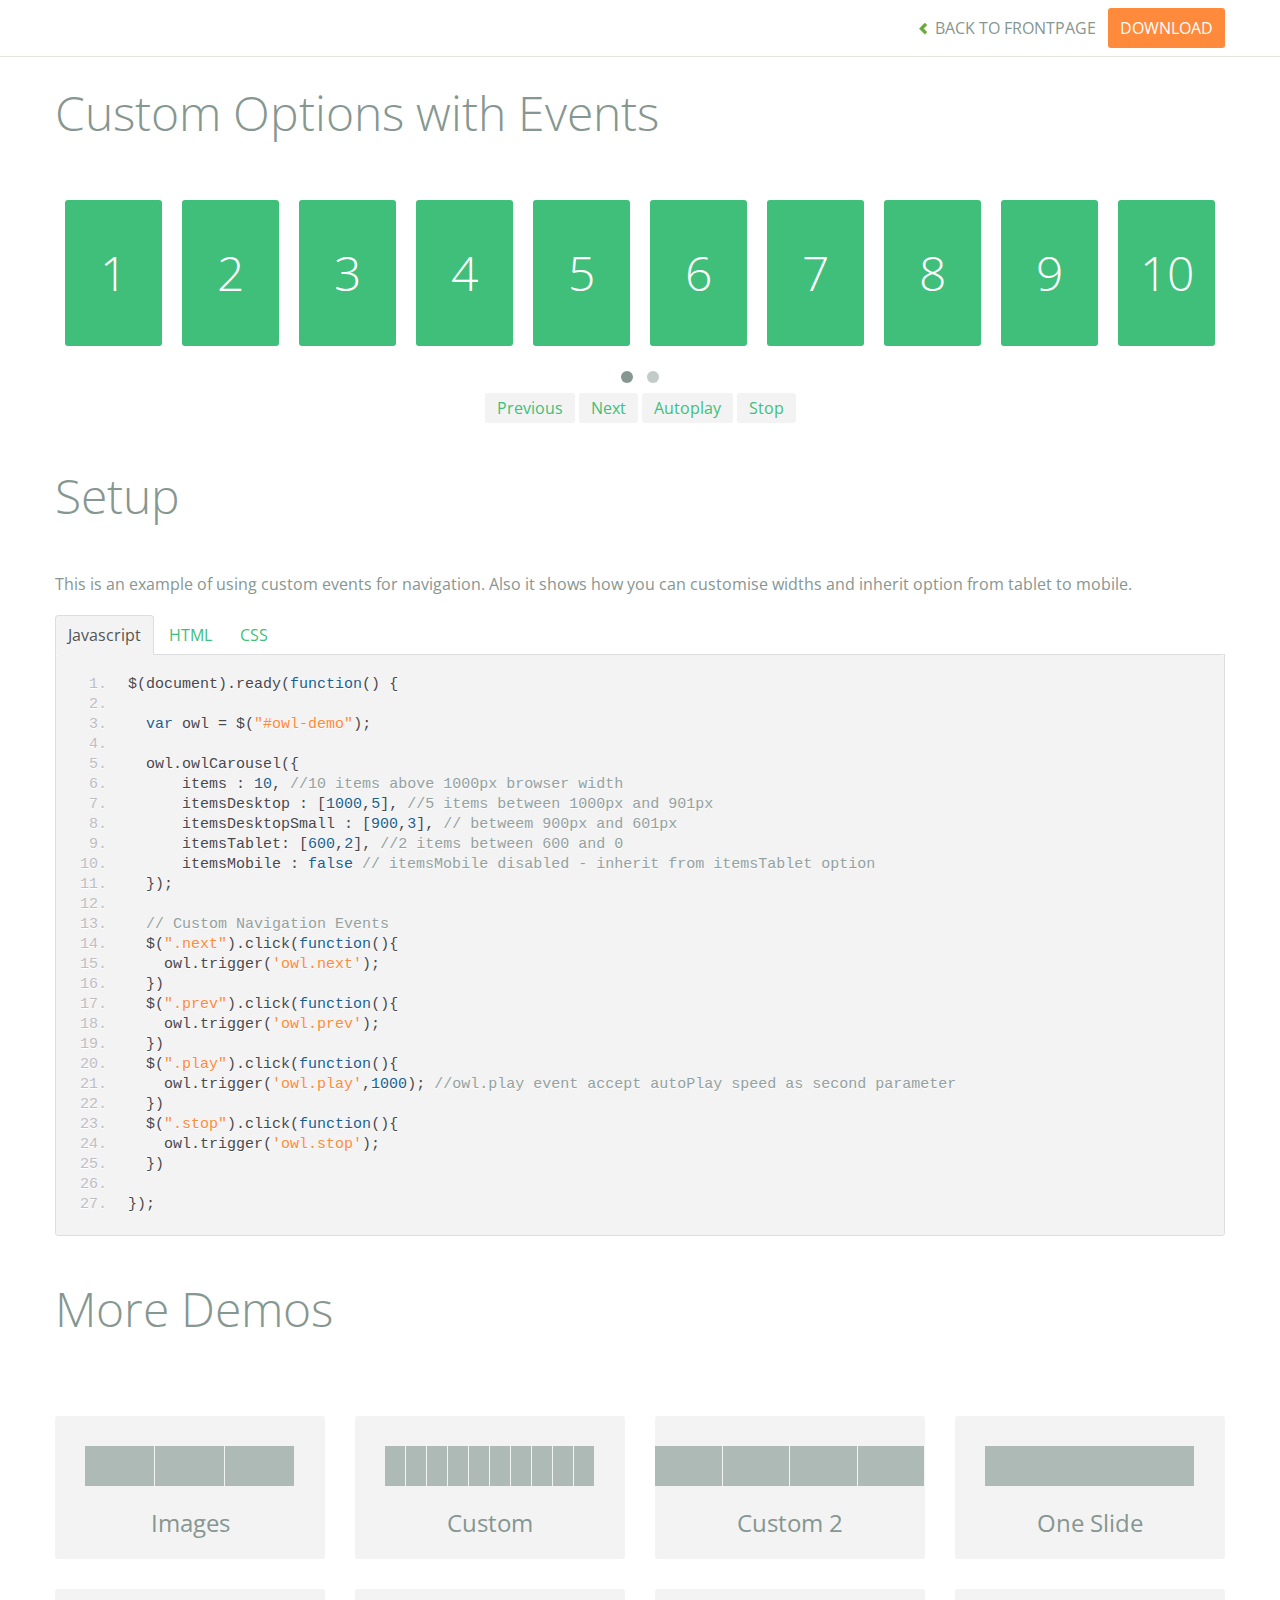
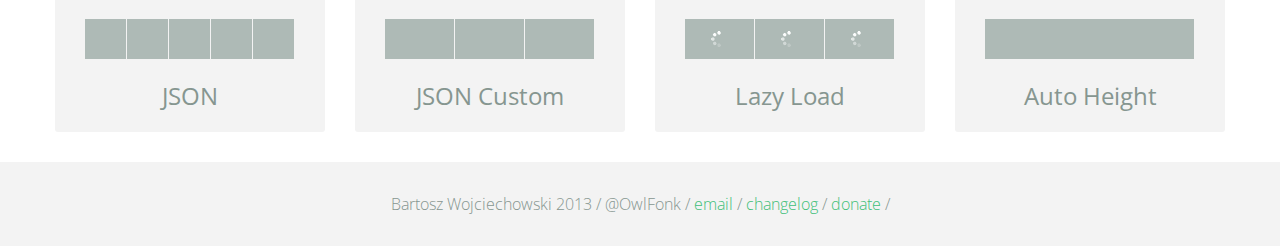
<file: Powerful-Customizable-jQuery-Carousel-Slider-OWL-Carousel/demos/custom.html>
<!DOCTYPE html>
<html lang="en">
  <head>
    <meta charset="utf-8">
    <title>Owl Carousel - Custom</title>
    <meta name="viewport" content="width=device-width, initial-scale=1.0">
    <meta name="description" content="jQuery Responsive Carousel - Owl Carusel">
    <meta name="author" content="Bartosz Wojciechowski">

    <link href='http://fonts.googleapis.com/css?family=Open+Sans:400italic,400,300,600,700' rel='stylesheet' type='text/css'>
    <link href="../assets/css/bootstrapTheme.css" rel="stylesheet">
    <link href="../assets/css/custom.css" rel="stylesheet">

    <!-- Owl Carousel Assets -->
    <link href="../owl-carousel/owl.carousel.css" rel="stylesheet">
    <link href="../owl-carousel/owl.theme.css" rel="stylesheet">

    <link href="../assets/js/google-code-prettify/prettify.css" rel="stylesheet">

    <!-- Le fav and touch icons -->
    <link rel="apple-touch-icon-precomposed" sizes="144x144" href="../assets/ico/apple-touch-icon-144-precomposed.png">
    <link rel="apple-touch-icon-precomposed" sizes="114x114" href="../assets/ico/apple-touch-icon-114-precomposed.png">
      <link rel="apple-touch-icon-precomposed" sizes="72x72" href="../assets/ico/apple-touch-icon-72-precomposed.png">
                    <link rel="apple-touch-icon-precomposed" href="../assets/ico/apple-touch-icon-57-precomposed.png">
                                   <link rel="shortcut icon" href="../assets/ico/favicon.png">
  </head>
  <body>

      <div id="top-nav" class="navbar navbar-fixed-top">
        <div class="navbar-inner">
          <div class="container">
            <button type="button" class="btn btn-navbar" data-toggle="collapse" data-target=".nav-collapse">
            <span class="icon-bar"></span>
            <span class="icon-bar"></span>
            <span class="icon-bar"></span>
          </button>
            <div class="nav-collapse collapse">
            <ul class="nav pull-right">
              <li><a href="../index.html"><i class="icon-chevron-left"></i> Back to Frontpage</a></li>
              <li><a href="../owl.carousel.zip" class="download download-on" data-spy="affix" data-offset-top="450">Download</a></li>
            </ul>
            <ul class="nav pull-left">
              
            </ul>
            </div>
          </div>
        </div>
      </div>
   
    <div id="title">
      <div class="container">
        <div class="row">
          <div class="span12">
            <h1>Custom Options with Events</h1>
          </div>
        </div>
      </div>
    </div>

      <div id="demo">
        <div class="container">
          <div class="row">
            <div class="span12">

              <div id="owl-demo" class="owl-carousel">
                
                <div class="item"><h1>1</h1></div>
                <div class="item"><h1>2</h1></div>
                <div class="item"><h1>3</h1></div>
                <div class="item"><h1>4</h1></div>
                <div class="item"><h1>5</h1></div>
                <div class="item"><h1>6</h1></div>
                <div class="item"><h1>7</h1></div>
                <div class="item"><h1>8</h1></div>
                <div class="item"><h1>9</h1></div>
                <div class="item"><h1>10</h1></div>
                <div class="item"><h1>11</h1></div>
                <div class="item"><h1>12</h1></div>
                <div class="item"><h1>13</h1></div>
                <div class="item"><h1>14</h1></div>
                <div class="item"><h1>15</h1></div>
                <div class="item"><h1>16</h1></div>

              </div>
              <div class="customNavigation">
                <a class="btn prev">Previous</a>
                <a class="btn next">Next</a>
                <a class="btn play">Autoplay</a>
                <a class="btn stop">Stop</a>
              </div>

            </div>
          </div>
        </div>

    </div>

    <div id="example-info">
      <div class="container">
        <div class="row">
          <div class="span12">
            <h1>Setup</h1>
            <p>This is an example of using custom events for navigation. Also it shows how you can customise widths and inherit option from tablet to mobile.
            </p>
            <ul class="nav nav-tabs" id="myTab">
              <li class="active"><a href="#javascript">Javascript</a></li>
              <li><a href="#HTML">HTML</a></li>
              <li><a href="#CSS">CSS</a></li>
            </ul>
             
            <div class="tab-content">

              <div class="tab-pane active" id="javascript">
<pre class="pre-show prettyprint linenums">
$(document).ready(function() {

  var owl = &#36;("#owl-demo")&#59;

  owl.owlCarousel({
      items : 10, //10 items above 1000px browser width
      itemsDesktop : [1000,5], //5 items between 1000px and 901px
      itemsDesktopSmall : [900,3], // betweem 900px and 601px
      itemsTablet: [600,2], //2 items between 600 and 0
      itemsMobile : false // itemsMobile disabled - inherit from itemsTablet option
  })&#59;

  // Custom Navigation Events
  $(".next").click(function(){
    owl.trigger('owl.next')&#59;
  })
  $(".prev").click(function(){
    owl.trigger('owl.prev')&#59;
  })
  $(".play").click(function(){
    owl.trigger('owl.play',1000)&#59; //owl.play event accept autoPlay speed as second parameter
  })
  $(".stop").click(function(){
    owl.trigger('owl.stop')&#59;
  })

})&#59;
</pre>

              </div>

              <div class="tab-pane" id="HTML">
<pre class="pre-show prettyprint linenums">
&lt;div id="owl-demo" class="owl-carousel owl-theme"&gt;
  &lt;div class="item"&gt;&lt;h1&gt;1&lt;/h1&gt;&lt;/div&gt;
  &lt;div class="item"&gt;&lt;h1&gt;2&lt;/h1&gt;&lt;/div&gt;
  &lt;div class="item"&gt;&lt;h1&gt;3&lt;/h1&gt;&lt;/div&gt;
  &lt;div class="item"&gt;&lt;h1&gt;4&lt;/h1&gt;&lt;/div&gt;
  &lt;div class="item"&gt;&lt;h1&gt;5&lt;/h1&gt;&lt;/div&gt;
  &lt;div class="item"&gt;&lt;h1&gt;6&lt;/h1&gt;&lt;/div&gt;
  &lt;div class="item"&gt;&lt;h1&gt;7&lt;/h1&gt;&lt;/div&gt;
  &lt;div class="item"&gt;&lt;h1&gt;8&lt;/h1&gt;&lt;/div&gt;
  &lt;div class="item"&gt;&lt;h1&gt;9&lt;/h1&gt;&lt;/div&gt;
  &lt;div class="item"&gt;&lt;h1&gt;10&lt;/h1&gt;&lt;/div&gt;
  &lt;div class="item"&gt;&lt;h1&gt;11&lt;/h1&gt;&lt;/div&gt;
  &lt;div class="item"&gt;&lt;h1&gt;12&lt;/h1&gt;&lt;/div&gt;
  &lt;div class="item"&gt;&lt;h1&gt;13&lt;/h1&gt;&lt;/div&gt;
  &lt;div class="item"&gt;&lt;h1&gt;14&lt;/h1&gt;&lt;/div&gt;
  &lt;div class="item"&gt;&lt;h1&gt;15&lt;/h1&gt;&lt;/div&gt;
  &lt;div class="item"&gt;&lt;h1&gt;16&lt;/h1&gt;&lt;/div&gt;
&lt;/div&gt;

&lt;div class="customNavigation"&gt;
  &lt;a class="btn prev"&gt;Previous&lt;/a&gt;
  &lt;a class="btn next"&gt;Next&lt;/a&gt;
  &lt;a class="btn play"&gt;Autoplay&lt;/a&gt;
  &lt;a class="btn stop"&gt;Stop&lt;/a&gt;
&lt;/div&gt;
</pre>
              </div>

              <div class="tab-pane" id="CSS">
<pre class="pre-show prettyprint linenums">
#owl-demo .item{
  background: #3fbf79;
  padding: 30px 0px;
  margin: 10px;
  color: #FFF;
  -webkit-border-radius: 3px;
  -moz-border-radius: 3px;
  border-radius: 3px;
  text-align: center;
}
.customNavigation{
  text-align: center;
}
//use styles below to disable ugly selection
.customNavigation a{
  -webkit-user-select: none;
  -khtml-user-select: none;
  -moz-user-select: none;
  -ms-user-select: none;
  user-select: none;
  -webkit-tap-highlight-color: rgba(0, 0, 0, 0);
}

</pre>
              </div>
            </div><!--End Tab Content-->

          </div>
        </div>
      </div>
    </div>

    <div id="more">
      <div class="container">

        <div class="row">
          <div class="span12">
            <h1>More Demos</h1>
          </div>
        </div>

        <div class="row demos-row">
          <div class="span3">
            <a href="images.html" class="demo-box">
              <div class="demo-wrapper demo-images clearfix">
                <div class="demo-slide"><div class="bg"></div></div>
                <div class="demo-slide"><div class="bg"></div></div>
                <div class="demo-slide"><div class="bg"></div></div>
              </div>
              <h3>Images</h3>
            </a>
          </div>

          <div class="span3">
            <a href="custom.html" class="demo-box">
              <div class="demo-wrapper demo-custom clearfix">
                <div class="demo-slide"><div class="bg"></div></div>
                <div class="demo-slide"><div class="bg"></div></div>
                <div class="demo-slide"><div class="bg"></div></div>
                <div class="demo-slide"><div class="bg"></div></div>
                <div class="demo-slide"><div class="bg"></div></div>
                <div class="demo-slide"><div class="bg"></div></div>
                <div class="demo-slide"><div class="bg"></div></div>
                <div class="demo-slide"><div class="bg"></div></div>
                <div class="demo-slide"><div class="bg"></div></div>
                <div class="demo-slide"><div class="bg"></div></div>
              </div>
              <h3>Custom</h3>
            </a>
          </div>

          <div class="span3">
            <a href="itemsCustom.html" class="demo-box">
              <div class="demo-wrapper demo-full clearfix">
                <div class="demo-slide"><div class="bg"></div></div>
                <div class="demo-slide"><div class="bg"></div></div>
                <div class="demo-slide"><div class="bg"></div></div>
                <div class="demo-slide"><div class="bg"></div></div>
              </div>
              <h3>Custom 2</h3>
            </a>
          </div>

          <div class="span3">
            <a href="one.html" class="demo-box">
              <div class="demo-wrapper demo-one clearfix">
                <div class="demo-slide"><div class="bg"></div></div>
              </div>
              <h3>One Slide</h3>
            </a>
          </div>

        </div>
        <div class="row demos-row">
          <div class="span3">
            <a href="json.html" class="demo-box">
              <div class="demo-wrapper demo-Json clearfix">
                <div class="demo-slide"><div class="bg"></div></div>
                <div class="demo-slide"><div class="bg"></div></div>
                <div class="demo-slide"><div class="bg"></div></div>
                <div class="demo-slide"><div class="bg"></div></div>
                <div class="demo-slide"><div class="bg"></div></div>
              </div>
              <h3>JSON</h3>
            </a>
          </div>

          <div class="span3">
            <a href="customJson.html" class="demo-box">
              <div class="demo-wrapper demo-Json-custom clearfix">
                <div class="demo-slide"><div class="bg"></div></div>
                <div class="demo-slide"><div class="bg"></div></div>
                <div class="demo-slide"><div class="bg"></div></div>
              </div>
              <h3>JSON Custom</h3>
            </a>
          </div>

          <div class="span3">
            <a href="lazyLoad.html" class="demo-box">
              <div class="demo-wrapper demo-lazy clearfix">
                <div class="demo-slide"><div class="bg"></div></div>
                <div class="demo-slide"><div class="bg"></div></div>
                <div class="demo-slide"><div class="bg"></div></div>
              </div>
              <h3>Lazy Load</h3>
            </a>
          </div>

          <div class="span3">
            <a href="autoHeight.html" class="demo-box">
              <div class="demo-wrapper demo-height clearfix">
                <div class="demo-slide"><div class="bg"></div></div>
              </div>
              <h3>Auto Height</h3>
            </a>
          </div>

        </div>
      </div>
    </div>


 
    <div id="footer">
      <div class="container">
        <div class="row">
          <div class="span12">
            <h5>Bartosz Wojciechowski 2013 / @OwlFonk / 
            <a href="mailto:owl@owlgraphic.com?subject=Hey Owl!">email</a> / 
            <a href="../changelog.html">changelog</a> /
            <a href="https://www.paypal.com/cgi-bin/webscr?cmd=_s-xclick&hosted_button_id=EFSGXZS7V2U9N">donate</a> / 
            <a href="https://twitter.com/share" class="twitter-share-button" data-url="http://owlgraphic.com/owlcarousel/" data-text="Awesome jQuery Owl Carousel Responsive Plugin" data-via="OwlFonk" data-count="none" data-hashtags="owlcarousel"></a>
            <script>
            var owldomain = window.location.hostname.indexOf("owlgraphic");
            if(owldomain !== -1){
              !function(d,s,id){var js,fjs=d.getElementsByTagName(s)[0],p=/^http:/.test(d.location)?'http':'https';if(!d.getElementById(id)){js=d.createElement(s);js.id=id;js.src=p+'://platform.twitter.com/widgets.js';fjs.parentNode.insertBefore(js,fjs);}}(document, 'script', 'twitter-wjs');
            }
            </script>
            </h5>
          </div>
        </div>
      </div>
    </div>


    <script src="../assets/js/jquery-1.9.1.min.js"></script> 
    <script src="../owl-carousel/owl.carousel.js"></script>


    <!-- Demo -->

    <style>
    #owl-demo .item{
        background: #3fbf79;
        padding: 30px 0px;
        margin: 10px;
        color: #FFF;
        -webkit-border-radius: 3px;
        -moz-border-radius: 3px;
        border-radius: 3px;
        text-align: center;
    }
    .customNavigation{
      text-align: center;
    }
    .customNavigation a{
      -webkit-user-select: none;
      -khtml-user-select: none;
      -moz-user-select: none;
      -ms-user-select: none;
      user-select: none;
      -webkit-tap-highlight-color: rgba(0, 0, 0, 0);
    }
    </style>


    <script>
    $(document).ready(function() {

      var owl = $("#owl-demo");

      owl.owlCarousel({

      items : 10, //10 items above 1000px browser width
      itemsDesktop : [1000,5], //5 items between 1000px and 901px
      itemsDesktopSmall : [900,3], // 3 items betweem 900px and 601px
      itemsTablet: [600,2], //2 items between 600 and 0;
      itemsMobile : false // itemsMobile disabled - inherit from itemsTablet option
      
      });

      // Custom Navigation Events
      $(".next").click(function(){
        owl.trigger('owl.next');
      })
      $(".prev").click(function(){
        owl.trigger('owl.prev');
      })
      $(".play").click(function(){
        owl.trigger('owl.play',1000);
      })
      $(".stop").click(function(){
        owl.trigger('owl.stop');
      })


    });
    </script>


    <script src="../assets/js/bootstrap-collapse.js"></script>
    <script src="../assets/js/bootstrap-transition.js"></script>
    <script src="../assets/js/bootstrap-tab.js"></script>

    <script src="../assets/js/google-code-prettify/prettify.js"></script>
    <script src="../assets/js/application.js"></script>

  </body>
</html>
</file>
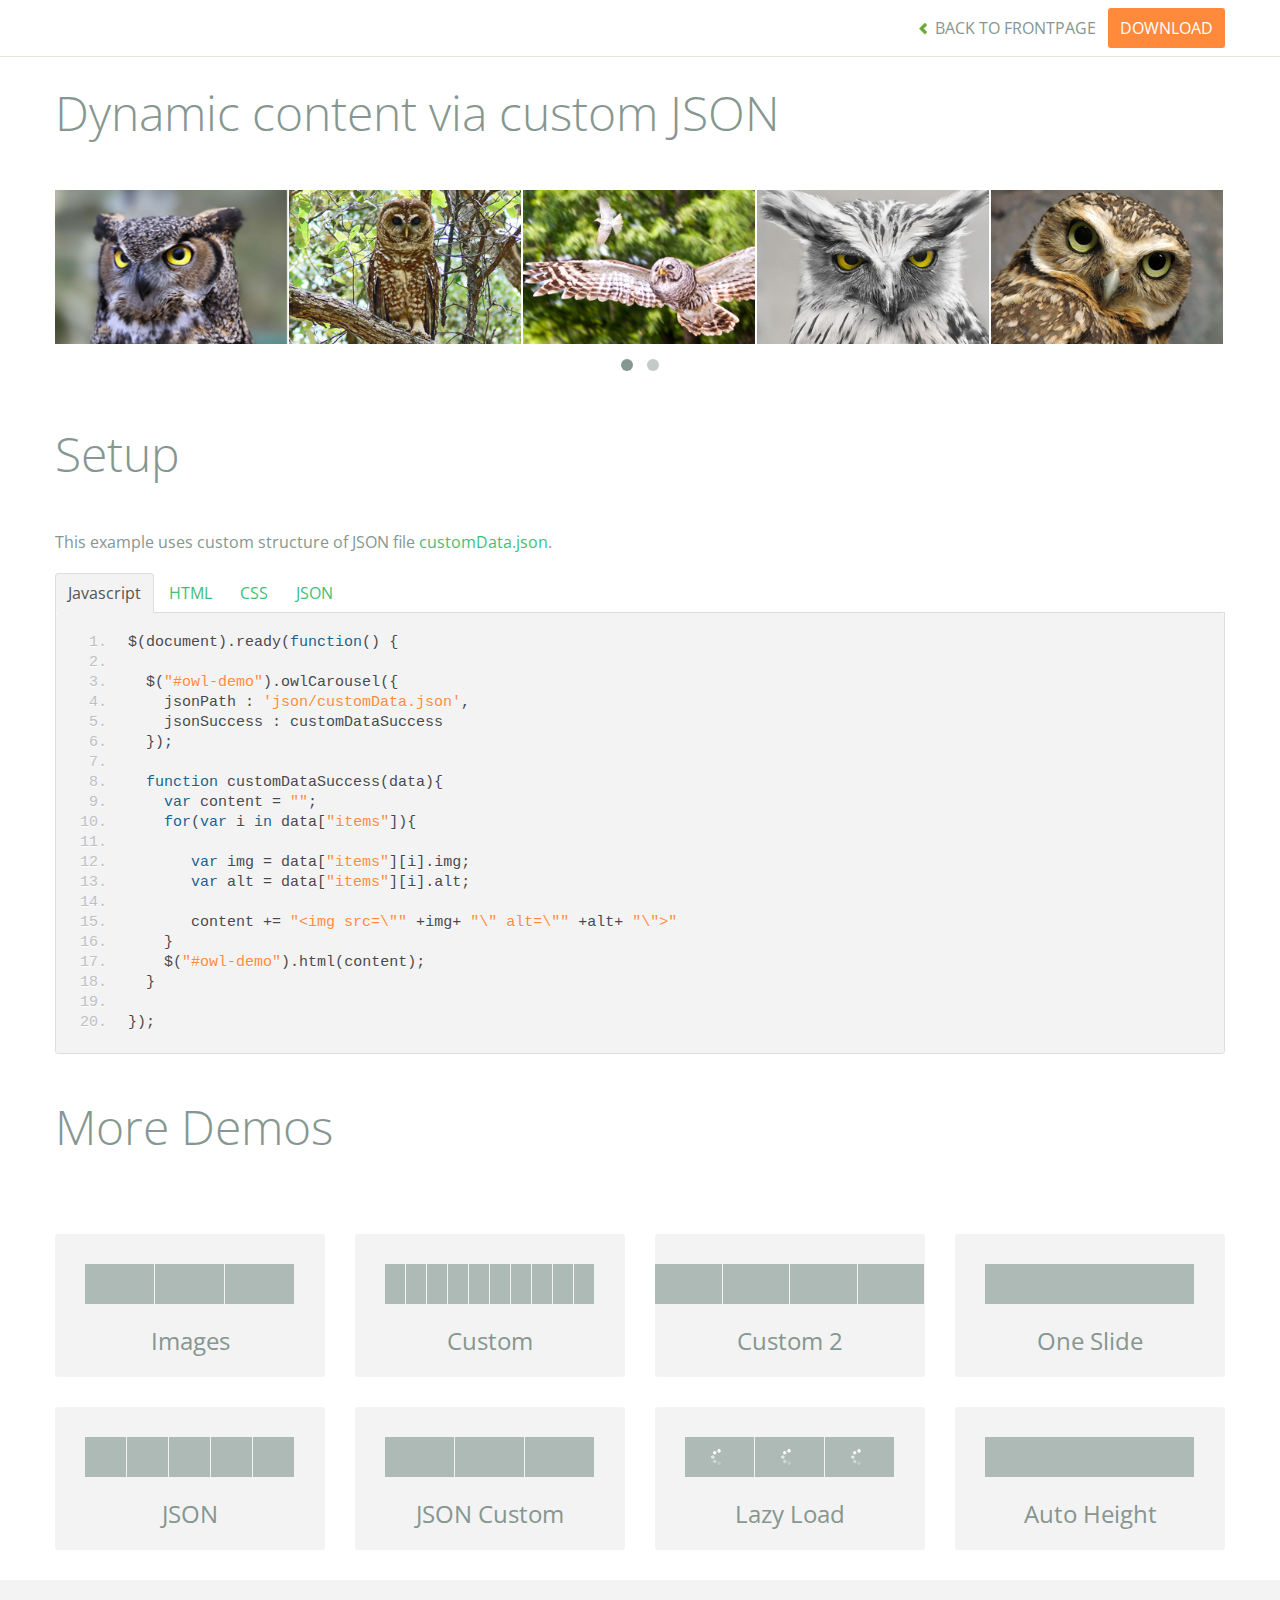
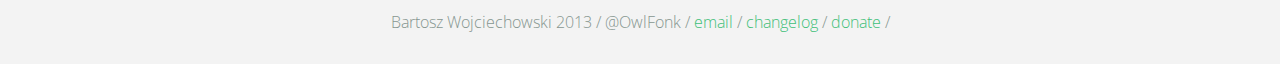
<file: Powerful-Customizable-jQuery-Carousel-Slider-OWL-Carousel/demos/customJson.html>
<!DOCTYPE html>
<html lang="en">
  <head>
    <meta charset="utf-8">
    <title>Owl Carousel - Dynamic content via custom JSON</title>
    <meta name="viewport" content="width=device-width, initial-scale=1.0">
    <meta name="description" content="jQuery Responsive Carousel - Owl Carusel">
    <meta name="author" content="Bartosz Wojciechowski">

    <link href='http://fonts.googleapis.com/css?family=Open+Sans:400italic,400,300,600,700' rel='stylesheet' type='text/css'>
    <link href="../assets/css/bootstrapTheme.css" rel="stylesheet">
    <link href="../assets/css/custom.css" rel="stylesheet">

    <!-- Owl Carousel Assets -->
    <link href="../owl-carousel/owl.carousel.css" rel="stylesheet">
    <link href="../owl-carousel/owl.theme.css" rel="stylesheet">

    <link href="../assets/js/google-code-prettify/prettify.css" rel="stylesheet">

    <!-- Le fav and touch icons -->
    <link rel="apple-touch-icon-precomposed" sizes="144x144" href="../assets/ico/apple-touch-icon-144-precomposed.png">
    <link rel="apple-touch-icon-precomposed" sizes="114x114" href="../assets/ico/apple-touch-icon-114-precomposed.png">
      <link rel="apple-touch-icon-precomposed" sizes="72x72" href="../assets/ico/apple-touch-icon-72-precomposed.png">
                    <link rel="apple-touch-icon-precomposed" href="../assets/ico/apple-touch-icon-57-precomposed.png">
                                   <link rel="shortcut icon" href="../assets/ico/favicon.png">
  </head>
  <body>

      <div id="top-nav" class="navbar navbar-fixed-top">
        <div class="navbar-inner">
          <div class="container">
            <button type="button" class="btn btn-navbar" data-toggle="collapse" data-target=".nav-collapse">
            <span class="icon-bar"></span>
            <span class="icon-bar"></span>
            <span class="icon-bar"></span>
          </button>
            <div class="nav-collapse collapse">
            <ul class="nav pull-right">
              <li><a href="../index.html"><i class="icon-chevron-left"></i> Back to Frontpage</a></li>
              <li><a href="../owl.carousel.zip" class="download download-on" data-spy="affix" data-offset-top="450">Download</a></li>
            </ul>
            <ul class="nav pull-left">
              
            </ul>
            </div>
          </div>
        </div>
      </div>
   
    <div id="title">
      <div class="container">
        <div class="row">
          <div class="span12">
            <h1>Dynamic content via custom JSON</h1>
          </div>
        </div>
      </div>
    </div>

      <div id="demo">
        <div class="container">
          <div class="row">
            <div class="span12">

              <div id="owl-demo" class="owl-carousel">
              </div>
            </div>
          </div>
        </div>

    </div>

    <div id="example-info">
      <div class="container">
        <div class="row">
          <div class="span12">
            <h1>Setup</h1>
            <p>This example uses custom structure of JSON file <a href="json/customData.json">customData.json</a>.
            </p>
            <ul class="nav nav-tabs" id="myTab">
              <li class="active"><a href="#javascript">Javascript</a></li>
              <li><a href="#HTML">HTML</a></li>
              <li><a href="#CSS">CSS</a></li>
              <li><a href="#JSON">JSON</a></li>
            </ul>
             
            <div class="tab-content">

              <div class="tab-pane active" id="javascript">
<pre class="pre-show prettyprint linenums">
$(document).ready(function() {

  $("#owl-demo").owlCarousel({
    jsonPath : 'json/customData.json',
    jsonSuccess : customDataSuccess
  });

  function customDataSuccess(data){
    var content = "";
    for(var i in data["items"]){
       
       var img = data["items"][i].img;
       var alt = data["items"][i].alt;

       content += "&lt;img src=\"" +img+ "\" alt=\"" +alt+ "\"&gt"
    }
    $("#owl-demo").html(content);
  }

});
</pre>  

              </div>

              <div class="tab-pane" id="HTML">
<pre class="pre-show prettyprint linenums">
&lt;div id="owl-demo" class="owl-carousel"&gt;
&lt;/div&gt;
</pre>
              </div>

              <div class="tab-pane" id="CSS">
<pre class="pre-show prettyprint linenums">
#owl-demo .item{
  background: #a1def8;
  padding: 30px 0px;
  display: block;
  margin: 5px;
  color: #FFF;
  -webkit-border-radius: 3px;
  -moz-border-radius: 3px;
  border-radius: 3px;
  text-align: center;
}

</pre>
              </div>
              <div class="tab-pane" id="JSON">
<pre class="pre-show prettyprint linenums">
{
  "items" : [
    {
      "img": "assets/owl1.jpg",
      "alt" : "Owl Image 1"
    },
    {
      "img": "assets/owl2.jpg",
      "alt" : "Owl Image 2"
    },
    {
      "img": "assets/owl3.jpg",
      "alt" : "Owl Image 1"
    },
    {
      "img": "assets/owl4.jpg",
      "alt" : "Owl Image 2"
    },
    {
      "img": "assets/owl5.jpg",
      "alt" : "Owl Image 1"
    },
    {
      "img": "assets/owl6.jpg",
      "alt" : "Owl Image 2"
    }
  ]
}
</pre>
</div>
            </div><!--End Tab Content-->

          </div>
        </div>
      </div>
    </div>

    <div id="more">
      <div class="container">

        <div class="row">
          <div class="span12">
            <h1>More Demos</h1>
          </div>
        </div>

        <div class="row demos-row">
          <div class="span3">
            <a href="images.html" class="demo-box">
              <div class="demo-wrapper demo-images clearfix">
                <div class="demo-slide"><div class="bg"></div></div>
                <div class="demo-slide"><div class="bg"></div></div>
                <div class="demo-slide"><div class="bg"></div></div>
              </div>
              <h3>Images</h3>
            </a>
          </div>

          <div class="span3">
            <a href="custom.html" class="demo-box">
              <div class="demo-wrapper demo-custom clearfix">
                <div class="demo-slide"><div class="bg"></div></div>
                <div class="demo-slide"><div class="bg"></div></div>
                <div class="demo-slide"><div class="bg"></div></div>
                <div class="demo-slide"><div class="bg"></div></div>
                <div class="demo-slide"><div class="bg"></div></div>
                <div class="demo-slide"><div class="bg"></div></div>
                <div class="demo-slide"><div class="bg"></div></div>
                <div class="demo-slide"><div class="bg"></div></div>
                <div class="demo-slide"><div class="bg"></div></div>
                <div class="demo-slide"><div class="bg"></div></div>
              </div>
              <h3>Custom</h3>
            </a>
          </div>

          <div class="span3">
            <a href="itemsCustom.html" class="demo-box">
              <div class="demo-wrapper demo-full clearfix">
                <div class="demo-slide"><div class="bg"></div></div>
                <div class="demo-slide"><div class="bg"></div></div>
                <div class="demo-slide"><div class="bg"></div></div>
                <div class="demo-slide"><div class="bg"></div></div>
              </div>
              <h3>Custom 2</h3>
            </a>
          </div>

          <div class="span3">
            <a href="one.html" class="demo-box">
              <div class="demo-wrapper demo-one clearfix">
                <div class="demo-slide"><div class="bg"></div></div>
              </div>
              <h3>One Slide</h3>
            </a>
          </div>

        </div>
        <div class="row demos-row">
          <div class="span3">
            <a href="json.html" class="demo-box">
              <div class="demo-wrapper demo-Json clearfix">
                <div class="demo-slide"><div class="bg"></div></div>
                <div class="demo-slide"><div class="bg"></div></div>
                <div class="demo-slide"><div class="bg"></div></div>
                <div class="demo-slide"><div class="bg"></div></div>
                <div class="demo-slide"><div class="bg"></div></div>
              </div>
              <h3>JSON</h3>
            </a>
          </div>

          <div class="span3">
            <a href="customJson.html" class="demo-box">
              <div class="demo-wrapper demo-Json-custom clearfix">
                <div class="demo-slide"><div class="bg"></div></div>
                <div class="demo-slide"><div class="bg"></div></div>
                <div class="demo-slide"><div class="bg"></div></div>
              </div>
              <h3>JSON Custom</h3>
            </a>
          </div>

          <div class="span3">
            <a href="lazyLoad.html" class="demo-box">
              <div class="demo-wrapper demo-lazy clearfix">
                <div class="demo-slide"><div class="bg"></div></div>
                <div class="demo-slide"><div class="bg"></div></div>
                <div class="demo-slide"><div class="bg"></div></div>
              </div>
              <h3>Lazy Load</h3>
            </a>
          </div>

          <div class="span3">
            <a href="autoHeight.html" class="demo-box">
              <div class="demo-wrapper demo-height clearfix">
                <div class="demo-slide"><div class="bg"></div></div>
              </div>
              <h3>Auto Height</h3>
            </a>
          </div>

        </div>
      </div>
    </div>


 
    <div id="footer">
      <div class="container">
        <div class="row">
          <div class="span12">
            <h5>Bartosz Wojciechowski 2013 / @OwlFonk / 
            <a href="mailto:owl@owlgraphic.com?subject=Hey Owl!">email</a> / 
            <a href="../changelog.html">changelog</a> /
            <a href="https://www.paypal.com/cgi-bin/webscr?cmd=_s-xclick&hosted_button_id=EFSGXZS7V2U9N">donate</a> / 
            <a href="https://twitter.com/share" class="twitter-share-button" data-url="http://owlgraphic.com/owlcarousel/" data-text="Awesome jQuery Owl Carousel Responsive Plugin" data-via="OwlFonk" data-count="none" data-hashtags="owlcarousel"></a>
            <script>
            var owldomain = window.location.hostname.indexOf("owlgraphic");
            if(owldomain !== -1){
              !function(d,s,id){var js,fjs=d.getElementsByTagName(s)[0],p=/^http:/.test(d.location)?'http':'https';if(!d.getElementById(id)){js=d.createElement(s);js.id=id;js.src=p+'://platform.twitter.com/widgets.js';fjs.parentNode.insertBefore(js,fjs);}}(document, 'script', 'twitter-wjs');
            }
            </script>
            </h5>
          </div>
        </div>
      </div>
    </div>


    <script src="../assets/js/jquery-1.9.1.min.js"></script> 
    <script src="../owl-carousel/owl.carousel.js"></script>


    <!-- Demo -->

    <style>
    #owl-demo img{
        display: block;
        width: 99%;
        height: auto;
    }
    </style>


    <script>
    $(document).ready(function() {

      $("#owl-demo").owlCarousel({
        jsonPath : 'json/customData.json',
        jsonSuccess : customDataSuccess
      });

      function customDataSuccess(data){
        var content = "";
        for(var i in data["items"]){
           
           var img = data["items"][i].img;
           var alt = data["items"][i].alt;

           content += "<img src=\"" +img+ "\" alt=\"" +alt+ "\">"
        }
        $("#owl-demo").html(content);
      }

    });
    </script>


    <script src="../assets/js/bootstrap-collapse.js"></script>
    <script src="../assets/js/bootstrap-transition.js"></script>
    <script src="../assets/js/bootstrap-tab.js"></script>

    <script src="../assets/js/google-code-prettify/prettify.js"></script>
	  <script src="../assets/js/application.js"></script>

  </body>
</html>
</file>
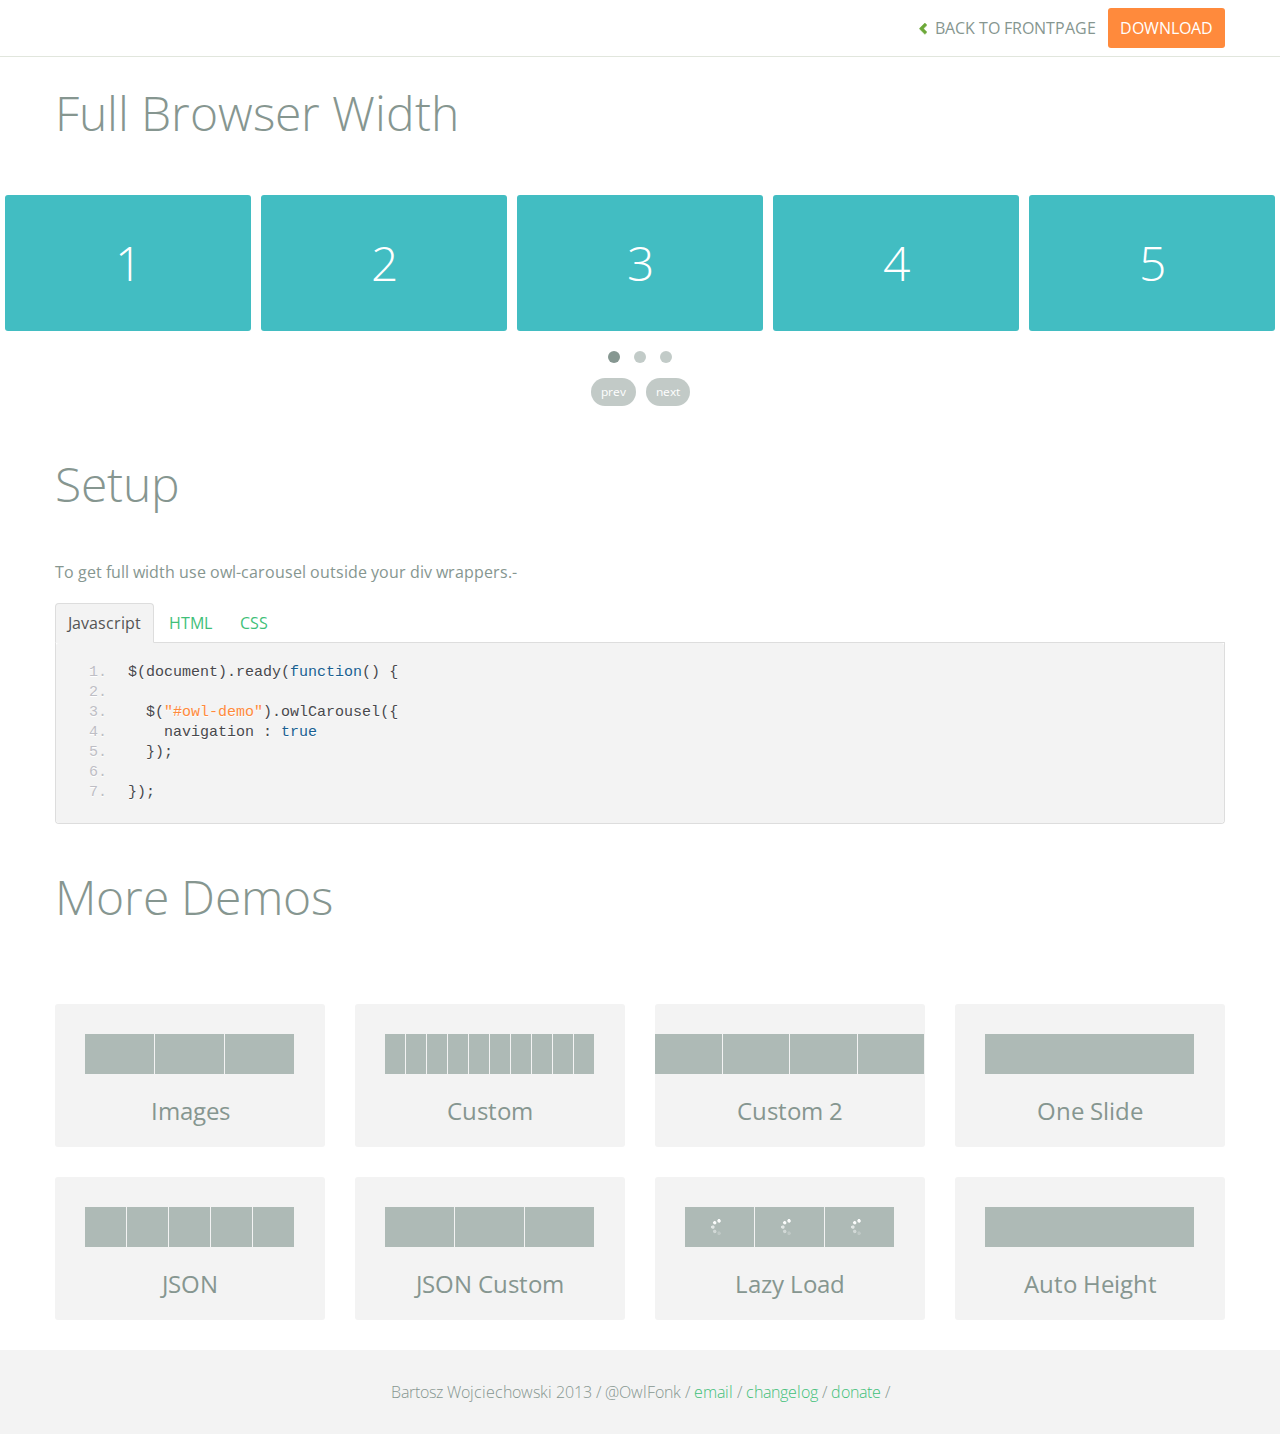
<file: Powerful-Customizable-jQuery-Carousel-Slider-OWL-Carousel/demos/full.html>
<!DOCTYPE html>
<html lang="en">
  <head>
    <meta charset="utf-8">
    <title>Owl Carousel - Full Width Demo</title>
    <meta name="viewport" content="width=device-width, initial-scale=1.0">
    <meta name="description" content="jQuery Responsive Carousel - Owl Carusel">
    <meta name="author" content="Bartosz Wojciechowski">
    
    <link href='http://fonts.googleapis.com/css?family=Open+Sans:400italic,400,300,600,700' rel='stylesheet' type='text/css'>
    <link href="../assets/css/bootstrapTheme.css" rel="stylesheet">
    <link href="../assets/css/custom.css" rel="stylesheet">

    <!-- Owl Carousel Assets -->
    <link href="../owl-carousel/owl.carousel.css" rel="stylesheet">
    <link href="../owl-carousel/owl.theme.css" rel="stylesheet">

    <link href="../assets/js/google-code-prettify/prettify.css" rel="stylesheet">

	
    <!-- Le fav and touch icons -->
    <link rel="apple-touch-icon-precomposed" sizes="144x144" href="../assets/ico/apple-touch-icon-144-precomposed.png">
    <link rel="apple-touch-icon-precomposed" sizes="114x114" href="../assets/ico/apple-touch-icon-114-precomposed.png">
      <link rel="apple-touch-icon-precomposed" sizes="72x72" href="../assets/ico/apple-touch-icon-72-precomposed.png">
                    <link rel="apple-touch-icon-precomposed" href="../assets/ico/apple-touch-icon-57-precomposed.png">
                                   <link rel="shortcut icon" href="../assets/ico/favicon.png">
  </head>
  <body>

      <div id="top-nav" class="navbar navbar-fixed-top">
        <div class="navbar-inner">
          <div class="container">
            <button type="button" class="btn btn-navbar" data-toggle="collapse" data-target=".nav-collapse">
            <span class="icon-bar"></span>
            <span class="icon-bar"></span>
            <span class="icon-bar"></span>
          </button>
            <div class="nav-collapse collapse">
            <ul class="nav pull-right">
              <li><a href="../index.html"><i class="icon-chevron-left"></i> Back to Frontpage</a></li>
              <li><a href="../owl.carousel.zip" class="download download-on" data-spy="affix" data-offset-top="450">Download</a></li>
            </ul>
            <ul class="nav pull-left">
              
            </ul>
            </div>
          </div>
        </div>
      </div>
   
    <div id="title">
      <div class="container">
        <div class="row">
          <div class="span12">
            <h1>Full Browser Width</h1>
          </div>
        </div>
      </div>
    </div>

      <div id="demo">

        <div id="owl-demo" class="owl-carousel">
          
          <div class="item"><h1>1</h1></div>
          <div class="item"><h1>2</h1></div>
          <div class="item"><h1>3</h1></div>
          <div class="item"><h1>4</h1></div>
          <div class="item"><h1>5</h1></div>
          <div class="item"><h1>6</h1></div>
          <div class="item"><h1>7</h1></div>
          <div class="item"><h1>8</h1></div>
          <div class="item"><h1>9</h1></div>
          <div class="item"><h1>10</h1></div>
          <div class="item"><h1>11</h1></div>
          <div class="item"><h1>12</h1></div>

        </div>

    </div>

    <div id="example-info">
      <div class="container">
        <div class="row">
          <div class="span12">
            <h1>Setup</h1>
            <p>To get full width use owl-carousel outside your div wrappers.-</p>
            <ul class="nav nav-tabs" id="myTab">
              <li class="active"><a href="#javascript">Javascript</a></li>
              <li><a href="#HTML">HTML</a></li>
              <li><a href="#CSS">CSS</a></li>
            </ul>
             
            <div class="tab-content">

              <div class="tab-pane active" id="javascript">
<pre class="pre-show prettyprint linenums">
$(document).ready(function() {

  $("#owl-demo").owlCarousel({
    navigation : true
  });

});
</pre>  

              </div>

              <div class="tab-pane" id="HTML">
<pre class="pre-show prettyprint linenums">
&lt;div id="owl-demo" class="owl-carousel owl-theme"&gt;
          
  &lt;div class="item"&gt;&lt;h1&gt;1&lt;/h1&gt;&lt;/div&gt;
  &lt;div class="item"&gt;&lt;h1&gt;2&lt;/h1&gt;&lt;/div&gt;
  &lt;div class="item"&gt;&lt;h1&gt;3&lt;/h1&gt;&lt;/div&gt;
  &lt;div class="item"&gt;&lt;h1&gt;4&lt;/h1&gt;&lt;/div&gt;
  &lt;div class="item"&gt;&lt;h1&gt;5&lt;/h1&gt;&lt;/div&gt;
  &lt;div class="item"&gt;&lt;h1&gt;6&lt;/h1&gt;&lt;/div&gt;
  &lt;div class="item"&gt;&lt;h1&gt;7&lt;/h1&gt;&lt;/div&gt;
  &lt;div class="item"&gt;&lt;h1&gt;8&lt;/h1&gt;&lt;/div&gt;
  &lt;div class="item"&gt;&lt;h1&gt;9&lt;/h1&gt;&lt;/div&gt;
  &lt;div class="item"&gt;&lt;h1&gt;10&lt;/h1&gt;&lt;/div&gt;
  &lt;div class="item"&gt;&lt;h1&gt;11&lt;/h1&gt;&lt;/div&gt;
  &lt;div class="item"&gt;&lt;h1&gt;12&lt;/h1&gt;&lt;/div&gt;

&lt;/div&gt;
</pre>
              </div>

              <div class="tab-pane" id="CSS">
<pre class="pre-show prettyprint linenums">
#owl-demo .item{
  background: #42bdc2;
  padding: 30px 0px;
  margin: 10px;
  color: #FFF;
  -webkit-border-radius: 3px;
  -moz-border-radius: 3px;
  border-radius: 3px;
  text-align: center;
}
</pre>
              </div>
            </div><!--End Tab Content-->

          </div>
        </div>
      </div>
    </div>

    <div id="more">
      <div class="container">

        <div class="row">
          <div class="span12">
            <h1>More Demos</h1>
          </div>
        </div>

        <div class="row demos-row">
          <div class="span3">
            <a href="images.html" class="demo-box">
              <div class="demo-wrapper demo-images clearfix">
                <div class="demo-slide"><div class="bg"></div></div>
                <div class="demo-slide"><div class="bg"></div></div>
                <div class="demo-slide"><div class="bg"></div></div>
              </div>
              <h3>Images</h3>
            </a>
          </div>

          <div class="span3">
            <a href="custom.html" class="demo-box">
              <div class="demo-wrapper demo-custom clearfix">
                <div class="demo-slide"><div class="bg"></div></div>
                <div class="demo-slide"><div class="bg"></div></div>
                <div class="demo-slide"><div class="bg"></div></div>
                <div class="demo-slide"><div class="bg"></div></div>
                <div class="demo-slide"><div class="bg"></div></div>
                <div class="demo-slide"><div class="bg"></div></div>
                <div class="demo-slide"><div class="bg"></div></div>
                <div class="demo-slide"><div class="bg"></div></div>
                <div class="demo-slide"><div class="bg"></div></div>
                <div class="demo-slide"><div class="bg"></div></div>
              </div>
              <h3>Custom</h3>
            </a>
          </div>

          <div class="span3">
            <a href="itemsCustom.html" class="demo-box">
              <div class="demo-wrapper demo-full clearfix">
                <div class="demo-slide"><div class="bg"></div></div>
                <div class="demo-slide"><div class="bg"></div></div>
                <div class="demo-slide"><div class="bg"></div></div>
                <div class="demo-slide"><div class="bg"></div></div>
              </div>
              <h3>Custom 2</h3>
            </a>
          </div>

          <div class="span3">
            <a href="one.html" class="demo-box">
              <div class="demo-wrapper demo-one clearfix">
                <div class="demo-slide"><div class="bg"></div></div>
              </div>
              <h3>One Slide</h3>
            </a>
          </div>

        </div>
        <div class="row demos-row">
          <div class="span3">
            <a href="json.html" class="demo-box">
              <div class="demo-wrapper demo-Json clearfix">
                <div class="demo-slide"><div class="bg"></div></div>
                <div class="demo-slide"><div class="bg"></div></div>
                <div class="demo-slide"><div class="bg"></div></div>
                <div class="demo-slide"><div class="bg"></div></div>
                <div class="demo-slide"><div class="bg"></div></div>
              </div>
              <h3>JSON</h3>
            </a>
          </div>

          <div class="span3">
            <a href="customJson.html" class="demo-box">
              <div class="demo-wrapper demo-Json-custom clearfix">
                <div class="demo-slide"><div class="bg"></div></div>
                <div class="demo-slide"><div class="bg"></div></div>
                <div class="demo-slide"><div class="bg"></div></div>
              </div>
              <h3>JSON Custom</h3>
            </a>
          </div>

          <div class="span3">
            <a href="lazyLoad.html" class="demo-box">
              <div class="demo-wrapper demo-lazy clearfix">
                <div class="demo-slide"><div class="bg"></div></div>
                <div class="demo-slide"><div class="bg"></div></div>
                <div class="demo-slide"><div class="bg"></div></div>
              </div>
              <h3>Lazy Load</h3>
            </a>
          </div>

          <div class="span3">
            <a href="autoHeight.html" class="demo-box">
              <div class="demo-wrapper demo-height clearfix">
                <div class="demo-slide"><div class="bg"></div></div>
              </div>
              <h3>Auto Height</h3>
            </a>
          </div>

        </div>
      </div>
    </div>


 
    <div id="footer">
      <div class="container">
        <div class="row">
          <div class="span12">
            <h5>Bartosz Wojciechowski 2013 / @OwlFonk / 
            <a href="mailto:owl@owlgraphic.com?subject=Hey Owl!">email</a> / 
            <a href="../changelog.html">changelog</a> /
            <a href="https://www.paypal.com/cgi-bin/webscr?cmd=_s-xclick&hosted_button_id=EFSGXZS7V2U9N">donate</a> / 
            <a href="https://twitter.com/share" class="twitter-share-button" data-url="http://owlgraphic.com/owlcarousel/" data-text="Awesome jQuery Owl Carousel Responsive Plugin" data-via="OwlFonk" data-count="none" data-hashtags="owlcarousel"></a>
            <script>
            var owldomain = window.location.hostname.indexOf("owlgraphic");
            if(owldomain !== -1){
              !function(d,s,id){var js,fjs=d.getElementsByTagName(s)[0],p=/^http:/.test(d.location)?'http':'https';if(!d.getElementById(id)){js=d.createElement(s);js.id=id;js.src=p+'://platform.twitter.com/widgets.js';fjs.parentNode.insertBefore(js,fjs);}}(document, 'script', 'twitter-wjs');
            }
            </script>
            </h5>
          </div>
        </div>
      </div>
    </div>


    <script src="../assets/js/jquery-1.9.1.min.js"></script> 
    <script src="../owl-carousel/owl.carousel.js"></script>

    <!-- Demo -->

    <style>
    #owl-demo .item{
        background: #42bdc2;
        padding: 30px 0px;
        margin: 5px;
        color: #FFF;
        -webkit-border-radius: 3px;
        -moz-border-radius: 3px;
        border-radius: 3px;
        text-align: center;
    }
    </style>

    <script>
    $(document).ready(function() {
      $("#owl-demo").owlCarousel({
        navigation : true
      });
    });

    </script>
    

    <script src="../assets/js/bootstrap-collapse.js"></script>
    <script src="../assets/js/bootstrap-transition.js"></script>
    <script src="../assets/js/bootstrap-tab.js"></script>

    <script src="../assets/js/google-code-prettify/prettify.js"></script>
	  <script src="../assets/js/application.js"></script>

  </body>
</html>
</file>
<file: Powerful-Customizable-jQuery-Carousel-Slider-OWL-Carousel/assets/js/google-code-prettify/prettify.css>
.com { color: #93a1a1; }
.lit { color: #195f91; }
.pun, .opn, .clo { color: #93a1a1; }
.fun { color: #dc322f; }
.str, .atv { color: #ff8a3c; }
.kwd, .prettyprint .tag { color: #195f91; }
.typ, .atn, .dec, .var { color: #3fbf79; }
.pln { color: #48484c; }
.pun{ color:#48484c; }
pre.prettyprint {
  padding: 20px;
  background-color: #f3f3f3;
  border: 0px solid #e1e1e8;
}


/* Specify class=linenums on a pre to get line numbering */
ol.linenums {
  margin: 0 0 0 40px; /* IE indents via margin-left */
}
ol.linenums li {
  padding-left: 12px;
  color: #bebec5;
  line-height: 20px;
  text-shadow: 0 1px 0 #fff;
}
</file>
<file: style.css>
:root{
    --bg-color:#00235A    ;
    --secandary-color:#0742a2;
    --red-color:#ff3150;
    --orange:#FF5E15
    ;
}
body{
    font-family: "Roboto", sans-serif;
}
.main-btn{
    background-color: var(--secandary-color);
    color:white;
    padding: .5rem 1rem;
    text-decoration: none;
    cursor: pointer;
    
}
/* .main-btn:hover{


} */
/* start navbar */
.navbar .brand-name{
  padding-top: 18px;
  line-height: 1.3;
  font-size: 17px;
  font-weight: 600;color: var(--secandary-color);
}
.sidebar .lang-name{
  color: var(--secandary-color);
  text-decoration:underline
}
.sidebar .offcanvas-body .nav-link.active{
  color: var(--secandary-color);
  font-weight: 700;
}
.sidebar .offcanvas-body .nav-link{
  color: black;
  font-weight: 600;
}
.sidebar .offcanvas-body .nav-link.active:hover,
.sidebar .offcanvas-body .nav-link:hover{
  color: var(--secandary-color);
}
@media(max-width :991px){
  .sidebar{
    backdrop-filter:blur(70px) !important;
    
    
  }
  .sidebar .offcanvas-body
  {
    background-color: var(--secandary-color);
  }

  .sidebar .offcanvas-body .nav-link.active,
  .sidebar .offcanvas-body .nav-link{
    color: white;
  }
  .sidebar .offcanvas-body .nav-link.active:hover,
.sidebar .offcanvas-body .nav-link:hover{
  color:black;
}
}


/* end navbar */
/* start carsoul */
.carousel-indicators [data-bs-target]{
  background-clip:border-box !important;
  width: 22px !important;
  border-radius: 50%;
  
}
.c-item{
    max-height: 100vh;
}


.carousel-control-prev,
.carousel-control-next
{
    width:2rem !important;
    height: 2rem ;
    top: 50% !important;
    padding: 30px !important;
    background-color: var(--secandary-color) !important;
    margin-left: 25px !important;
    margin-right: 25px !important;
   
}

.carousel-control-prev-icon,
.carousel-control-next-icon{
    display: inline-block;
    width: 2rem;
    height: 2rem;
    /* background-repeat: no-repeat;
    background-position: 50%;
    background-size: 100% 100%; */
    font-size: 20px;
    padding: 20px;
} 


/* end carsoul */
/* start about */
.about .about-content p{
font-size: 14px;
}
.about-content{
    max-width: 90%;
}
/* end about */
/* start whT WE DO */
.banner{
    background-color: var(--secandary-color);
    color: white;
   
}
.banner::after{
  content: "WHAT WE DO";
  display: flex;
  align-items: center;
  justify-content: center;
  font-size: 60px;
  font-weight: 600;
  margin: 17px;
 
  
}
.banner h1{
    font-size: 60px;
}
.our-works .item{
  position: relative;
}
.our-works .item::after{
  content: '';
  position: absolute;
  background-color: var(--secandary-color);
  width: 120px;
  height: 2px;
  transition: .5s;
}
.our-works .item h1{
font-size: 100px;

;
font-weight: bold;
}

.our-works .item .cl{
color: #DBDBDB;
transition: .5s;
}
.our-works .item:hover .child,
.our-works .item:hover::after{
color: var(--secandary-color) !important;
width: 100%;
transition: .5s;
}


/* end what-we-do */
/* start our-service */
.our-service{
    background-color: var(--yellow);
}
.our-service .item span{
    color:var(--secandary-color);
    border-bottom: 2px solid var(--secandary-color);
}
.our-service .main-btn{
    padding: .7rem 6rem  ;
    font-weight: 600;
}
.our-service .item{
  position: relative;
  overflow: hidden;
  transition: .5s;
  
}
.our-service .item::before{
  background-color: var(--secandary-color);
  content: '';
  width: 100%;
  height: 100%;
  position: absolute;
  transform: scale(0);
  z-index: -1;
  transform-origin: center; 
  transition: .5s;
  opacity: 0;
  
}
.our-service .item:hover{
  color: white;

}
.our-service .item:hover::before{
  transform: scale(1);
  transition: .5s;
  opacity: 1;
}
.our-service #image-container {
 
  transition: filter 0.3s; /* Smooth transition */
}
.our-service .item:hover span
{
  color: white;
  border-bottom: 2px solid white;
}
/* Change the image color to white on hover */
.our-service .item:hover #image-container{
  filter: invert(100%) brightness(300%) contrast(100%);
}
/* end our-service */
/* start projects */
#owl-demo .item{
    margin: 3px;
  }
  #owl-demo .item img{
    display: block;
    width: 100%;
    height: auto;
  }
  .owl-carousel .owl-nav button.owl-next,
  .owl-carousel .owl-nav button.owl-prev{
    background-color: var(--secandary-color) !important;
    width:  3rem ;
    border-radius: 0;
    height: 3rem;
    opacity: .5;
    margin-top: 3rem;
    
  }
  .owl-carousel .owl-nav button.owl-next{
    margin-left: 12px;
  }
  .owl-carousel .owl-nav button.owl-prev{
    margin-right: 12px;
  }
  .owl-carousel .owl-nav button.owl-next:hover,
  .owl-carousel .owl-nav button.owl-prev:hover{
    opacity: 1;
  }
  .owl-carousel .owl-nav button.owl-prev svg,
  .owl-carousel .owl-nav button.owl-next svg{
    color: white;
    font-size: 20px;
    
  }

  .project-carsoul .header .main-btn{
    padding: 1rem 5rem  ;
    font-weight: 600;
    
  }
  .project-carsoul .owl-carousel .btn-link{
    
    color: var(--secandary-color);
    font-weight: 600;

  }
  .project-carsoul .owl-carousel .btn-link:hover{
    /* border-bottom: 1.5px solid var(--orange); */
    color: var(--orange);
  }
  .project-carsoul .card{
    overflow: hidden;
    position: relative;
    
  }
  .project-carsoul .card::before{
    background-image:url(images/Rectangle\ 14\ \(1\).png);
    content: '';
    width: 100%;
    height: 100%;
    position: absolute;

    transform-origin: center; 
    transition: .5s;
    top: 0;
    background-repeat: no-repeat;
    background-size: 100%;
    background-position-x: center; 
  }
  .project-carsoul .card:hover::before{
    background-size: 185%;
    background-position-x: center;
    transition: .5s;
    top: 0;
    background-image: linear-gradient(rgba(11, 31, 83, 0.6),rgba(11, 31, 83, 0.2)),url(images/Rectangle\ 14\ \(1\).png);
   
    
  }

  
  .project-carsoul .card:hover .card-body{
    z-index: 2;
    color: white;

  }
  .project-carsoul .card:hover .card-body a{
   color: white; 
   /* border-bottom: 1.5px solid white; */
  }
  .project-carsoul .card img{
    visibility: hidden;
    
  } 
  @media(max-width :991px){
    .project-carsoul .card:hover::before{
      background-size:200%;
      background-position-x: center;
      transition: .5s;
      top: 0;
      background-image: linear-gradient(rgba(11, 31, 83, 0.6),rgba(11, 31, 83, 0.2)),url(images/Rectangle\ 14\ \(1\).png);
     
    }
  }
  @media(max-width :px){
    .project-carsoul .card:hover::before{
      background-size:200%;
      background-position-x: center;
      transition: .5s;
      top: 0;
      background-image: linear-gradient(rgba(11, 31, 83, 0.6),rgba(11, 31, 83, 0.2)),url(images/Rectangle\ 14\ \(1\).png);
     
    }
  }
 /* .project-carsoul .card:hover .image-container{
    transform: scale(2.3);
    transition: .5s all ease-in;
    opacity: .5;
    top: 0;
  }  */
/* end projects */
/* our-clients */
.clients .main-btn{
    padding: .7rem 6rem  ;
    font-weight: 600;
}
/* ourclients */
/* start footer */
.footer{
    background-color: var(--secandary-color);
}
.footer .location{
  background-color: #003B98 ;
  
}
.footer .contact{
  background-color:#003B98 ;
}
.footer .social{
  background-color: #0061A7
  ;
}
/* end footer */
/* copyright */
.copyright .com-name{
  color: var(--secandary-color);
}
/* endcopyright */
.image-container .box{
  overflow: hidden;
  position: relative;
}
.image-container .box::before{
  content: "";
  background-color: white;
  position: absolute;
  width: 100%;
  height: 100%;
  clip-path: polygon(0 49%, 49.5% 49%, 49.5% 0, 51% 0, 51% 49%, 100% 49%, 100% 51%, 51% 51%, 51% 100%, 49.5% 100%, 49.5% 51%, 0 51%);
    
  
}


/* page banner */
.page-banner{
  position: relative;
  overflow: hidden;
  min-height: 60vh;
}

.page-banner::before{
  content: '';
  background-image: linear-gradient(rgba(11, 31, 83, 0.4),rgba(11, 31, 83, 0.4)),url(images/754a4c3f64c9b30a2affcdc78d6adf62.jfif);
  position: absolute;
  width: 100%;
  height: 100%;
  z-index: -1;
  
}

/* end page banner */
/* start mission */
.mission  .head-content{
color: var(--secandary-color);
}


.mission .item{
  position: relative;
  overflow: hidden;
  transition: .5s;
  
}
.mission .item::before{
  background-color: var(--secandary-color);
  content: '';
  width: 100%;
  height: 100%;
  position: absolute;
  transform: scale(0);
  z-index: -1;
  transform-origin: center; 
  transition: .5s;
  opacity: 0;
  
}
.mission .item:hover{
  color: white;

}
.mission .item:hover .head-content{
  color: white;
 

}
.mission .item:hover::before{
  transform: scale(1);
  transition: .5s;
  opacity: 1;
  transform-origin: center;
}
.mission #image-container {
 
  transition: filter 0.3s; /* Smooth transition */
  
}
.mission .item:hover span
{
  color: white;
  border-bottom: 2px solid white;
}
/* Change the image color to white on hover */
.mission .item:hover #image-container{
  filter: invert(100%) brightness(300%) contrast(100%);
}
/* end mission */
/* pagination */
.pagination li .prev,
.pagination li .next{
background-color: var(--secandary-color) !important;
color:white  !important;
}
/* end pagination */
/* contact */
.contact-form{
  max-width: 550px;
 margin: auto;
 
  text-align: center;
}


.contact-form form .phone1{
  border-right: none;
}
.contact-form form .phone2{
  border-left: none;
}
.contact-form form input,
.contact-form form textarea {
  border-radius: 0;
}
.contact-form form input[type='submit']{
  background-color: var(--secandary-color);
  ;
}
</file>
<file: Powerful-Customizable-jQuery-Carousel-Slider-OWL-Carousel/assets/css/custom.css>
/* Owl Carousel Bootstrap Custom CSS */

/* Header Navigation */
#top-nav{
	border-bottom: 1px solid #e1e6dd;
	background: #FFF;
	-webkit-transform: translateZ(0)

}
#top-nav.navbar{
	margin-bottom: 0px;

}
#top-nav.navbar .nav{
	margin: 8px 0px;
}
	
#top-nav.navbar .nav > li > a {
	padding: 6px 12px;
	margin: 0px;
	text-transform: uppercase;
	font-weight: 400;

	-webkit-transition: background-color 200ms ease;
	-moz-transition: background-color 200ms ease;
	-o-transition: background-color 200ms ease;
	transition: background-color 200ms ease;
}
#top-nav.navbar .nav > li > a.download{
	-webkit-border-radius: 3px;
	-moz-border-radius: 3px;
	border-radius: 3px;
}

#top-nav.navbar .nav > li > a.download-on{
	background-color: #ff8a3c;
	color: #ffffff;
}
#top-nav.navbar .nav > li > a.download-on:hover{
	color: #ffffff;
	background-color: #ff7920;
}
.btn-navbar span.icon-bar{
	margin-top: 0px;
}

/* Header  */

#header{
	background: #f1f1f1;
	padding: 100px 0 100px;
}
#header h1{
	color: #7fc242;
	margin-bottom: 10px;
	margin-top: 40px;
}
#header h3{
	margin-bottom: 30px;
	width: 400px;
}
#header .btn-success {
	padding: 15px 30px;
	margin-bottom: 5px;
}
#header .logo{
	display: block;
	margin-top:60px;
	float: right
}
img.arrow-down{
	margin: 0 auto;
	display: block;
}
h1{
	margin-top: 80px;
}

pre.pre-show{
	margin: 40px 0px;

}
.tab-content pre.pre-show{
	margin: 0px 0px 0px 0px;
}
.nav-tabs{
	margin-top: 20px;
	margin-bottom: 0px;
	
}
.tab-content{
	border-left: 1px solid #ddd;
	border-right: 1px solid #ddd;
	border-bottom: 1px solid #ddd;
	-webkit-border-radius: 0px 0px 4px 4px;
	-moz-border-radius: 0px 0px 4px 4px;
	border-radius: 0px 0px 4px 4px;
	
}
/* Content */
.table th, .table td {
padding: 8px 12px;
}

/* Footer */

#footer{
	padding: 20px 0px;
	background: #f3f3f3;
	text-align: center
}
.twitter-share-button{
	top: 4px;
	position: relative;
}

/* Demo Slides */

#owl-example .item{
	padding: 30px 0px;
	margin: 10px;
	color: #FFF;
	-webkit-border-radius: 3px;
	-moz-border-radius: 3px;
	border-radius: 3px;
	text-align: center;
}
#owl-example .item img{
	width: auto;
	margin: 0 auto;
	display: block;
}
#owl-example .item h3{
	font-size: 28px;
	font-weight: 300;
	margin: 25px 0 0;
}
#owl-example .item h4{
	margin: 5px 0 0;
	font-size: 18px;
}
.item h1{
	margin: inherit;
}

.orange{
	background: #ff8a3c;
}
.darkCyan{
	background: #42bdc2;
}
.forestGreen{
	background: #7fc242;
}
.yellow {
	background: #ffd800;
}
.dodgerBlue {
	background: #388bd1;
}
.skyBlue {
	background: #a1def8;
}
.zombieGreen {
	background: #3fbf79;
}
.violet {
	background: #db6ac5;
}
.yellowLight {
	background: #fee664;
}
.steelGray {
	background: #cad3d0;
}

/* More Demo Box */

#example-info h1,
#more h1{
	margin-top: 40px;
}
.demos-row{
	margin-top: 30px;
	margin-bottom: 30px;
}
.demo-page{
	margin-top: 0px;
	margin-bottom: 100px;
}
.demo-box{
	display: block;
	background: #f3f3f3;
	text-align: center;
	font-size: 18px;
	-webkit-border-radius: 3px;
	-moz-border-radius: 3px;
	border-radius: 3px;
}
.demo-box h3{
	padding-bottom:20px;
	margin: 0px;
	color: #869690;
}
.demo-box:hover{
	text-decoration: none;
}
.demo-wrapper{
	padding: 30px 0px 20px 0px;
	padding-left: 30px;
	padding-right: 30px;
}
.demo-slide {
	float: left;
}
.demo-slide .bg{
	background: #aebab6;
	margin-right: 1px;
	height: 100%;
}
.demo-box:hover .demo-slide .bg{
	background: #7fc242;
}
/* Images */
.demo-images .demo-slide{
	height: 40px;
	width: 33.3333333%;
}

/* Full */
.demo-full {
	padding-left: 0px;
	padding-right: 0px;
}
.demo-full .demo-slide{
	height: 40px;
	width: 25%;
}

/* Custom */
.demo-custom .demo-slide{
	height: 40px;
	width: 10%;
}
/* One */
.demo-one .demo-slide{
	height: 40px;
	width: 100%;
}

/* json */

.demo-Json .demo-slide {
	height: 40px;
	width: 20%;
}
.demo-Json-custom .demo-slide{
	height: 40px;
	width: 33.3333333%;
}
/* loading icon */

.demo-lazy .demo-slide{
	height: 40px;
	width: 33.3333333%;
}
.demo-lazy .demo-slide .bg{
background: url('../img/AjaxLoader.gif') no-repeat center center #aebab6;
}

/* Auto Height */
.demo-height .demo-slide{
	height: 40px;
	width: 100%;
}

/* Changelog  */
#changelog{
	margin-bottom: 40px;
}
#changelog .label{
	margin-bottom:10px;
}
#changelog .log{
	margin-bottom: 30px;
	padding-bottom: 30px;
	border-bottom: 1px solid #e1e6dd;
}
/* Faq */
#faq dt {
	line-height: 26px;
}
#faq dd{
	line-height: 22px;
	margin-bottom: 20px;
}



/* Responsive Stuff */


@media (max-width: 979px) {
	.navbar-fixed-top .navbar-inner, .navbar-fixed-bottom .navbar-inner {
	padding: 0px;
	}
	.navbar-fixed-top, .navbar-fixed-bottom {
	position: fixed;
	}
}
@media (max-width: 768px) {
	.navbar.navbar-fixed-top{
		position: static;
	}
	.btn.btn-navbar{
		margin: 9px 20px 9px 8px;
		padding: 10px 10px;
	}
	.nav-collapse .nav > li{
		border-top: 1px solid #e1e6dd;
		text-align: center
	}
	#header .logo{
		margin-top:40px;
		margin: 20px auto 0px;
		float: none;
		height: 150px;
	}
	#header {
		text-align: center;
		padding: 60px 0px 30px;
	}
	#header h1{
		margin: 10px 0;
	}
	#header h3{
	margin-bottom: 10px;
	width: auto;
	padding: 0px 20px;
	}
	h1 {
		font-size: 38px;
		margin: 20px 0;
	}
	h2 {
		font-size: 24px;
	}
	h3 {
		font-size: 20px;
	}
	h4 {
		font-size: 16px;
	}
	h5 {
		font-size: 13px;
	}
	h6 {
		font-size: 12px;
	}

}


@media (max-width: 480px) {
	.navbar-fixed-top, .navbar-fixed-bottom {
	position: static;
	}
	#header {
		text-align: center;
		padding: 20px 0px 20px;
	}
	#header .logo{
		margin-top:0px;
	}

}

/*
NO MORE TABLES!! ;)
*/
@media (max-width: 767px) {

	.hp-table table, .hp-table thead, .hp-table .hp-table tbody, .hp-table th, .hp-table td, .hp-table tr { 
		display: block; 
	}
	.hp-table thead tr { 
		display: none;
	}
	.hp-table tr { border: 0px solid #ccc; margin-bottom: 10px; }
	
	.hp-table td:before { 
		top: 6px;
		left: 6px;
		width: 45%; 
		padding-right: 10px; 
		white-space: nowrap;
	}

	.hp-table td:nth-of-type(2):before { 
		content: "Default:";
		font-weight: bold;
	}
	.hp-table td:nth-of-type(3):before { 
		content: "Type:";
		font-weight: bold;
	}
	.hp-table td:nth-of-type(4):before { 
		content: "Description:";
		font-weight: bold;
	}
}
</file>
